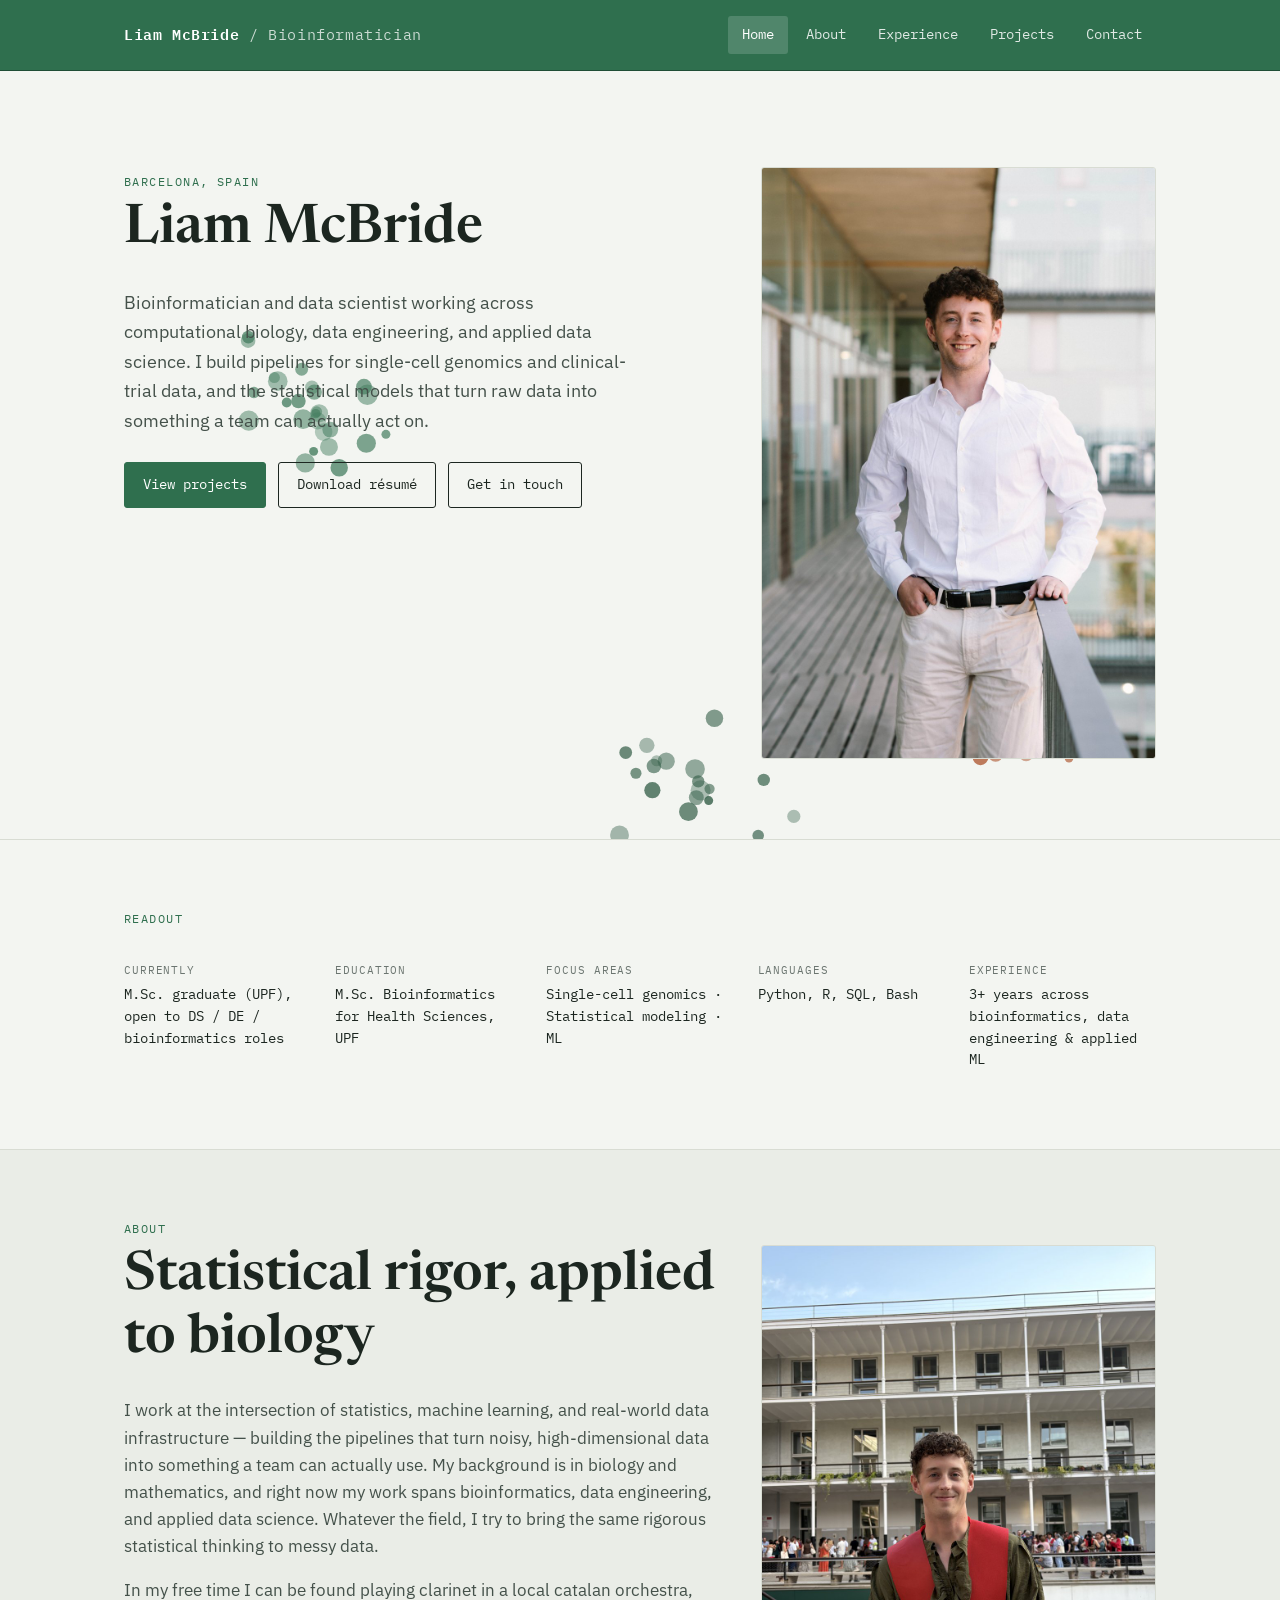
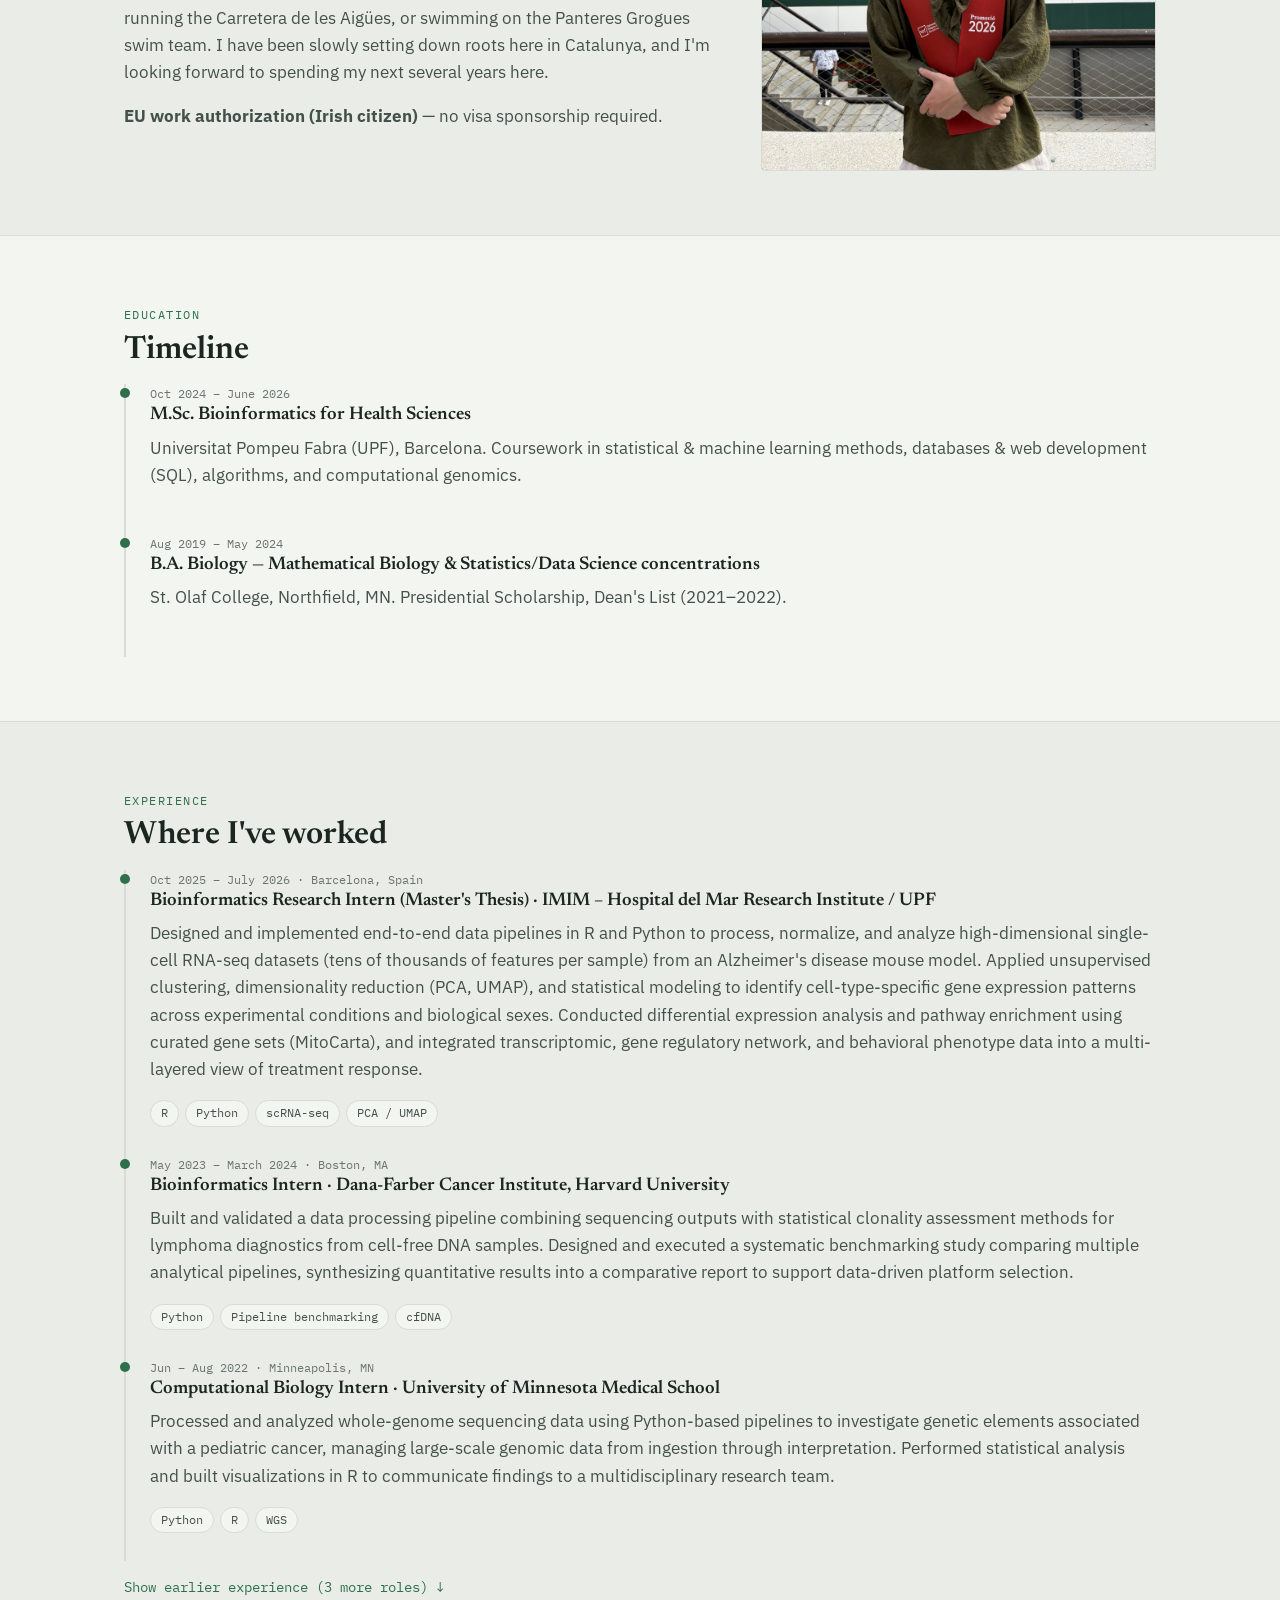
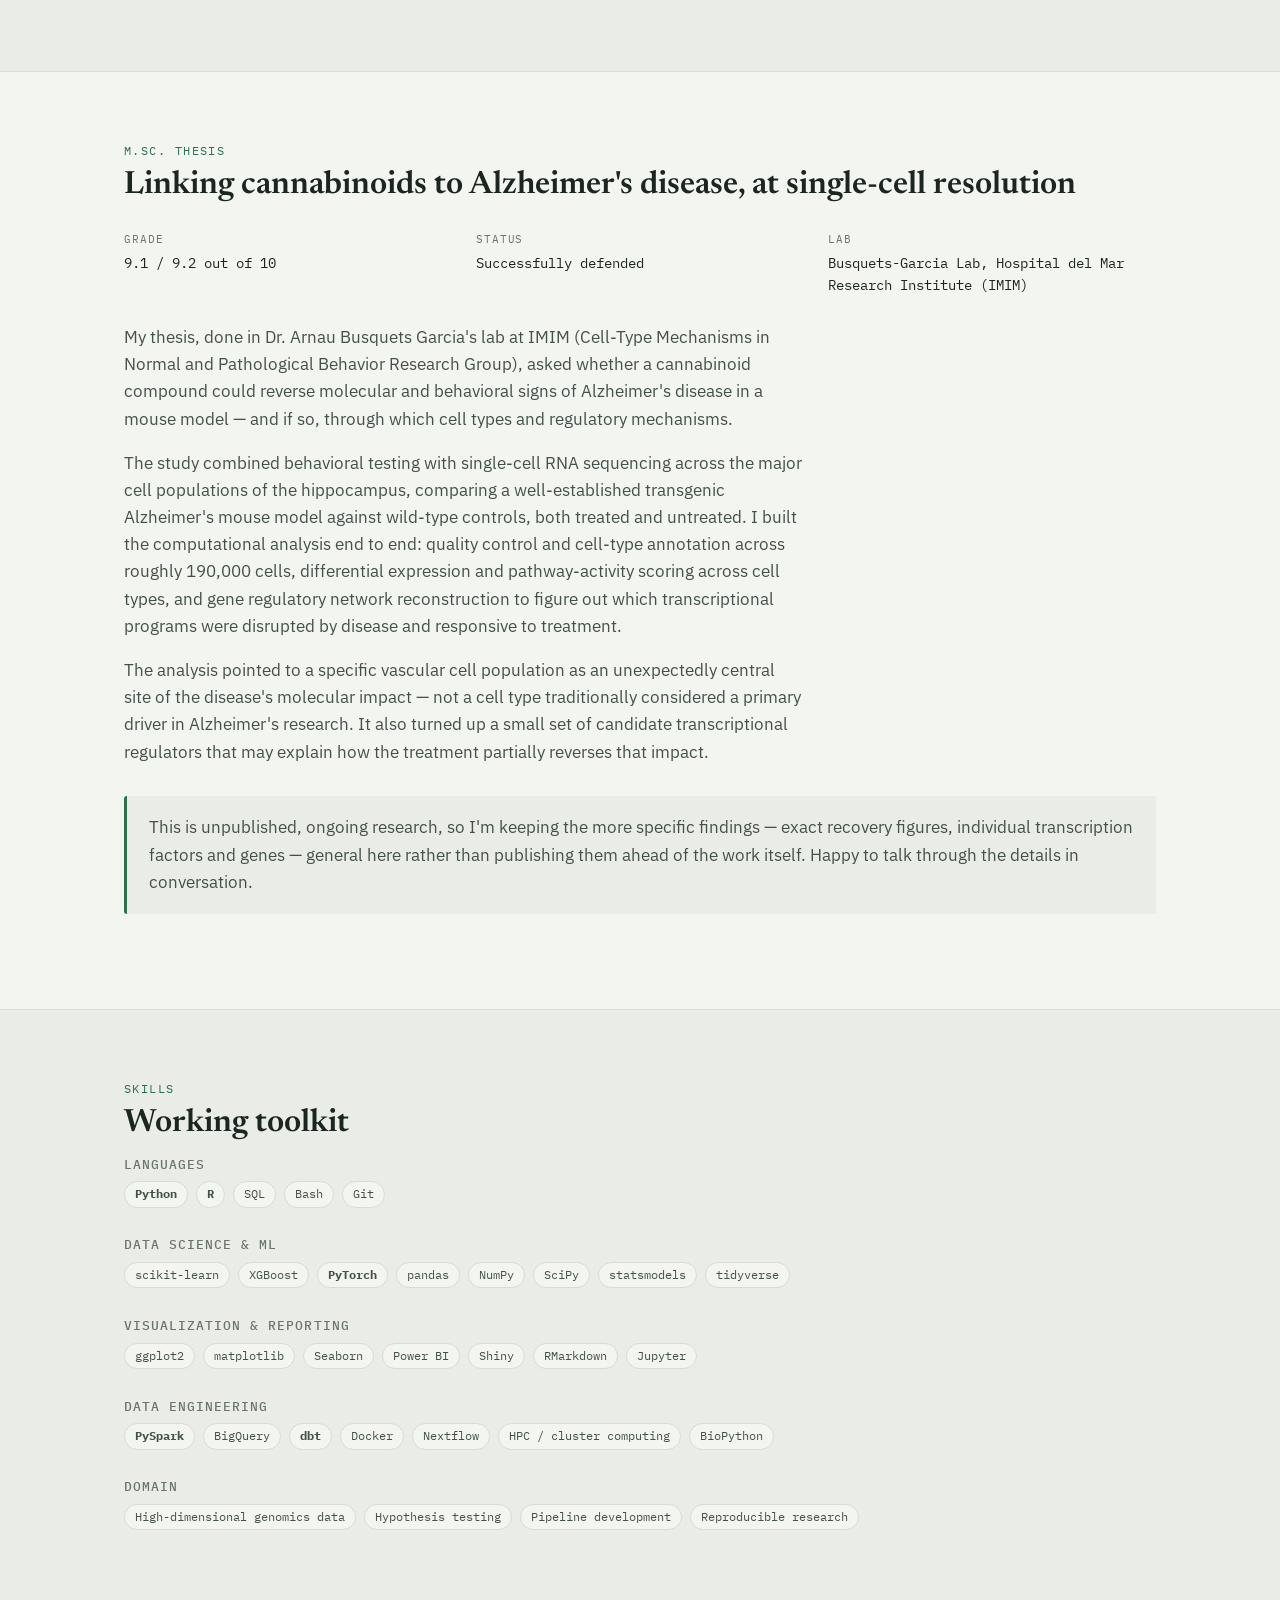
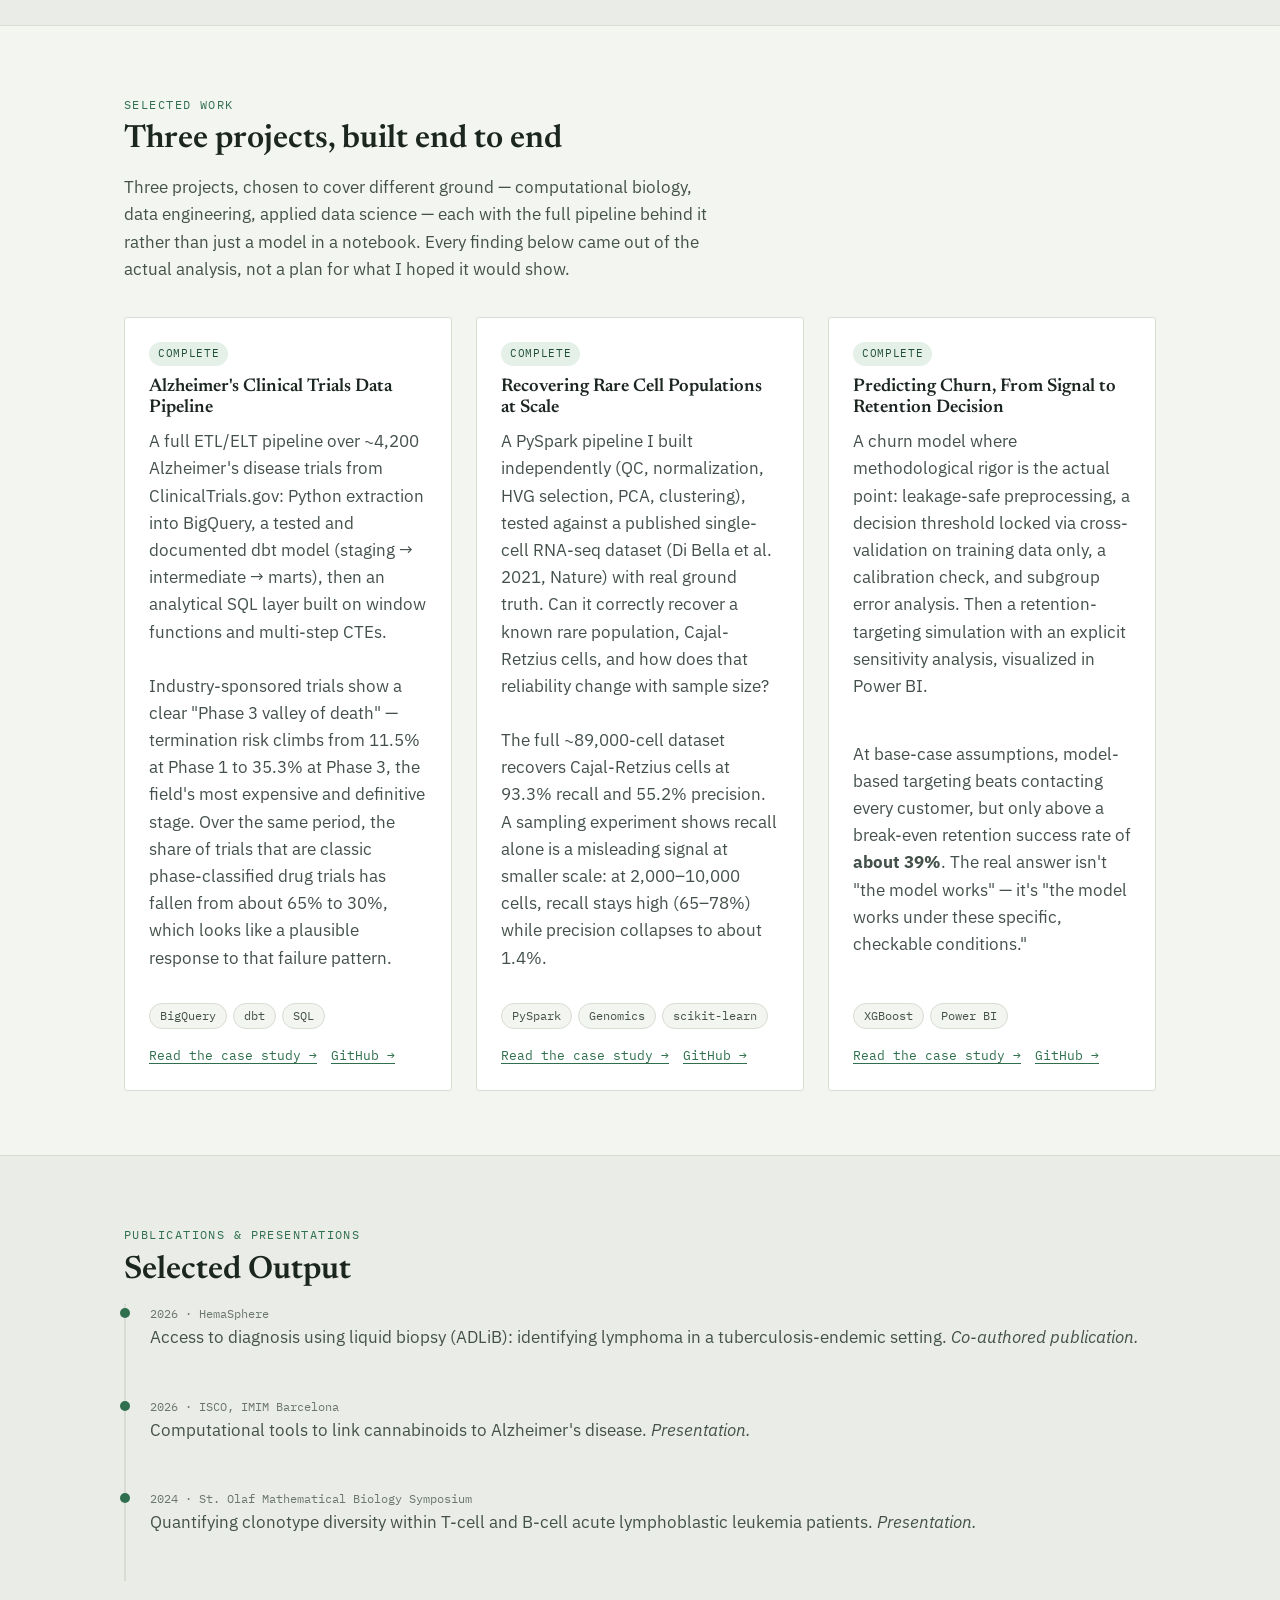
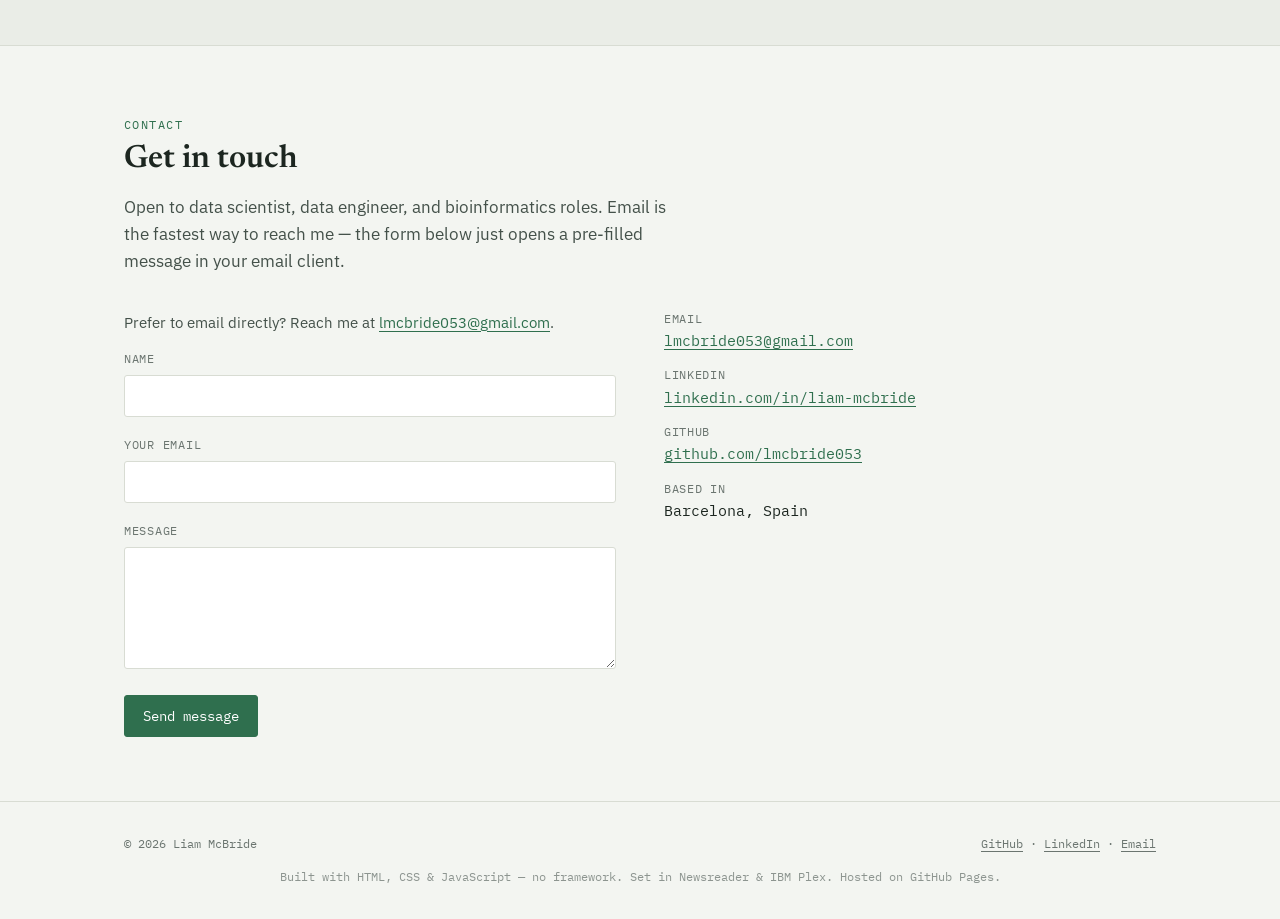
<file: index.html>
<!DOCTYPE html>
<html lang="en">
<head>
<meta charset="UTF-8">
<meta name="viewport" content="width=device-width, initial-scale=1.0">
<title>Liam McBride — Bioinformatician & Data Scientist</title>
<meta name="description" content="Portfolio of Liam McBride: bioinformatics, data engineering, and applied data science on high-dimensional biological and real-world data.">
<link rel="preconnect" href="https://fonts.googleapis.com">
<link href="https://fonts.googleapis.com/css2?family=Newsreader:ital,wght@0,500;0,600;1,500&family=IBM+Plex+Sans:wght@400;500;600&family=IBM+Plex+Mono:wght@400;500&display=swap" rel="stylesheet">
<link rel="stylesheet" href="style.css">
</head>
<body>

<header id="site-header" class="site-header"></header>

<section class="hero" id="home">
  <div id="hero-scatter" class="hero-scatter"></div>
  <div class="hero-inner">
    <div class="about-hero-grid">
      <div>
        <span class="eyebrow">Barcelona, Spain</span>
        <h1>Liam McBride</h1>
        <p class="lede">
          Bioinformatician and data scientist working across computational
          biology, data engineering, and applied data science. I build
          pipelines for single-cell genomics and clinical-trial data, and
          the statistical models that turn raw data into something a
          team can actually act on.
        </p>
        <div class="hero-actions">
          <a class="btn btn-primary" href="#projects">View projects</a>
          <a class="btn" href="resume.pdf">Download résumé</a>
          <a class="btn" href="#contact">Get in touch</a>
        </div>
      </div>
      <img src="assets/img/headshot.jpg" alt="Portrait of Liam McBride" width="960" height="1440">
    </div>
  </div>
</section>

<section class="block">
  <div class="container">
    <span class="eyebrow">Readout</span>
    <dl class="readout">
      <div>
        <dt>Currently</dt>
        <dd>M.Sc. graduate (UPF), open to DS / DE / bioinformatics roles</dd>
      </div>
      <div>
        <dt>Education</dt>
        <dd>M.Sc. Bioinformatics for Health Sciences, UPF</dd>
      </div>
      <div>
        <dt>Focus areas</dt>
        <dd>Single-cell genomics · Statistical modeling · ML</dd>
      </div>
      <div>
        <dt>Languages</dt>
        <dd>Python, R, SQL, Bash</dd>
      </div>
      <div>
        <dt>Experience</dt>
        <dd>3+ years across bioinformatics, data engineering &amp; applied ML</dd>
      </div>
    </dl>
  </div>
</section>

<!-- ============================== ABOUT ============================== -->
<section class="block alt" id="about">
  <div class="container">
    <span class="eyebrow">About</span>
    <div class="about-hero-grid">
      <div>
        <h1>Statistical rigor, applied to biology</h1>
        <p class="lede" style="max-width: 60ch;">
          I work at the intersection of statistics, machine learning, and
          real-world data infrastructure — building the pipelines that
          turn noisy, high-dimensional data into something a team can
          actually use. My background is in biology and mathematics, and
          right now my work spans bioinformatics, data engineering, and
          applied data science. Whatever the field, I try to bring the
          same rigorous statistical thinking to messy data.
        </p>
        <p style="max-width: 60ch;">
          In my free time I can be found playing clarinet in a local
          catalan orchestra, running the Carretera de les Aigües, or
          swimming on the Panteres Grogues swim team. I have been
          slowly setting down roots here in Catalunya, and I'm looking
          forward to spending my next several years here.
        </p>
        <p style="max-width: 60ch;">
          <strong>EU work authorization (Irish citizen)</strong> — no visa
          sponsorship required.
        </p>
      </div>
      <img src="assets/img/graduation.jpg" alt="Liam McBride at UPF graduation, 2026" width="960" height="1280">
    </div>
  </div>
</section>

<section class="block">
  <div class="container">
    <span class="eyebrow">Education</span>
    <h2>Timeline</h2>

    <div class="timeline-item">
      <div class="when">Oct 2024 – June 2026</div>
      <h3>M.Sc. Bioinformatics for Health Sciences</h3>
      <p>Universitat Pompeu Fabra (UPF), Barcelona. Coursework in statistical &amp; machine learning methods, databases &amp; web development (SQL), algorithms, and computational genomics.</p>
    </div>

    <div class="timeline-item">
      <div class="when">Aug 2019 – May 2024</div>
      <h3>B.A. Biology — Mathematical Biology &amp; Statistics/Data Science concentrations</h3>
      <p>St. Olaf College, Northfield, MN. Presidential Scholarship, Dean's List (2021–2022).</p>
    </div>
  </div>
</section>

<!-- ============================== EXPERIENCE ============================== -->
<section class="block alt" id="experience">
  <div class="container">
    <span class="eyebrow">Experience</span>
    <h2>Where I've worked</h2>

    <div class="timeline-item">
      <div class="when">Oct 2025 – July 2026 · Barcelona, Spain</div>
      <h3>Bioinformatics Research Intern (Master's Thesis) · IMIM – Hospital del Mar Research Institute / UPF</h3>
      <p>Designed and implemented end-to-end data pipelines in R and Python to process, normalize, and analyze high-dimensional single-cell RNA-seq datasets (tens of thousands of features per sample) from an Alzheimer's disease mouse model. Applied unsupervised clustering, dimensionality reduction (PCA, UMAP), and statistical modeling to identify cell-type-specific gene expression patterns across experimental conditions and biological sexes. Conducted differential expression analysis and pathway enrichment using curated gene sets (MitoCarta), and integrated transcriptomic, gene regulatory network, and behavioral phenotype data into a multi-layered view of treatment response.</p>
      <div class="tags">
        <span class="tag">R</span><span class="tag">Python</span><span class="tag">scRNA-seq</span><span class="tag">PCA / UMAP</span>
      </div>
    </div>

    <div class="timeline-item">
      <div class="when">May 2023 – March 2024 · Boston, MA</div>
      <h3>Bioinformatics Intern · Dana-Farber Cancer Institute, Harvard University</h3>
      <p>Built and validated a data processing pipeline combining sequencing outputs with statistical clonality assessment methods for lymphoma diagnostics from cell-free DNA samples. Designed and executed a systematic benchmarking study comparing multiple analytical pipelines, synthesizing quantitative results into a comparative report to support data-driven platform selection.</p>
      <div class="tags">
        <span class="tag">Python</span><span class="tag">Pipeline benchmarking</span><span class="tag">cfDNA</span>
      </div>
    </div>

    <div class="timeline-item">
      <div class="when">Jun – Aug 2022 · Minneapolis, MN</div>
      <h3>Computational Biology Intern · University of Minnesota Medical School</h3>
      <p>Processed and analyzed whole-genome sequencing data using Python-based pipelines to investigate genetic elements associated with a pediatric cancer, managing large-scale genomic data from ingestion through interpretation. Performed statistical analysis and built visualizations in R to communicate findings to a multidisciplinary research team.</p>
      <div class="tags">
        <span class="tag">Python</span><span class="tag">R</span><span class="tag">WGS</span>
      </div>
    </div>

    <details class="timeline-more">
      <summary>
        <span class="show-label">Show earlier experience (3 more roles) ↓</span>
        <span class="hide-label">Hide earlier experience ↑</span>
      </summary>

      <div class="timeline-item">
        <div class="when">Mar 2017 – May 2021 · Northampton, MA (incl. a COVID-period gap year, 2020–2021)</div>
        <h3>Research Assistant · Smith College</h3>
        <p>Developed a Python-based data extraction pipeline to process large collections of biological sequence files from public databases, enabling downstream phylogenetic analysis. Applied statistical tools and databases to analyze genome-scale datasets and reconstruct evolutionary relationships across species.</p>
        <div class="tags">
          <span class="tag">Python</span><span class="tag">Phylogenetics</span>
        </div>
      </div>

      <div class="timeline-item">
        <div class="when">Jun – Aug 2021 · Northfield, MN</div>
        <h3>Student Researcher · St. Olaf College, Biology Department</h3>
        <p>Designed an experiment and performed statistical analysis and data visualization in R to study environmental nutrient dynamics; presented findings at a college-wide research symposium.</p>
        <div class="tags">
          <span class="tag">R</span><span class="tag">Experimental design</span>
        </div>
      </div>

      <div class="timeline-item">
        <div class="when">2022 – 2024 · Northfield, MN</div>
        <h3>R Tutor · St. Olaf College</h3>
        <p>Supported students in biology and statistics courses with R programming, data wrangling, visualization, and reproducible analysis workflows in RStudio and RMarkdown.</p>
        <div class="tags">
          <span class="tag">R</span><span class="tag">Teaching</span>
        </div>
      </div>
    </details>
  </div>
</section>

<!-- ============================== THESIS ============================== -->
<section class="block" id="thesis">
  <div class="container">
    <span class="eyebrow">M.Sc. Thesis</span>
    <h2>Linking cannabinoids to Alzheimer's disease, at single-cell resolution</h2>

    <dl class="readout" style="margin-bottom: 2em;">
      <div><dt>Grade</dt><dd>9.1 / 9.2 out of 10</dd></div>
      <div><dt>Status</dt><dd>Successfully defended</dd></div>
      <div><dt>Lab</dt><dd>Busquets-Garcia Lab, Hospital del Mar Research Institute (IMIM)</dd></div>
    </dl>

    <p style="max-width: 68ch;">
      My thesis, done in Dr. Arnau Busquets Garcia's lab at IMIM
      (Cell-Type Mechanisms in Normal and Pathological Behavior Research
      Group), asked whether a cannabinoid compound could reverse
      molecular and behavioral signs of Alzheimer's disease in a mouse
      model — and if so, through which cell types and regulatory
      mechanisms.
    </p>
    <p style="max-width: 68ch;">
      The study combined behavioral testing with single-cell RNA
      sequencing across the major cell populations of the hippocampus,
      comparing a well-established transgenic Alzheimer's mouse model
      against wild-type controls, both treated and untreated. I built
      the computational analysis end to end: quality control and
      cell-type annotation across roughly 190,000 cells, differential
      expression and pathway-activity scoring across cell types, and
      gene regulatory network reconstruction to figure out which
      transcriptional programs were disrupted by disease and responsive
      to treatment.
    </p>
    <p style="max-width: 68ch;">
      The analysis pointed to a specific vascular cell population as an
      unexpectedly central site of the disease's molecular impact — not
      a cell type traditionally considered a primary driver in
      Alzheimer's research. It also turned up a small set of candidate
      transcriptional regulators that may explain how the treatment
      partially reverses that impact.
    </p>

    <div class="callout">
      <p>This is unpublished, ongoing research, so I'm keeping the more
      specific findings — exact recovery figures, individual
      transcription factors and genes — general here rather than
      publishing them ahead of the work itself. Happy to talk through
      the details in conversation.</p>
    </div>
  </div>
</section>

<!-- ============================== SKILLS ============================== -->
<section class="block alt" id="skills">
  <div class="container">
    <span class="eyebrow">Skills</span>
    <h2>Working toolkit</h2>

    <div class="skill-group">
      <h3>Languages</h3>
      <div class="skill-tags">
        <span class="tag"><strong>Python</strong></span><span class="tag"><strong>R</strong></span><span class="tag">SQL</span><span class="tag">Bash</span><span class="tag">Git</span>
      </div>
    </div>

    <div class="skill-group">
      <h3>Data Science &amp; ML</h3>
      <div class="skill-tags">
        <span class="tag">scikit-learn</span><span class="tag">XGBoost</span><span class="tag"><strong>PyTorch</strong></span><span class="tag">pandas</span><span class="tag">NumPy</span><span class="tag">SciPy</span><span class="tag">statsmodels</span><span class="tag">tidyverse</span>
      </div>
    </div>

    <div class="skill-group">
      <h3>Visualization &amp; Reporting</h3>
      <div class="skill-tags">
        <span class="tag">ggplot2</span><span class="tag">matplotlib</span><span class="tag">Seaborn</span><span class="tag">Power BI</span><span class="tag">Shiny</span><span class="tag">RMarkdown</span><span class="tag">Jupyter</span>
      </div>
    </div>

    <div class="skill-group">
      <h3>Data Engineering</h3>
      <div class="skill-tags">
        <span class="tag"><strong>PySpark</strong></span><span class="tag">BigQuery</span><span class="tag"><strong>dbt</strong></span><span class="tag">Docker</span><span class="tag">Nextflow</span><span class="tag">HPC / cluster computing</span><span class="tag">BioPython</span>
      </div>
    </div>

    <div class="skill-group">
      <h3>Domain</h3>
      <div class="skill-tags">
        <span class="tag">High-dimensional genomics data</span><span class="tag">Hypothesis testing</span><span class="tag">Pipeline development</span><span class="tag">Reproducible research</span>
      </div>
    </div>
  </div>
</section>

<!-- ============================== PROJECTS ============================== -->
<section class="block" id="projects">
  <div class="container">
    <span class="eyebrow">Selected Work</span>
    <h2>Three projects, built end to end</h2>
    <p style="max-width: 60ch;">
      Three projects, chosen to cover different ground — computational
      biology, data engineering, applied data science — each with the
      full pipeline behind it rather than just a model in a notebook.
      Every finding below came out of the actual analysis, not a plan
      for what I hoped it would show.
    </p>

    <div class="grid" style="margin-top: 2em;">

      <div class="card">
        <span class="card-status status-complete">Complete</span>
        <h3>Alzheimer's Clinical Trials Data Pipeline</h3>
        <p class="desc">
          A full ETL/ELT pipeline over ~4,200 Alzheimer's disease trials
          from ClinicalTrials.gov: Python extraction into BigQuery, a
          tested and documented dbt model (staging → intermediate →
          marts), then an analytical SQL layer built on window functions
          and multi-step CTEs.
        </p>
        <p class="desc">
          Industry-sponsored trials show a clear "Phase 3 valley of
          death" — termination risk climbs from 11.5% at Phase 1 to
          35.3% at Phase 3, the field's most expensive and definitive
          stage. Over the same period, the share of trials that are
          classic phase-classified drug trials has fallen from about 65%
          to 30%, which looks like a plausible response to that failure
          pattern.
        </p>
        <div class="tags">
          <span class="tag">BigQuery</span><span class="tag">dbt</span><span class="tag">SQL</span>
        </div>
        <div class="card-links">
          <a href="project-clinical-trials.html">Read the case study →</a>
          <a href="https://github.com/lmcbride053/clinical-alzheimers-trials" target="_blank" rel="noopener">GitHub →</a>
        </div>
      </div>

      <div class="card">
        <span class="card-status status-complete">Complete</span>
        <h3>Recovering Rare Cell Populations at Scale</h3>
        <p class="desc">
          A PySpark pipeline I built independently (QC, normalization,
          HVG selection, PCA, clustering), tested against a published
          single-cell RNA-seq dataset (Di Bella et al. 2021, Nature)
          with real ground truth. Can it correctly recover a known rare
          population, Cajal-Retzius cells, and how does that reliability
          change with sample size?
        </p>
        <p class="desc">
          The full ~89,000-cell dataset recovers Cajal-Retzius cells at
          93.3% recall and 55.2% precision. A sampling experiment shows
          recall alone is a misleading signal at smaller scale: at
          2,000–10,000 cells, recall stays high (65–78%) while precision
          collapses to about 1.4%.
        </p>
        <div class="tags">
          <span class="tag">PySpark</span><span class="tag">Genomics</span><span class="tag">scikit-learn</span>
        </div>
        <div class="card-links">
          <a href="project-pyspark.html">Read the case study →</a>
          <a href="https://github.com/lmcbride053/rare-celltype-detection.git" target="_blank" rel="noopener">GitHub →</a>
        </div>
      </div>

      <div class="card">
        <span class="card-status status-complete">Complete</span>
        <h3>Predicting Churn, From Signal to Retention Decision</h3>
        <p class="desc">
          A churn model where methodological rigor is the actual point:
          leakage-safe preprocessing, a decision threshold locked via
          cross-validation on training data only, a calibration check,
          and subgroup error analysis. Then a retention-targeting
          simulation with an explicit sensitivity analysis, visualized
          in Power BI.
        </p>
        <p class="desc">
          At base-case assumptions, model-based targeting beats
          contacting every customer, but only above a break-even
          retention success rate of <strong>about 39%</strong>. The real
          answer isn't "the model works" — it's "the model works under
          these specific, checkable conditions."
        </p>
        <div class="tags">
          <span class="tag">XGBoost</span><span class="tag">Power BI</span>
        </div>
        <div class="card-links">
          <a href="project-churn.html">Read the case study →</a>
          <a href="https://github.com/lmcbride053/customer-churn-prediction.git" target="_blank" rel="noopener">GitHub →</a>
        </div>
      </div>

    </div>
  </div>
</section>

<!-- ============================== PUBLICATIONS ============================== -->
<section class="block alt" id="publications">
  <div class="container">
    <span class="eyebrow">Publications &amp; Presentations</span>
    <h2>Selected Output</h2>

    <div class="timeline-item">
      <div class="when">2026 · HemaSphere</div>
      <p>Access to diagnosis using liquid biopsy (ADLiB): identifying lymphoma in a tuberculosis-endemic setting. <em>Co-authored publication.</em></p>
    </div>

    <div class="timeline-item">
      <div class="when">2026 · ISCO, IMIM Barcelona</div>
      <p>Computational tools to link cannabinoids to Alzheimer's disease. <em>Presentation.</em></p>
    </div>

    <div class="timeline-item">
      <div class="when">2024 · St. Olaf Mathematical Biology Symposium</div>
      <p>Quantifying clonotype diversity within T-cell and B-cell acute lymphoblastic leukemia patients. <em>Presentation.</em></p>
    </div>
  </div>
</section>

<!-- ============================== CONTACT ============================== -->
<section class="block" id="contact">
  <div class="container">
    <span class="eyebrow">Contact</span>
    <h2>Get in touch</h2>
    <p class="lede" style="max-width: 55ch;">
      Open to data scientist, data engineer, and bioinformatics roles.
      Email is the fastest way to reach me — the form below just opens
      a pre-filled message in your email client.
    </p>

    <div class="contact-grid">
      <div>
        <p style="margin-bottom: 1em; font-size: 0.9em;">
          Prefer to email directly? Reach me at
          <a href="mailto:lmcbride053@gmail.com">lmcbride053@gmail.com</a>.
        </p>
        <form id="contact-form" action="#" method="get">
          <div class="field">
            <label for="name">Name</label>
            <input type="text" id="name" name="name" required>
          </div>
          <div class="field">
            <label for="email">Your email</label>
            <input type="email" id="email" name="email" required>
          </div>
          <div class="field">
            <label for="message">Message</label>
            <textarea id="message" name="message" rows="5" required></textarea>
          </div>
          <button type="submit" class="btn btn-primary">Send message</button>
        </form>
      </div>

      <div>
        <ul class="contact-list">
          <li><span class="k">Email</span><a href="mailto:lmcbride053@gmail.com">lmcbride053@gmail.com</a></li>
          <li><span class="k">LinkedIn</span><a href="https://linkedin.com/in/liam-mcbride-2b413019b" target="_blank" rel="noopener">linkedin.com/in/liam-mcbride</a></li>
          <li><span class="k">GitHub</span><a href="https://github.com/lmcbride053" target="_blank" rel="noopener">github.com/lmcbride053</a></li>
          <li><span class="k">Based in</span>Barcelona, Spain</li>
        </ul>
      </div>
    </div>
  </div>
</section>

<footer id="site-footer" class="site-footer"></footer>

<script src="main.js"></script>
<script>
  // Static-site contact form: builds a mailto: link from the fields
  // and opens the visitor's email client. No backend required.
  document.getElementById('contact-form').addEventListener('submit', function (e) {
    e.preventDefault();
    const name = document.getElementById('name').value;
    const email = document.getElementById('email').value;
    const message = document.getElementById('message').value;
    const subject = encodeURIComponent(`Portfolio contact from ${name}`);
    const body = encodeURIComponent(`${message}\n\n— ${name} (${email})`);
    window.location.href = `mailto:lmcbride053@gmail.com?subject=${subject}&body=${body}`;
  });
</script>
</body>
</html>
</file>
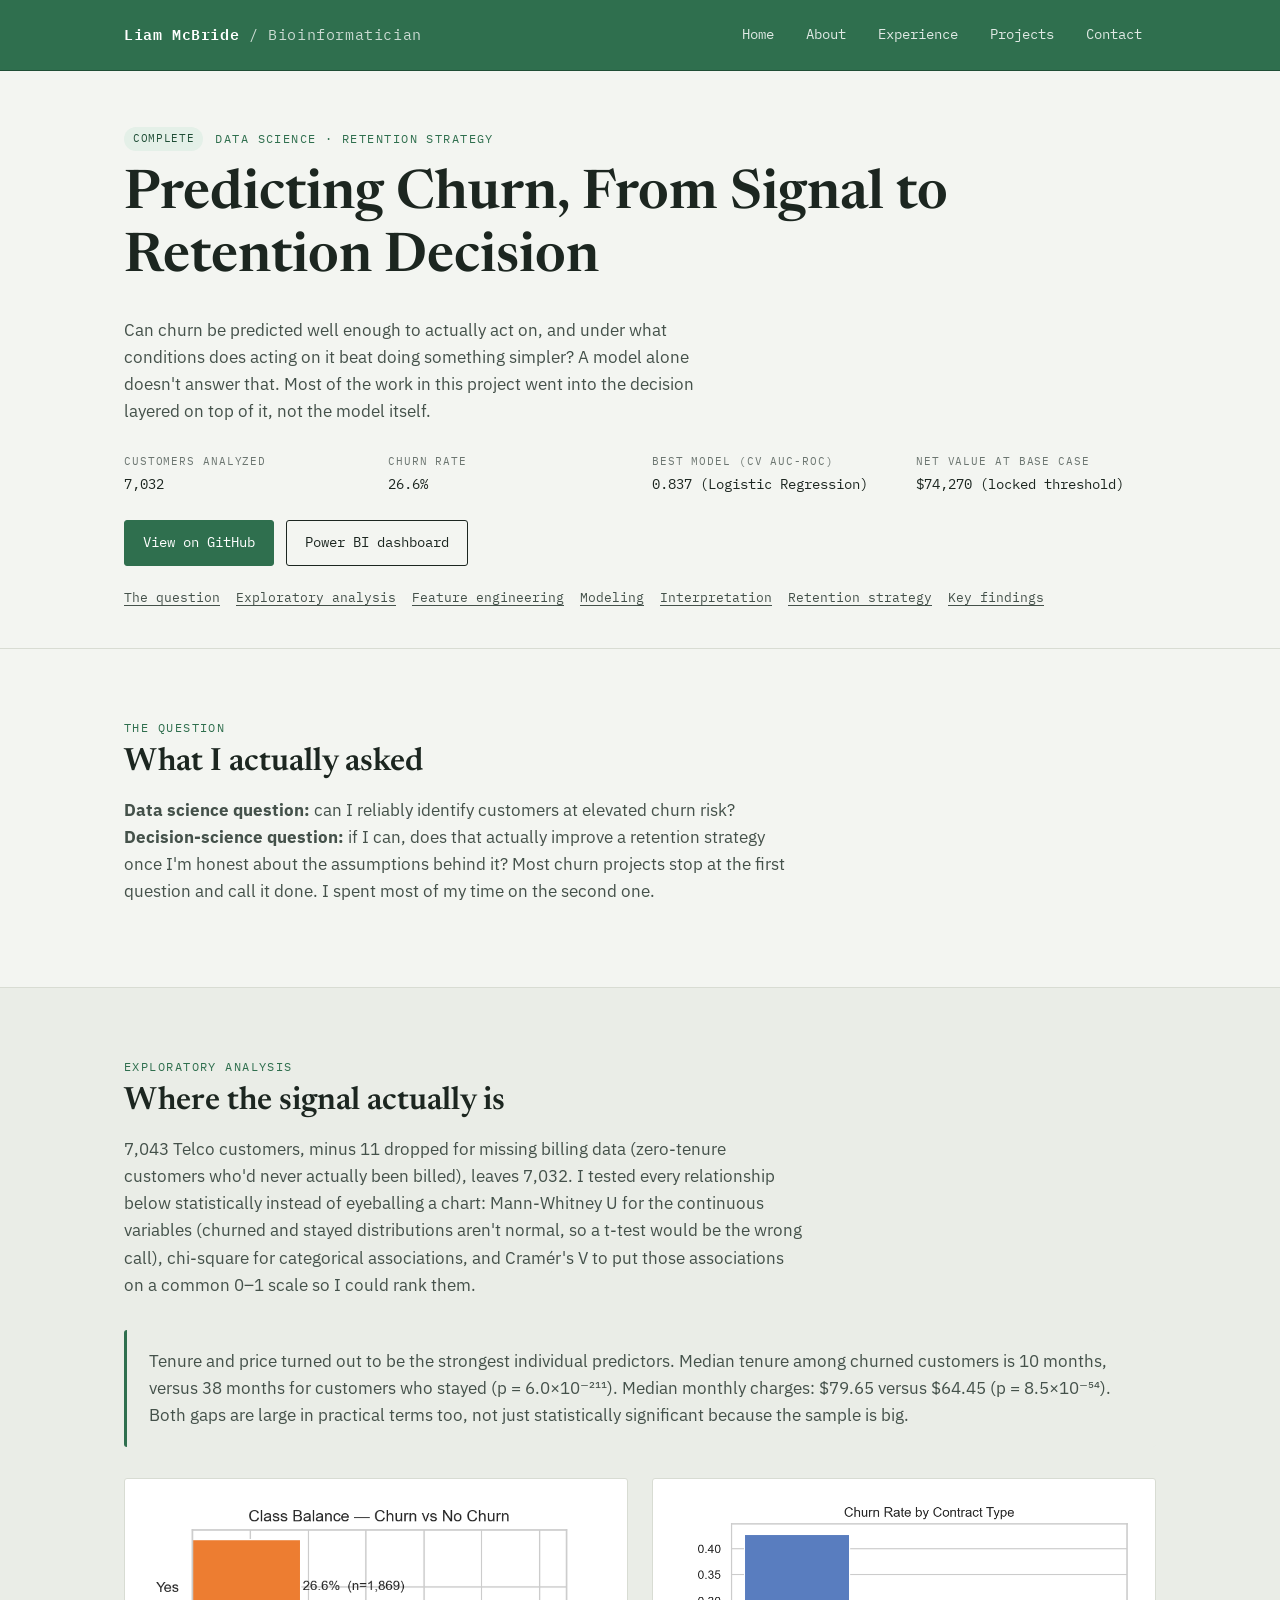
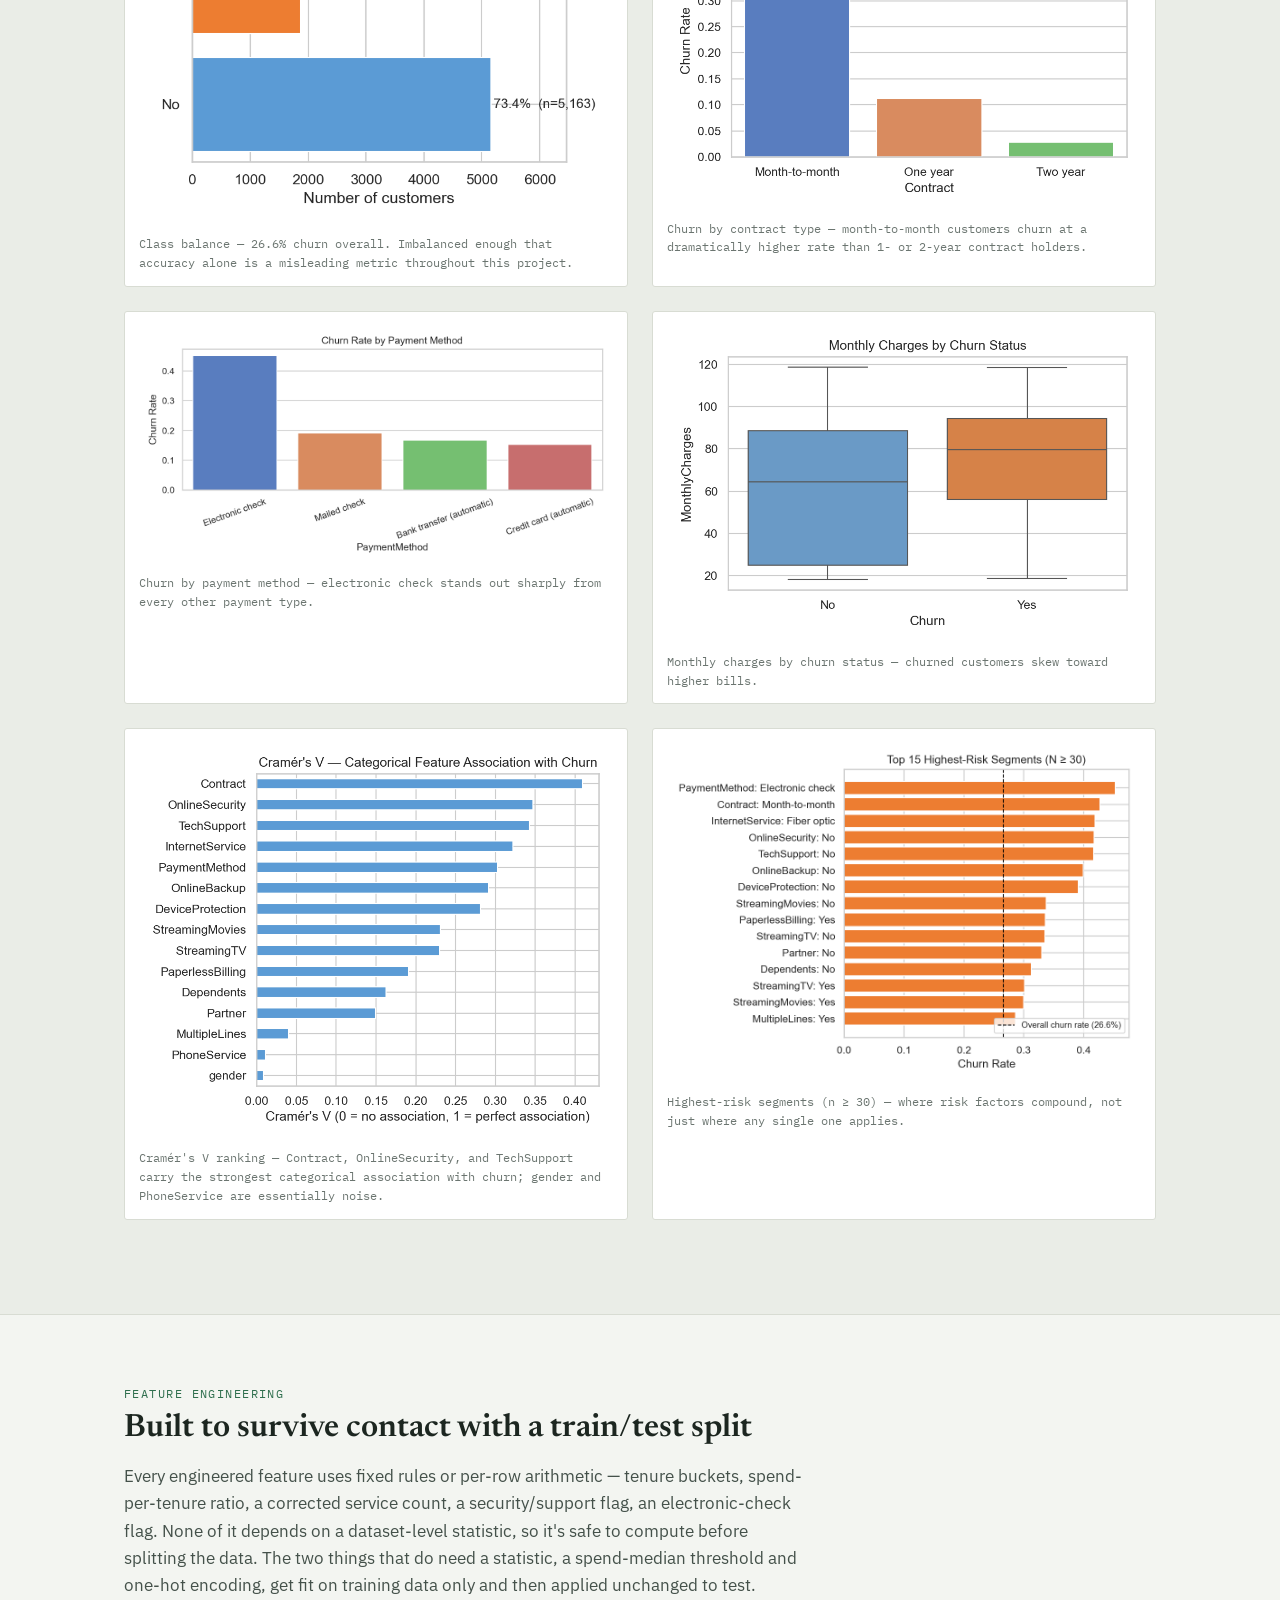
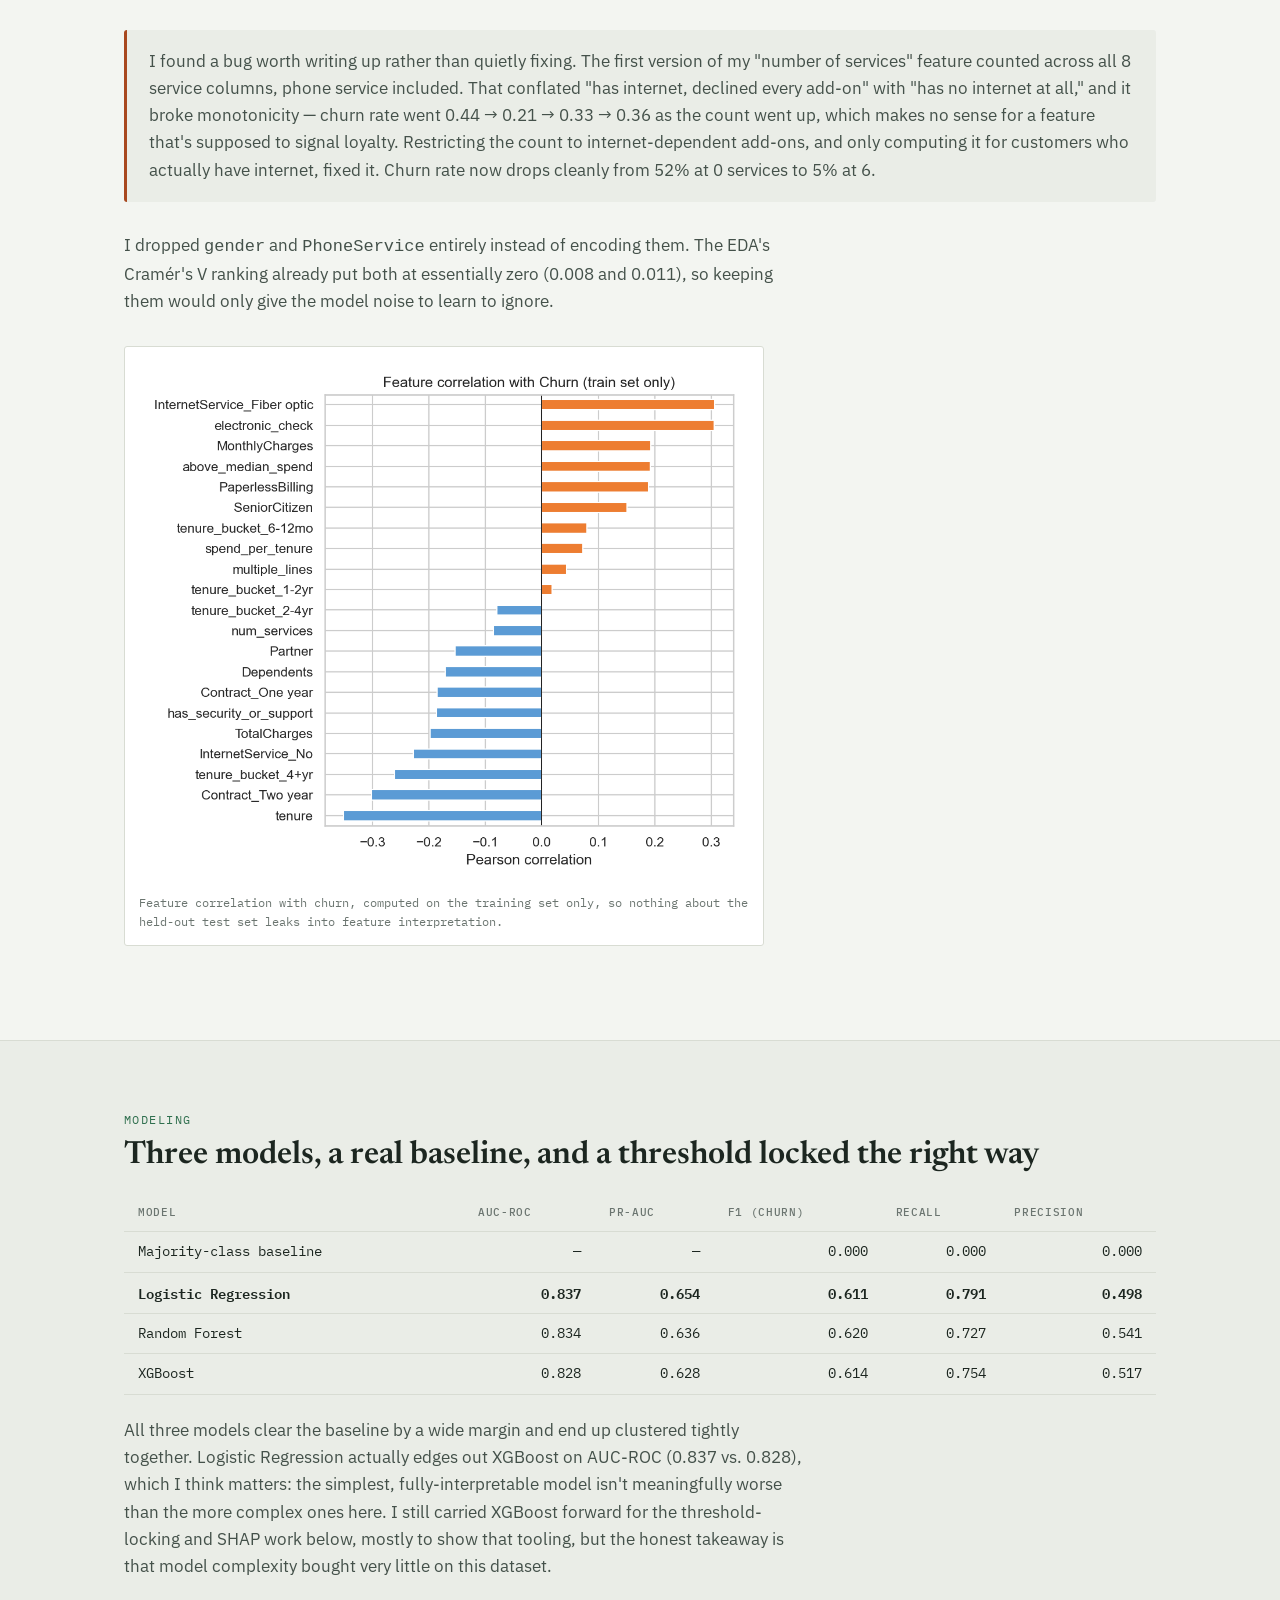
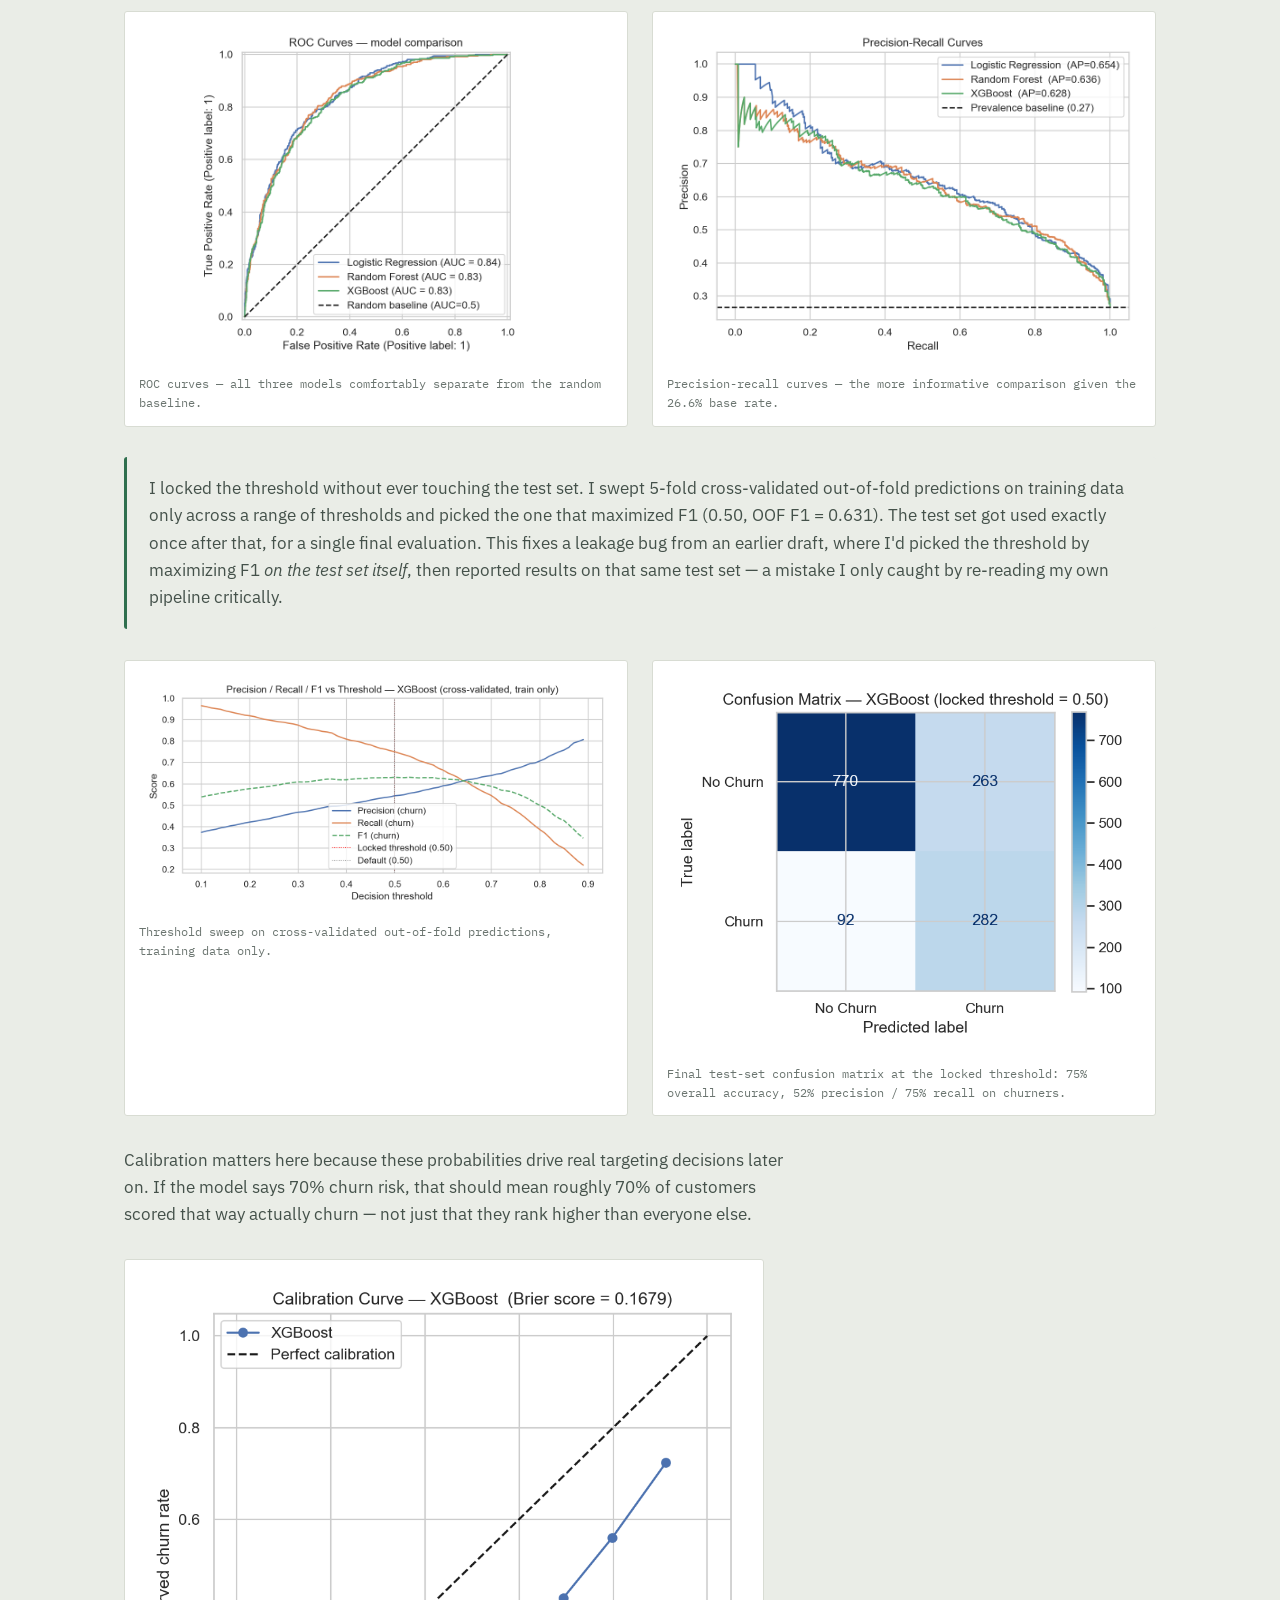
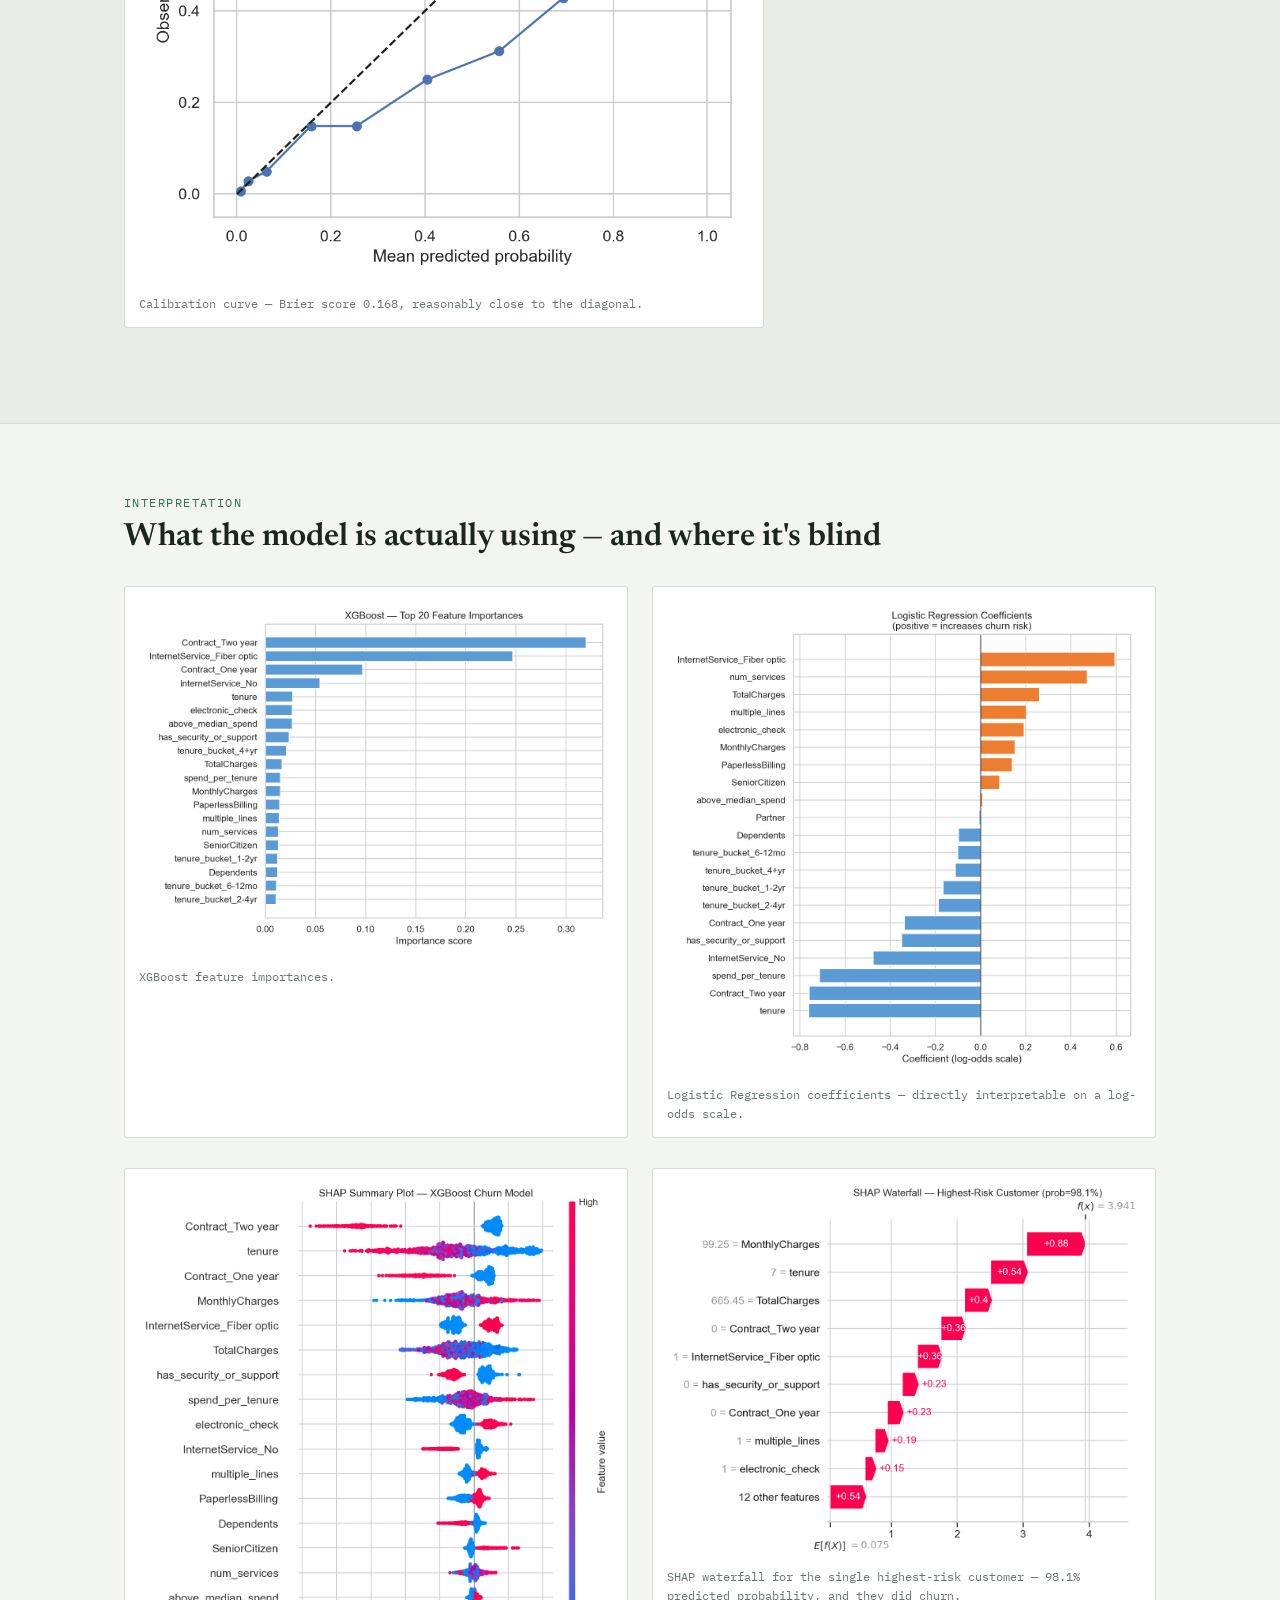
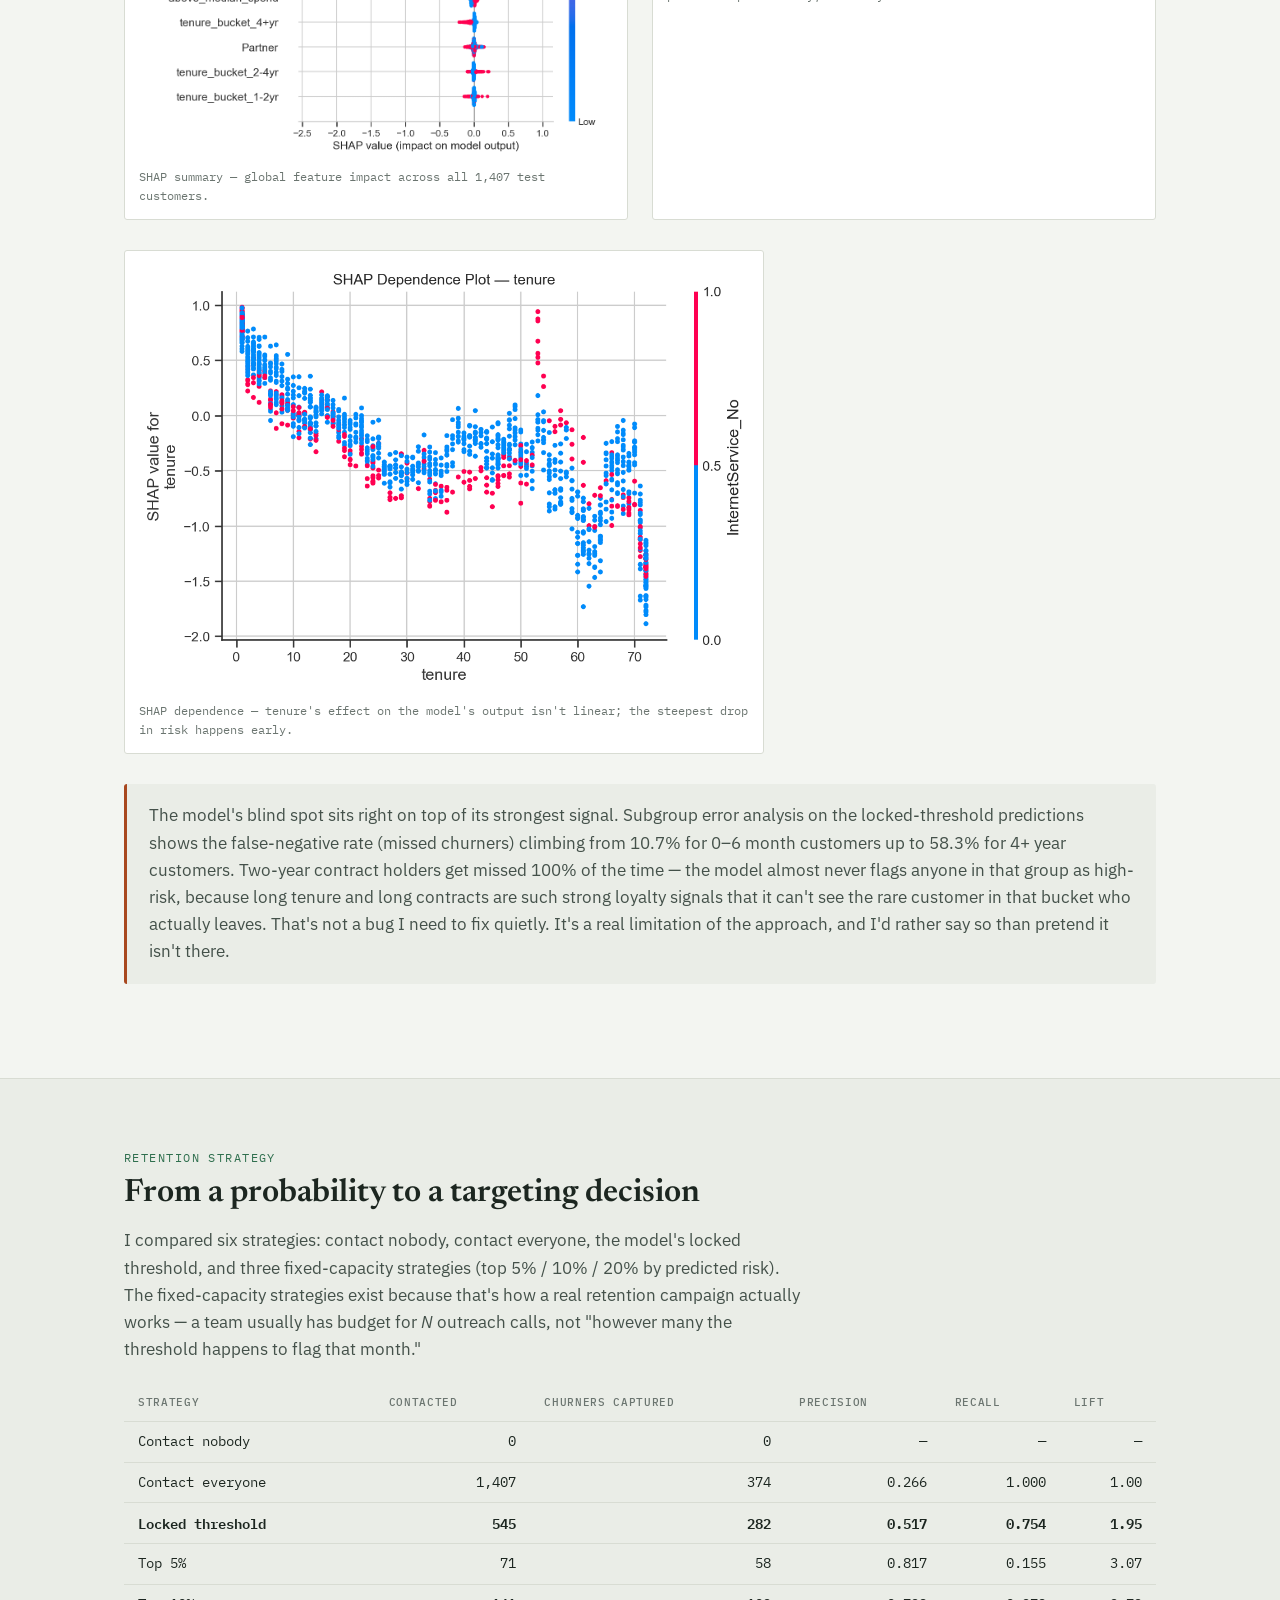
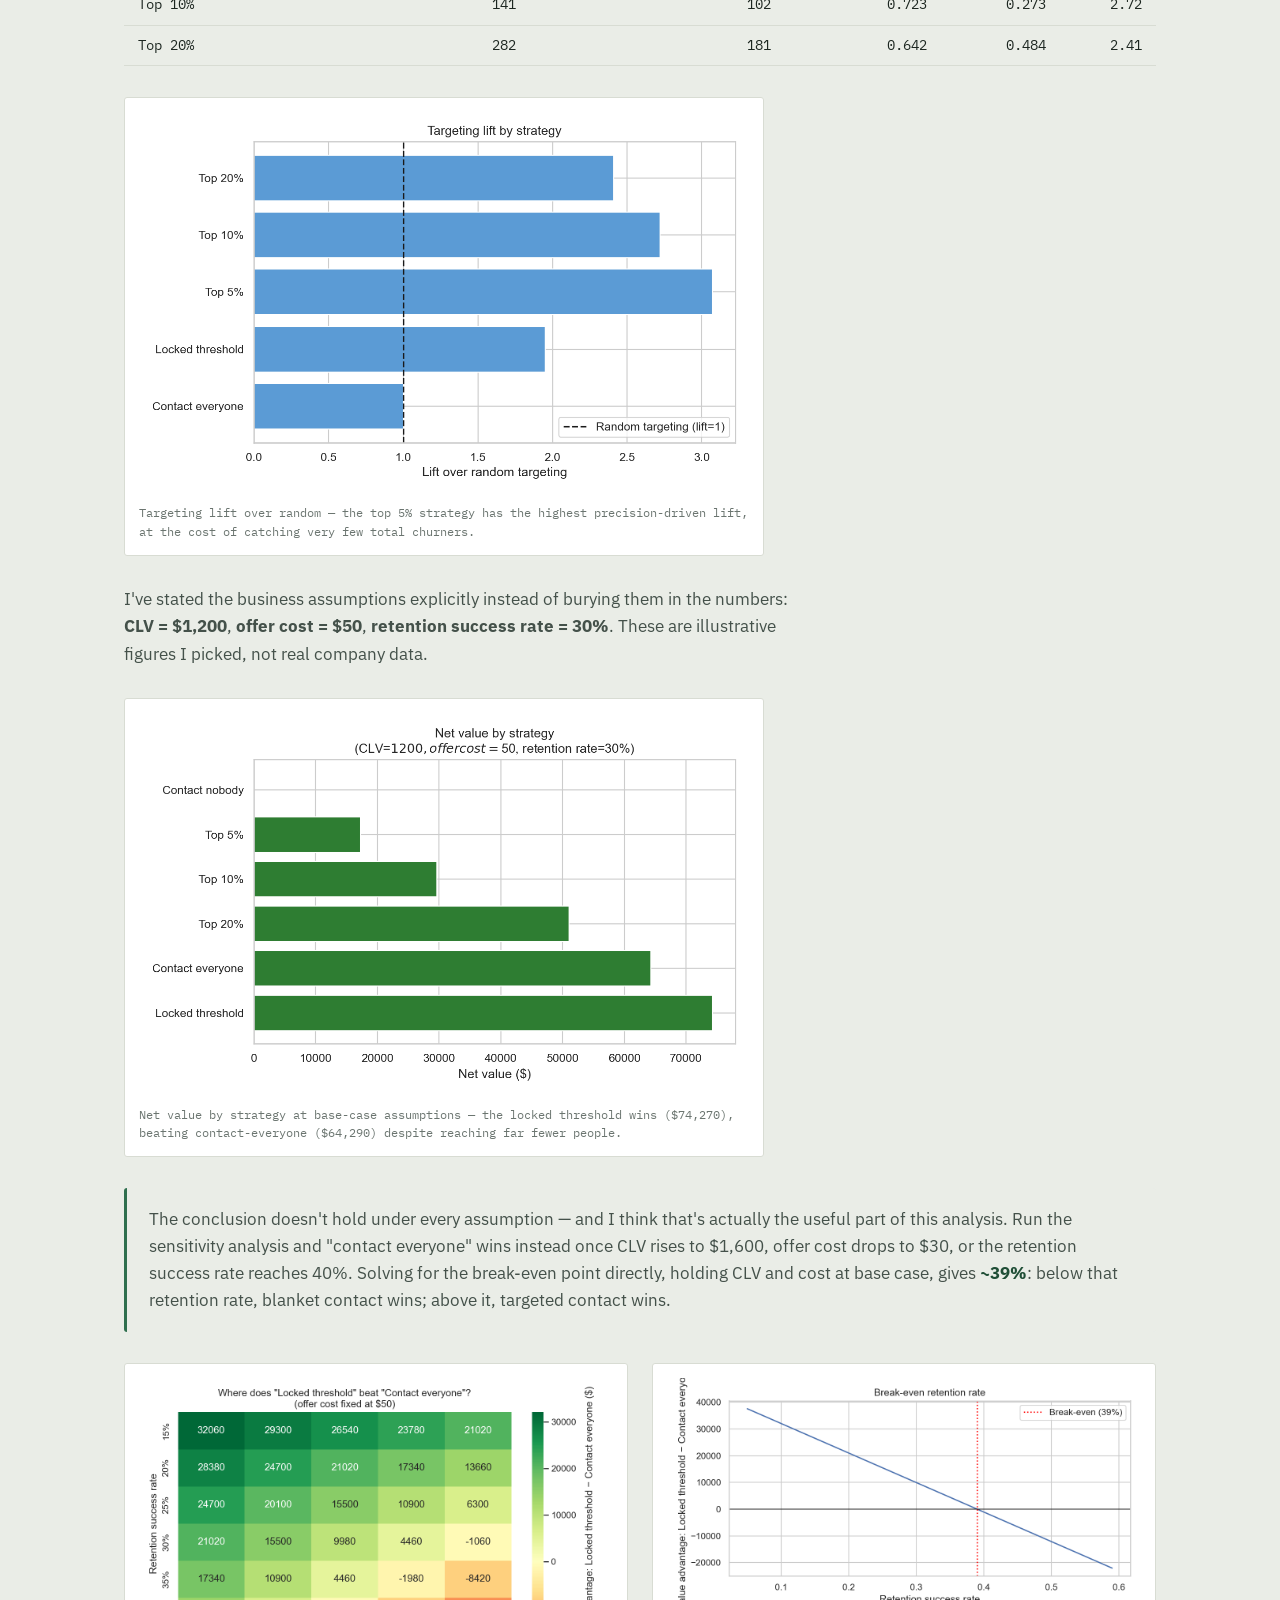
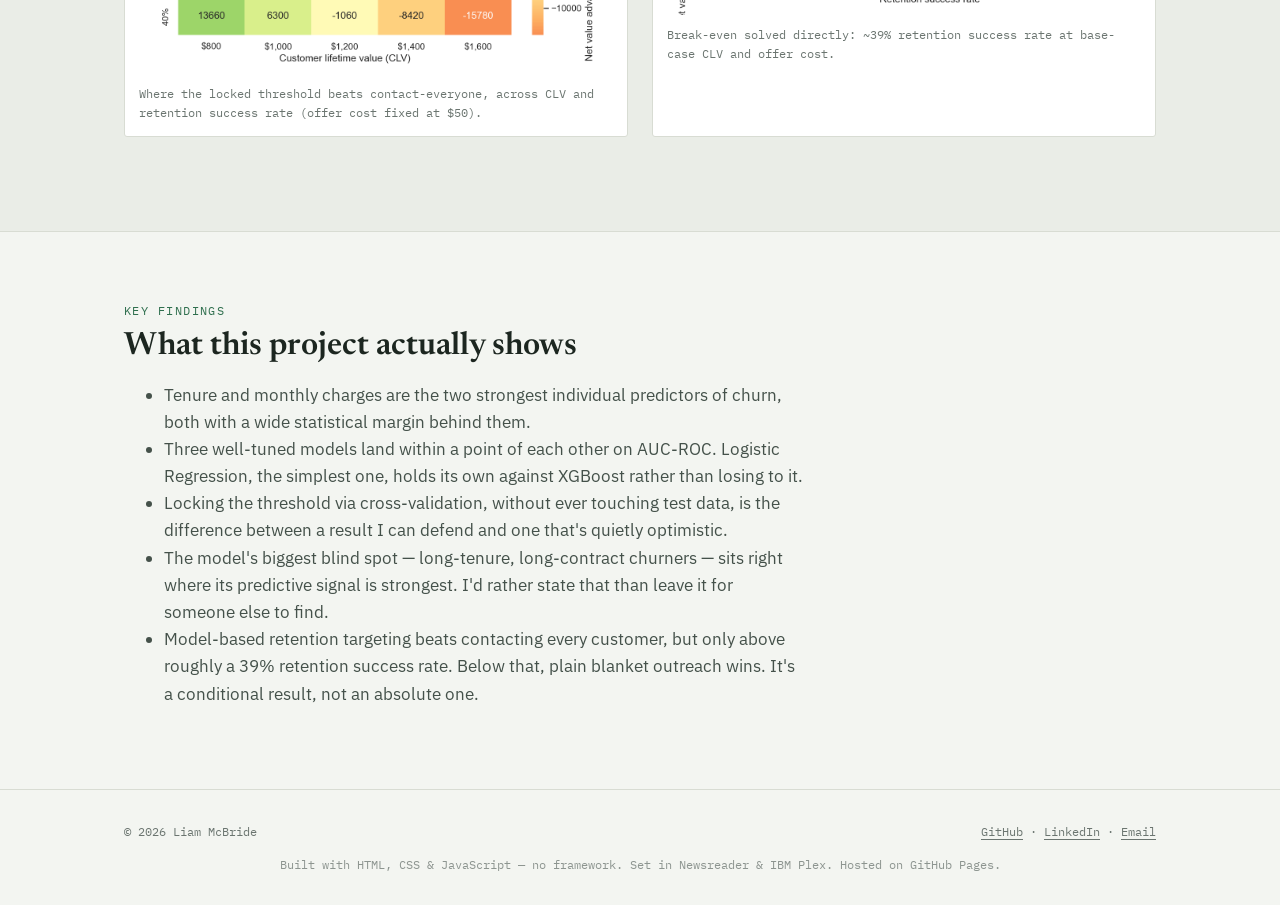
<file: project-churn.html>
<!DOCTYPE html>
<html lang="en">
<head>
<meta charset="UTF-8">
<meta name="viewport" content="width=device-width, initial-scale=1.0">
<title>Predicting Churn: From Signal to Retention Decision — Liam McBride</title>
<meta name="description" content="A leakage-safe churn model with a cross-validation-locked threshold, calibration check, and a retention-targeting strategy stress-tested against real assumption uncertainty.">
<link rel="preconnect" href="https://fonts.googleapis.com">
<link href="https://fonts.googleapis.com/css2?family=Newsreader:ital,wght@0,500;0,600;1,500&family=IBM+Plex+Sans:wght@400;500;600&family=IBM+Plex+Mono:wght@400;500&display=swap" rel="stylesheet">
<link rel="stylesheet" href="style.css">
</head>
<body>

<header id="site-header" class="site-header"></header>

<section class="project-hero">
  <div class="container">
    <div class="meta-row">
      <span class="card-status status-complete">Complete</span>
      <span class="eyebrow" style="margin-bottom:0;">Data Science · Retention Strategy</span>
    </div>
    <h1>Predicting Churn, From Signal to Retention Decision</h1>
    <p class="lede" style="max-width: 62ch;">
      Can churn be predicted well enough to actually act on, and under
      what conditions does acting on it beat doing something simpler? A
      model alone doesn't answer that. Most of the work in this project
      went into the decision layered on top of it, not the model itself.
    </p>

    <dl class="readout">
      <div><dt>Customers analyzed</dt><dd>7,032</dd></div>
      <div><dt>Churn rate</dt><dd>26.6%</dd></div>
      <div><dt>Best model (CV AUC-ROC)</dt><dd>0.837 (Logistic Regression)</dd></div>
      <div><dt>Net value at base case</dt><dd>$74,270 (locked threshold)</dd></div>
    </dl>

    <div class="project-links">
      <a class="btn btn-primary" href="https://github.com/lmcbride053/customer-churn-prediction.git" target="_blank" rel="noopener">View on GitHub</a>
      <a class="btn" href="https://app.powerbi.com/view?r=eyJrIjoiMzU4NjU4NjYtZTM2NS00Y2I0LThkY2ItOGIyNDNjMGI4MTU2IiwidCI6IjgwM2M0NjE2LWE1ZWEtNDVmMC1hNzExLWFkYWM0NTYyNGI4MCIsImMiOjl9" target="_blank" rel="noopener">Power BI dashboard</a>
    </div>

    <nav class="section-nav" aria-label="Page sections">
      <a href="#question">The question</a>
      <a href="#eda">Exploratory analysis</a>
      <a href="#features">Feature engineering</a>
      <a href="#modeling">Modeling</a>
      <a href="#interpretation">Interpretation</a>
      <a href="#retention">Retention strategy</a>
      <a href="#findings">Key findings</a>
    </nav>
  </div>
</section>

<section class="block" id="question">
  <div class="container">
    <span class="eyebrow">The question</span>
    <h2>What I actually asked</h2>
    <p style="max-width: 68ch;">
      <strong>Data science question:</strong> can I reliably identify
      customers at elevated churn risk? <strong>Decision-science
      question:</strong> if I can, does that actually improve a retention
      strategy once I'm honest about the assumptions behind it? Most
      churn projects stop at the first question and call it done. I spent
      most of my time on the second one.
    </p>
  </div>
</section>

<section class="block alt" id="eda">
  <div class="container">
    <span class="eyebrow">Exploratory Analysis</span>
    <h2>Where the signal actually is</h2>
    <p style="max-width: 68ch;">
      7,043 Telco customers, minus 11 dropped for missing billing data
      (zero-tenure customers who'd never actually been billed), leaves
      7,032. I tested every relationship below statistically instead of
      eyeballing a chart: Mann-Whitney U for the continuous variables
      (churned and stayed distributions aren't normal, so a t-test would
      be the wrong call), chi-square for categorical associations, and
      Cramér's V to put those associations on a common 0–1 scale so I
      could rank them.
    </p>

    <div class="callout">
      <p>Tenure and price turned out to be the strongest individual
      predictors. Median tenure among churned customers is 10 months,
      versus 38 months for customers who stayed (p = 6.0×10⁻²¹¹). Median
      monthly charges: $79.65 versus $64.45 (p = 8.5×10⁻⁵⁴). Both gaps
      are large in practical terms too, not just statistically
      significant because the sample is big.</p>
    </div>

    <div class="figure-grid">
      <figure class="figure">
        <img src="assets/img/churn/class_balance.png" alt="Class balance bar chart showing churn vs no churn counts">
        <figcaption>Class balance — 26.6% churn overall. Imbalanced enough that accuracy alone is a misleading metric throughout this project.</figcaption>
      </figure>
      <figure class="figure">
        <img src="assets/img/churn/contract_churn.png" alt="Churn rate by contract type bar chart">
        <figcaption>Churn by contract type — month-to-month customers churn at a dramatically higher rate than 1- or 2-year contract holders.</figcaption>
      </figure>
      <figure class="figure">
        <img src="assets/img/churn/payment_churn.png" alt="Churn rate by payment method bar chart">
        <figcaption>Churn by payment method — electronic check stands out sharply from every other payment type.</figcaption>
      </figure>
      <figure class="figure">
        <img src="assets/img/churn/charges_boxplot.png" alt="Box plot of monthly charges split by churn status">
        <figcaption>Monthly charges by churn status — churned customers skew toward higher bills.</figcaption>
      </figure>
      <figure class="figure">
        <img src="assets/img/churn/cramers_v.png" alt="Cramér's V bar chart ranking categorical features by association with churn">
        <figcaption>Cramér's V ranking — Contract, OnlineSecurity, and TechSupport carry the strongest categorical association with churn; gender and PhoneService are essentially noise.</figcaption>
      </figure>
      <figure class="figure">
        <img src="assets/img/churn/top_risk_segments.png" alt="Bar chart of the top 15 highest-risk customer segments">
        <figcaption>Highest-risk segments (n ≥ 30) — where risk factors compound, not just where any single one applies.</figcaption>
      </figure>
    </div>
  </div>
</section>

<section class="block" id="features">
  <div class="container">
    <span class="eyebrow">Feature Engineering</span>
    <h2>Built to survive contact with a train/test split</h2>
    <p style="max-width: 68ch;">
      Every engineered feature uses fixed rules or per-row arithmetic —
      tenure buckets, spend-per-tenure ratio, a corrected service count,
      a security/support flag, an electronic-check flag. None of it
      depends on a dataset-level statistic, so it's safe to compute
      before splitting the data. The two things that do need a
      statistic, a spend-median threshold and one-hot encoding, get fit
      on training data only and then applied unchanged to test.
    </p>

    <div class="callout warn">
      <p>I found a bug worth writing up rather than quietly fixing. The
      first version of my "number of services" feature counted across
      all 8 service columns, phone service included. That conflated "has
      internet, declined every add-on" with "has no internet at all,"
      and it broke monotonicity — churn rate went 0.44 → 0.21 → 0.33 →
      0.36 as the count went up, which makes no sense for a feature
      that's supposed to signal loyalty. Restricting the count to
      internet-dependent add-ons, and only computing it for customers
      who actually have internet, fixed it. Churn rate now drops cleanly
      from 52% at 0 services to 5% at 6.</p>
    </div>

    <p style="max-width: 68ch;">
      I dropped <code>gender</code> and <code>PhoneService</code>
      entirely instead of encoding them. The EDA's Cramér's V ranking
      already put both at essentially zero (0.008 and 0.011), so keeping
      them would only give the model noise to learn to ignore.
    </p>

    <div class="figure-grid single">
      <figure class="figure">
        <img src="assets/img/churn/feature_correlation.png" alt="Bar chart of feature correlation with churn, computed on the training set only">
        <figcaption>Feature correlation with churn, computed on the training set only, so nothing about the held-out test set leaks into feature interpretation.</figcaption>
      </figure>
    </div>
  </div>
</section>

<section class="block alt" id="modeling">
  <div class="container">
    <span class="eyebrow">Modeling</span>
    <h2>Three models, a real baseline, and a threshold locked the right way</h2>

    <table class="data-table">
      <thead>
        <tr><th>Model</th><th class="num">AUC-ROC</th><th class="num">PR-AUC</th><th class="num">F1 (churn)</th><th class="num">Recall</th><th class="num">Precision</th></tr>
      </thead>
      <tbody>
        <tr><td>Majority-class baseline</td><td class="num">—</td><td class="num">—</td><td class="num">0.000</td><td class="num">0.000</td><td class="num">0.000</td></tr>
        <tr class="highlight"><td>Logistic Regression</td><td class="num">0.837</td><td class="num">0.654</td><td class="num">0.611</td><td class="num">0.791</td><td class="num">0.498</td></tr>
        <tr><td>Random Forest</td><td class="num">0.834</td><td class="num">0.636</td><td class="num">0.620</td><td class="num">0.727</td><td class="num">0.541</td></tr>
        <tr><td>XGBoost</td><td class="num">0.828</td><td class="num">0.628</td><td class="num">0.614</td><td class="num">0.754</td><td class="num">0.517</td></tr>
      </tbody>
    </table>
    <p style="max-width: 68ch;">
      All three models clear the baseline by a wide margin and end up
      clustered tightly together. Logistic Regression actually edges out
      XGBoost on AUC-ROC (0.837 vs. 0.828), which I think matters: the
      simplest, fully-interpretable model isn't meaningfully worse than
      the more complex ones here. I still carried XGBoost forward for
      the threshold-locking and SHAP work below, mostly to show that
      tooling, but the honest takeaway is that model complexity bought
      very little on this dataset.
    </p>

    <div class="figure-grid">
      <figure class="figure">
        <img src="assets/img/churn/roc_curves.png" alt="ROC curves comparing the three models">
        <figcaption>ROC curves — all three models comfortably separate from the random baseline.</figcaption>
      </figure>
      <figure class="figure">
        <img src="assets/img/churn/pr_curves.png" alt="Precision-recall curves comparing the three models">
        <figcaption>Precision-recall curves — the more informative comparison given the 26.6% base rate.</figcaption>
      </figure>
    </div>

    <div class="callout">
      <p>I locked the threshold without ever touching the test set. I
      swept 5-fold cross-validated out-of-fold predictions on training
      data only across a range of thresholds and picked the one that
      maximized F1 (0.50, OOF F1 = 0.631). The test set got used exactly
      once after that, for a single final evaluation. This fixes a
      leakage bug from an earlier draft, where I'd picked the threshold
      by maximizing F1 <em>on the test set itself</em>, then reported
      results on that same test set — a mistake I only caught by
      re-reading my own pipeline critically.</p>
    </div>

    <div class="figure-grid">
      <figure class="figure">
        <img src="assets/img/churn/threshold_analysis.png" alt="Precision, recall, and F1 plotted against decision threshold from cross-validated predictions">
        <figcaption>Threshold sweep on cross-validated out-of-fold predictions, training data only.</figcaption>
      </figure>
      <figure class="figure">
        <img src="assets/img/churn/confusion_matrix.png" alt="Confusion matrix at the locked threshold on the test set">
        <figcaption>Final test-set confusion matrix at the locked threshold: 75% overall accuracy, 52% precision / 75% recall on churners.</figcaption>
      </figure>
    </div>

    <p style="max-width: 68ch;">
      Calibration matters here because these probabilities drive real
      targeting decisions later on. If the model says 70% churn risk,
      that should mean roughly 70% of customers scored that way actually
      churn — not just that they rank higher than everyone else.
    </p>
    <div class="figure-grid single">
      <figure class="figure">
        <img src="assets/img/churn/calibration_curve.png" alt="Calibration curve comparing predicted probability to observed churn rate">
        <figcaption>Calibration curve — Brier score 0.168, reasonably close to the diagonal.</figcaption>
      </figure>
    </div>
  </div>
</section>

<section class="block" id="interpretation">
  <div class="container">
    <span class="eyebrow">Interpretation</span>
    <h2>What the model is actually using — and where it's blind</h2>

    <div class="figure-grid">
      <figure class="figure">
        <img src="assets/img/churn/xgb_feature_importance.png" alt="XGBoost top 20 feature importances bar chart">
        <figcaption>XGBoost feature importances.</figcaption>
      </figure>
      <figure class="figure">
        <img src="assets/img/churn/lr_coefficients.png" alt="Logistic Regression coefficients bar chart">
        <figcaption>Logistic Regression coefficients — directly interpretable on a log-odds scale.</figcaption>
      </figure>
    </div>

    <div class="figure-grid">
      <figure class="figure">
        <img src="assets/img/churn/shap_summary.png" alt="SHAP summary plot across all test customers">
        <figcaption>SHAP summary — global feature impact across all 1,407 test customers.</figcaption>
      </figure>
      <figure class="figure">
        <img src="assets/img/churn/shap_waterfall_high_risk.png" alt="SHAP waterfall plot for the single highest-risk test customer">
        <figcaption>SHAP waterfall for the single highest-risk customer — 98.1% predicted probability, and they did churn.</figcaption>
      </figure>
    </div>

    <div class="figure-grid single">
      <figure class="figure">
        <img src="assets/img/churn/shap_dependence_tenure.png" alt="SHAP dependence plot for tenure">
        <figcaption>SHAP dependence — tenure's effect on the model's output isn't linear; the steepest drop in risk happens early.</figcaption>
      </figure>
    </div>

    <div class="callout warn">
      <p>The model's blind spot sits right on top of its strongest
      signal. Subgroup error analysis on the locked-threshold predictions
      shows the false-negative rate (missed churners) climbing from
      10.7% for 0–6 month customers up to 58.3% for 4+ year customers.
      Two-year contract holders get missed 100% of the time — the model
      almost never flags anyone in that group as high-risk, because long
      tenure and long contracts are such strong loyalty signals that it
      can't see the rare customer in that bucket who actually leaves.
      That's not a bug I need to fix quietly. It's a real limitation of
      the approach, and I'd rather say so than pretend it isn't there.</p>
    </div>
  </div>
</section>

<section class="block alt" id="retention">
  <div class="container">
    <span class="eyebrow">Retention Strategy</span>
    <h2>From a probability to a targeting decision</h2>
    <p style="max-width: 68ch;">
      I compared six strategies: contact nobody, contact everyone, the
      model's locked threshold, and three fixed-capacity strategies (top
      5% / 10% / 20% by predicted risk). The fixed-capacity strategies
      exist because that's how a real retention campaign actually works
      — a team usually has budget for <em>N</em> outreach calls, not
      "however many the threshold happens to flag that month."
    </p>

    <table class="data-table">
      <thead>
        <tr><th>Strategy</th><th class="num">Contacted</th><th class="num">Churners captured</th><th class="num">Precision</th><th class="num">Recall</th><th class="num">Lift</th></tr>
      </thead>
      <tbody>
        <tr><td>Contact nobody</td><td class="num">0</td><td class="num">0</td><td class="num">—</td><td class="num">—</td><td class="num">—</td></tr>
        <tr><td>Contact everyone</td><td class="num">1,407</td><td class="num">374</td><td class="num">0.266</td><td class="num">1.000</td><td class="num">1.00</td></tr>
        <tr class="highlight"><td>Locked threshold</td><td class="num">545</td><td class="num">282</td><td class="num">0.517</td><td class="num">0.754</td><td class="num">1.95</td></tr>
        <tr><td>Top 5%</td><td class="num">71</td><td class="num">58</td><td class="num">0.817</td><td class="num">0.155</td><td class="num">3.07</td></tr>
        <tr><td>Top 10%</td><td class="num">141</td><td class="num">102</td><td class="num">0.723</td><td class="num">0.273</td><td class="num">2.72</td></tr>
        <tr><td>Top 20%</td><td class="num">282</td><td class="num">181</td><td class="num">0.642</td><td class="num">0.484</td><td class="num">2.41</td></tr>
      </tbody>
    </table>

    <div class="figure-grid single">
      <figure class="figure">
        <img src="assets/img/churn/targeting_lift.png" alt="Bar chart of targeting lift over random by strategy">
        <figcaption>Targeting lift over random — the top 5% strategy has the highest precision-driven lift, at the cost of catching very few total churners.</figcaption>
      </figure>
    </div>

    <p style="max-width: 68ch;">
      I've stated the business assumptions explicitly instead of burying
      them in the numbers: <strong>CLV = $1,200</strong>,
      <strong>offer cost = $50</strong>, <strong>retention success rate
      = 30%</strong>. These are illustrative figures I picked, not real
      company data.
    </p>

    <div class="figure-grid single">
      <figure class="figure">
        <img src="assets/img/churn/net_value_by_strategy.png" alt="Bar chart of net value by strategy at base-case assumptions">
        <figcaption>Net value by strategy at base-case assumptions — the locked threshold wins ($74,270), beating contact-everyone ($64,290) despite reaching far fewer people.</figcaption>
      </figure>
    </div>

    <div class="callout">
      <p>The conclusion doesn't hold under every assumption — and I think
      that's actually the useful part of this analysis. Run the sensitivity analysis and "contact everyone" wins instead
      once CLV rises to $1,600, offer cost drops to $30, or the
      retention success rate reaches 40%. Solving for the break-even
      point directly, holding CLV and cost at base case, gives
      <strong>~39%</strong>: below that retention rate, blanket contact
      wins; above it, targeted contact wins.</p>
    </div>

    <div class="figure-grid">
      <figure class="figure">
        <img src="assets/img/churn/sensitivity_heatmap.png" alt="Heatmap showing where the locked threshold strategy beats contact everyone across CLV and retention rate">
        <figcaption>Where the locked threshold beats contact-everyone, across CLV and retention success rate (offer cost fixed at $50).</figcaption>
      </figure>
      <figure class="figure">
        <img src="assets/img/churn/breakeven_analysis.png" alt="Break-even chart solving for the retention rate where strategies tie">
        <figcaption>Break-even solved directly: ~39% retention success rate at base-case CLV and offer cost.</figcaption>
      </figure>
    </div>
  </div>
</section>

<section class="block" id="findings">
  <div class="container">
    <span class="eyebrow">Key Findings</span>
    <h2>What this project actually shows</h2>
    <ul style="max-width: 68ch; color: var(--ink-soft);">
      <li>Tenure and monthly charges are the two strongest individual predictors of churn, both with a wide statistical margin behind them.</li>
      <li>Three well-tuned models land within a point of each other on AUC-ROC. Logistic Regression, the simplest one, holds its own against XGBoost rather than losing to it.</li>
      <li>Locking the threshold via cross-validation, without ever touching test data, is the difference between a result I can defend and one that's quietly optimistic.</li>
      <li>The model's biggest blind spot — long-tenure, long-contract churners — sits right where its predictive signal is strongest. I'd rather state that than leave it for someone else to find.</li>
      <li>Model-based retention targeting beats contacting every customer, but only above roughly a 39% retention success rate. Below that, plain blanket outreach wins. It's a conditional result, not an absolute one.</li>
    </ul>
  </div>
</section>

<footer id="site-footer" class="site-footer"></footer>

<script src="main.js"></script>
</body>
</html>
</file>
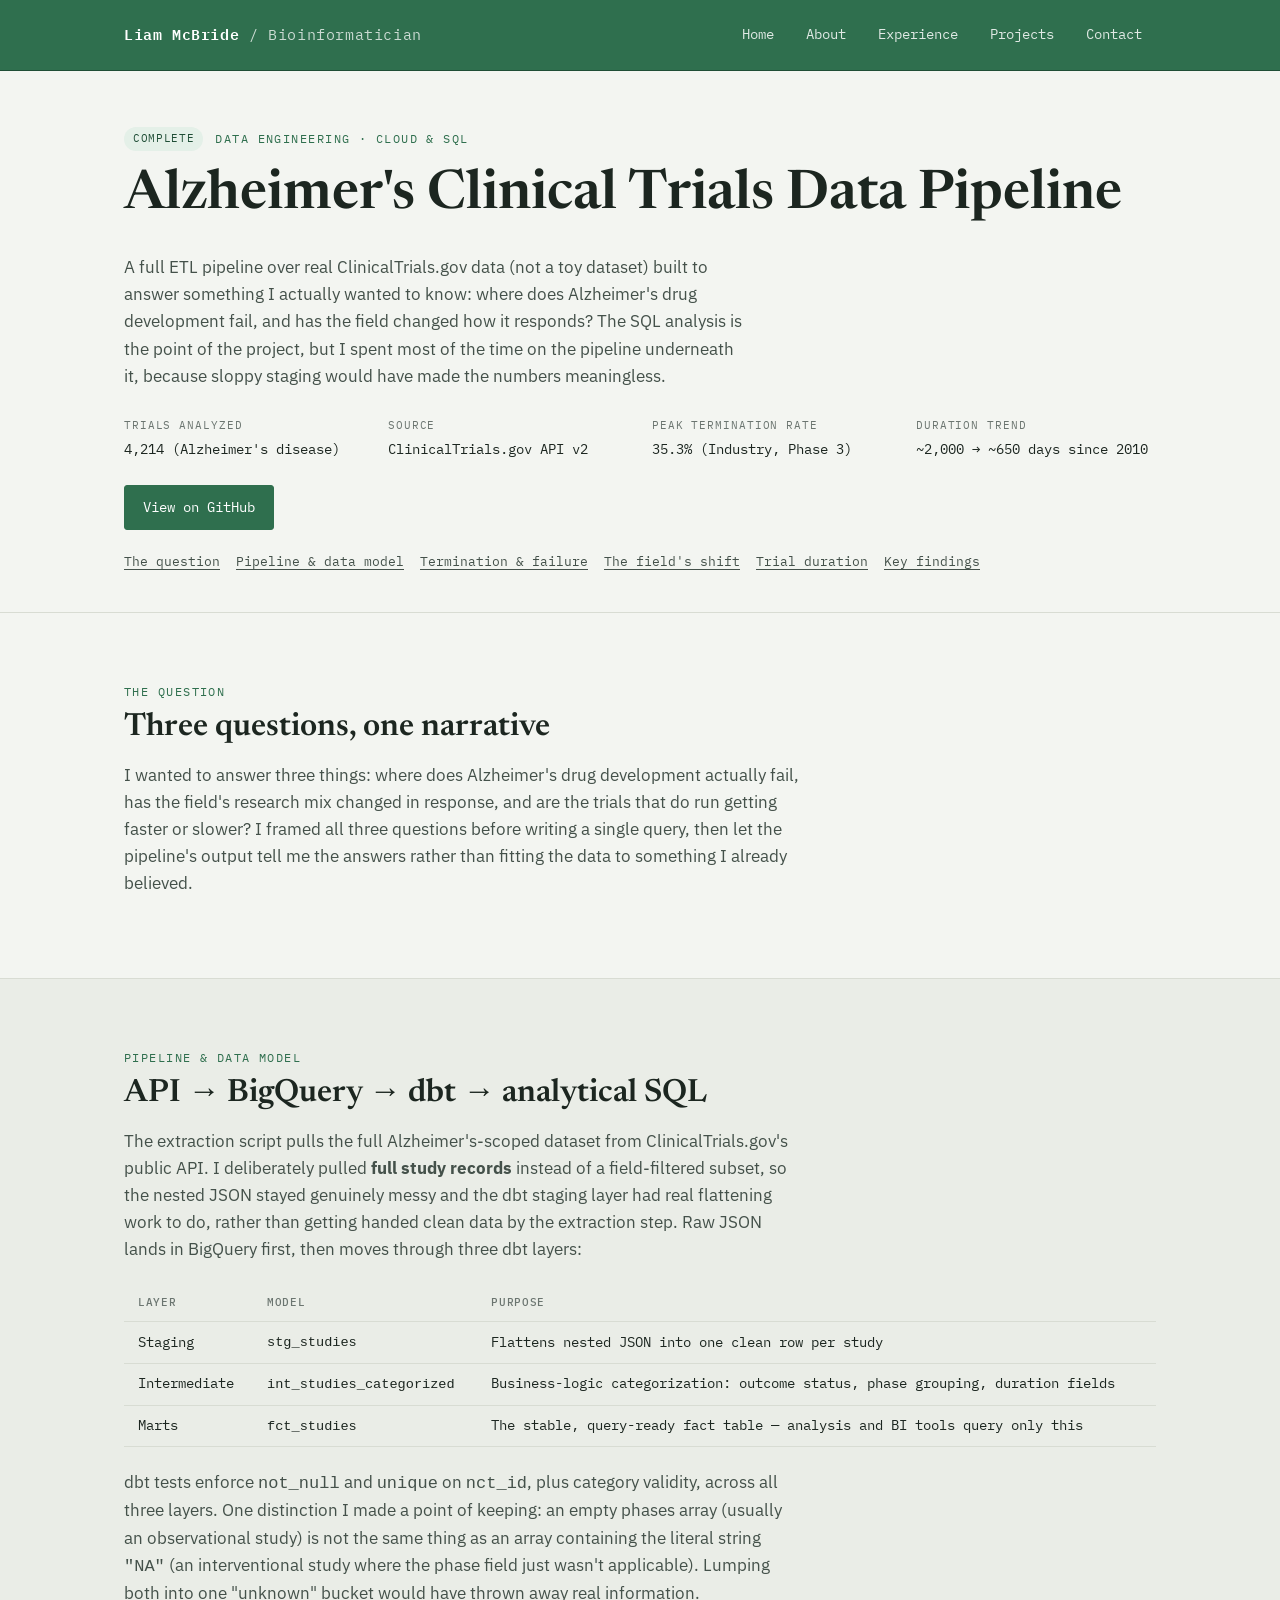
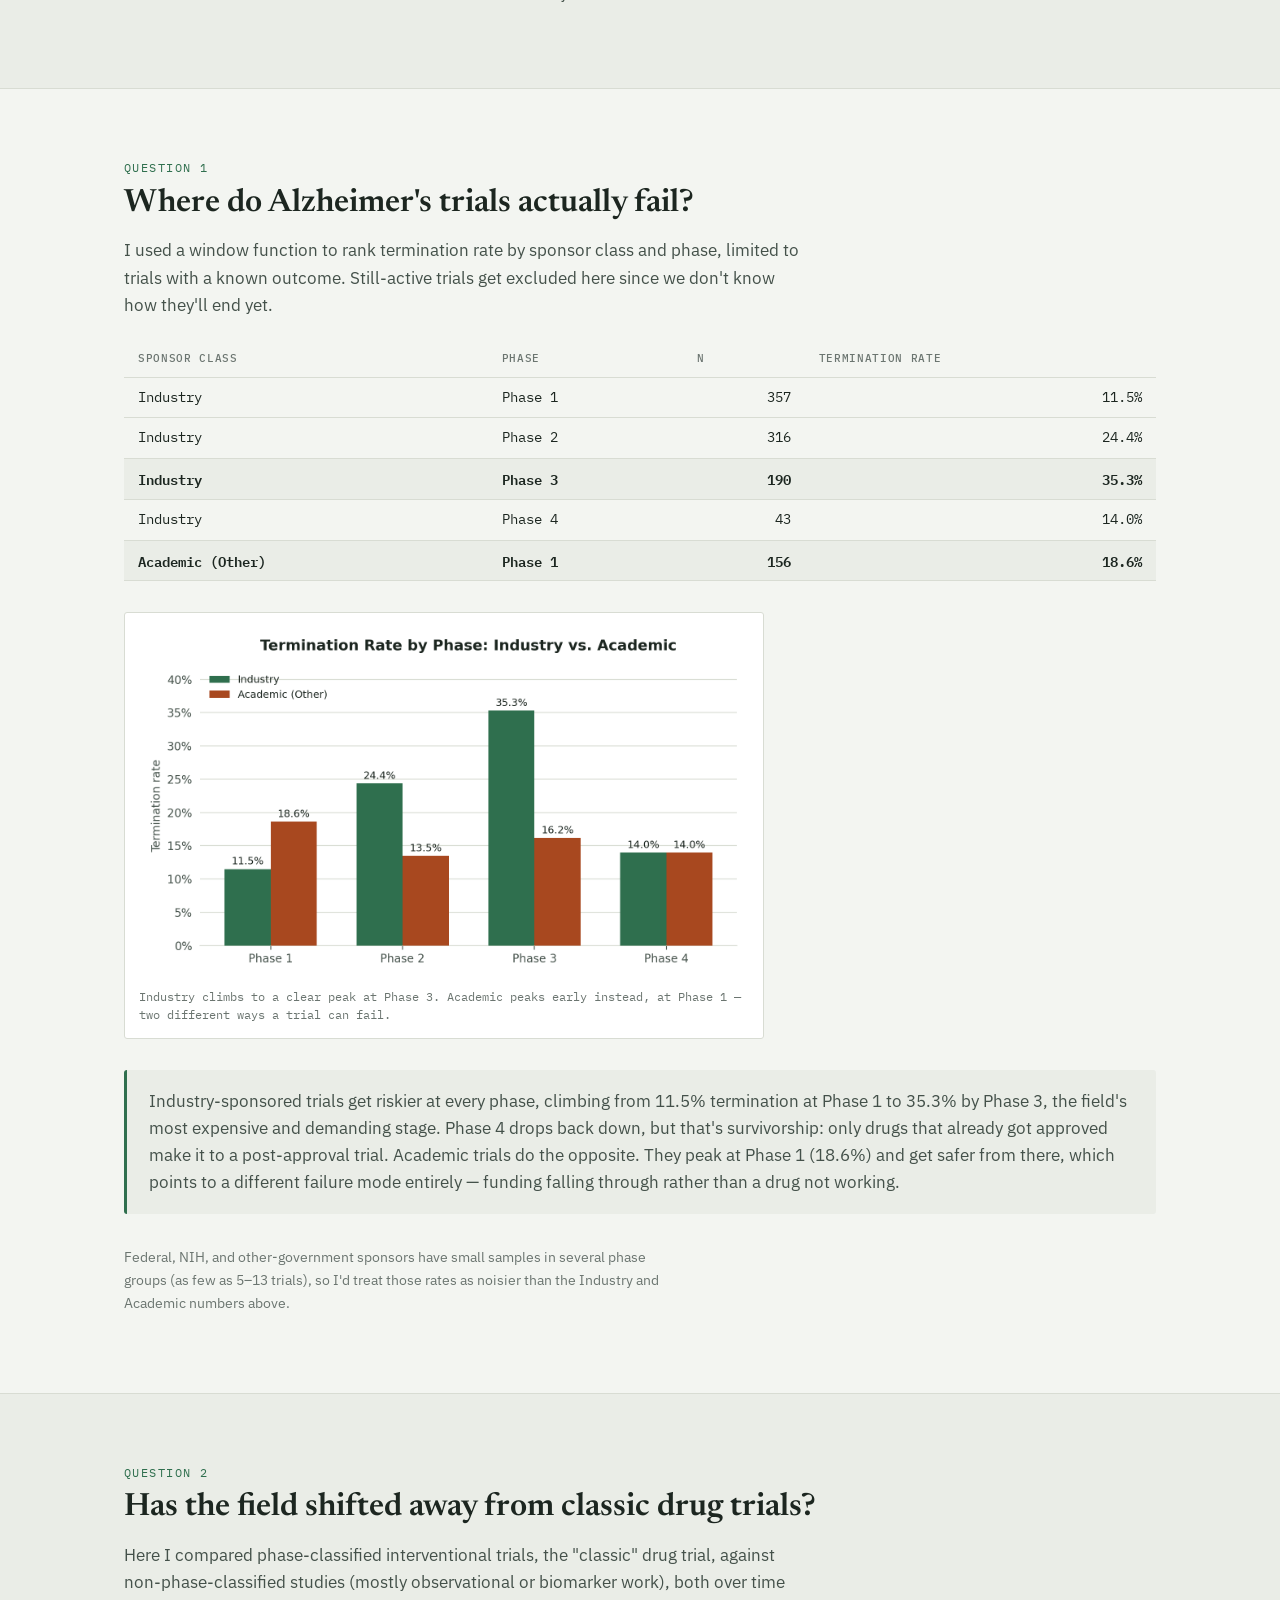
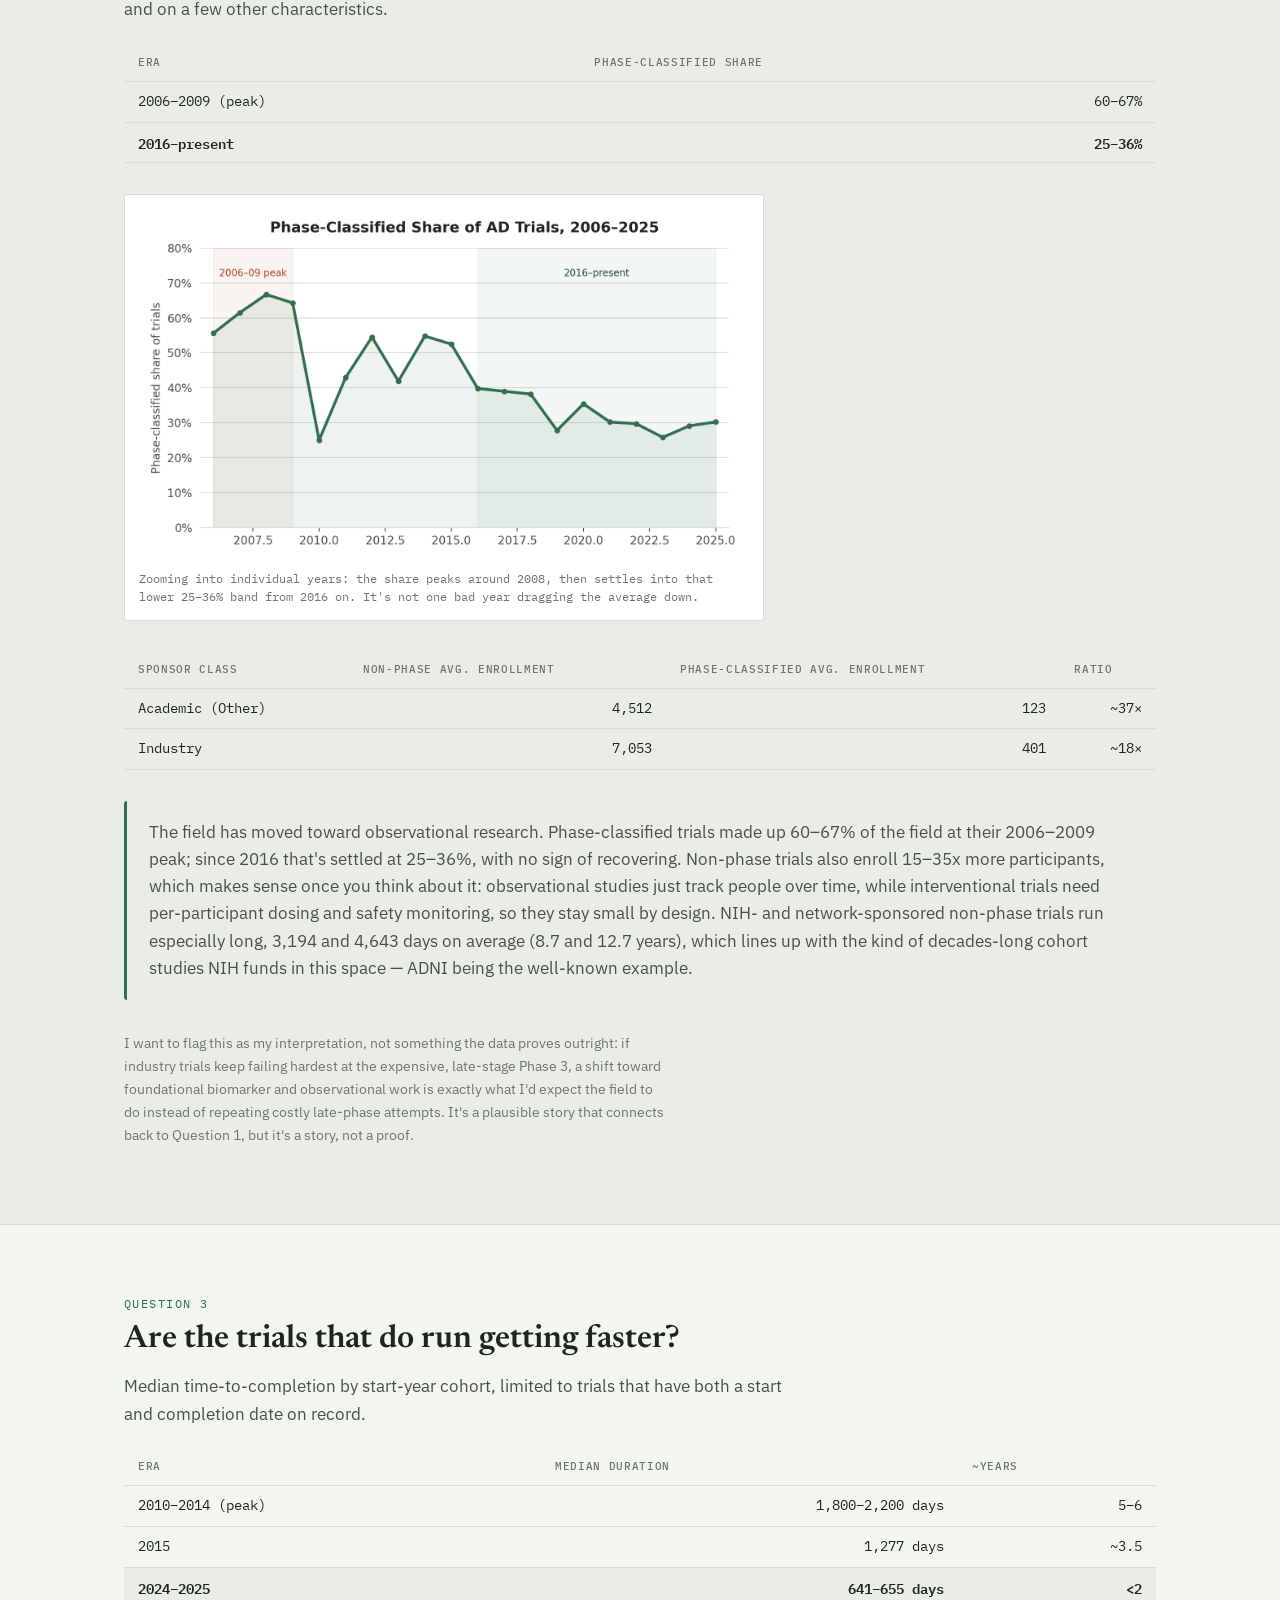
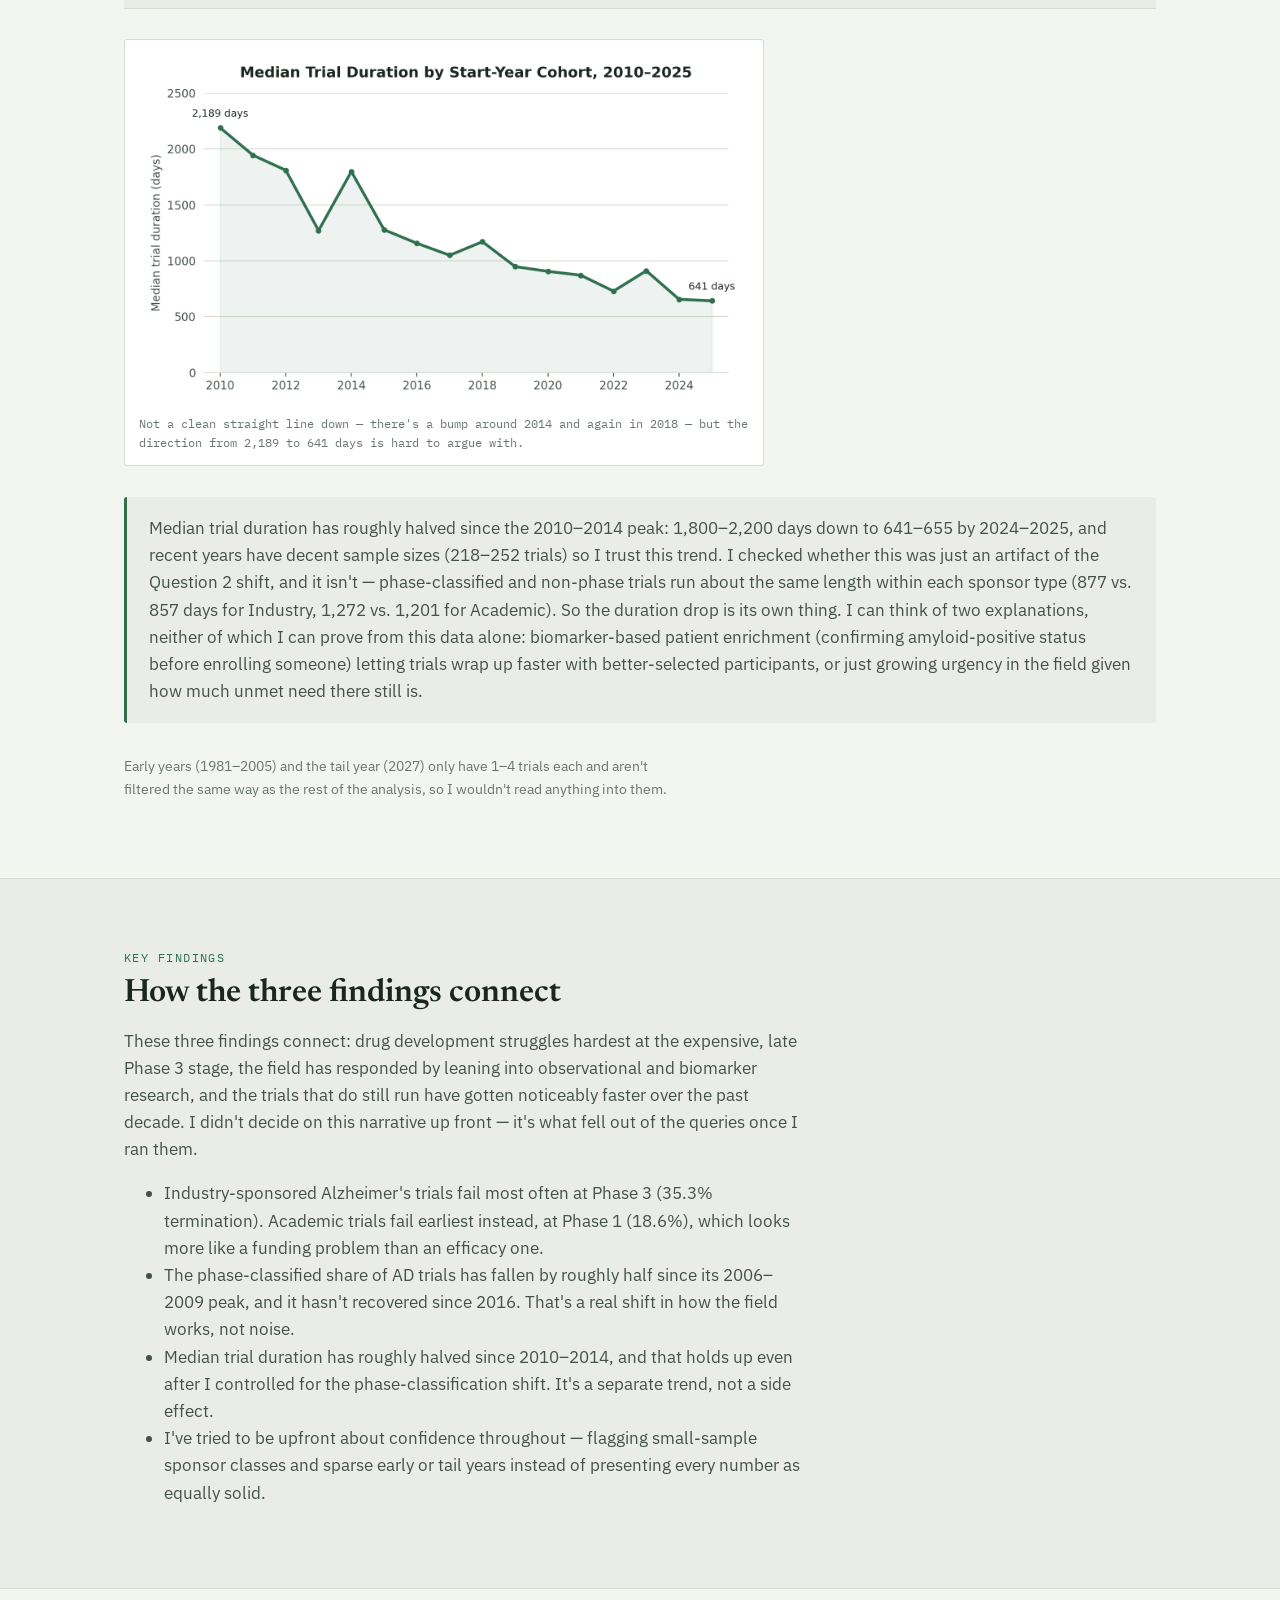
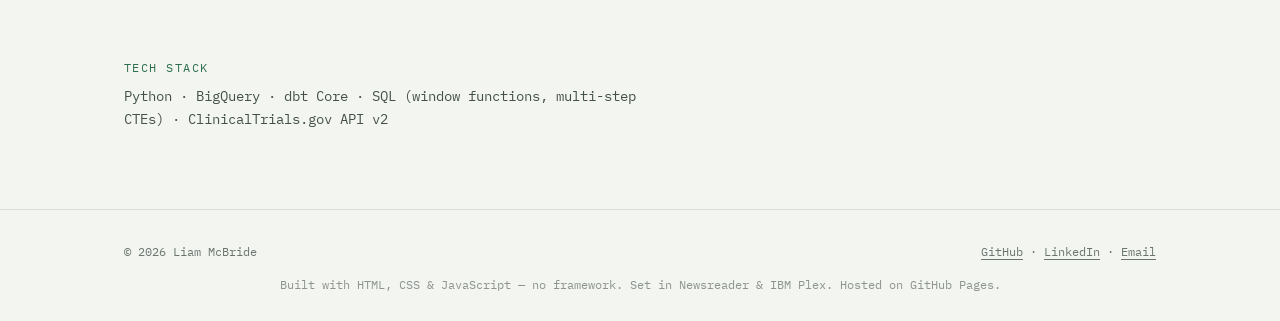
<file: project-clinical-trials.html>
<!DOCTYPE html>
<html lang="en">
<head>
<meta charset="UTF-8">
<meta name="viewport" content="width=device-width, initial-scale=1.0">
<title>Alzheimer's Clinical Trials Data Pipeline — Liam McBride</title>
<meta name="description" content="A full BigQuery/dbt data pipeline over 4,214 Alzheimer's clinical trials, with an analytical SQL layer uncovering why drug development struggles hardest at Phase 3 and how the field has shifted in response.">
<link rel="preconnect" href="https://fonts.googleapis.com">
<link href="https://fonts.googleapis.com/css2?family=Newsreader:ital,wght@0,500;0,600;1,500&family=IBM+Plex+Sans:wght@400;500;600&family=IBM+Plex+Mono:wght@400;500&display=swap" rel="stylesheet">
<link rel="stylesheet" href="style.css">
</head>
<body>

<header id="site-header" class="site-header"></header>

<section class="project-hero">
  <div class="container">
    <div class="meta-row">
      <span class="card-status status-complete">Complete</span>
      <span class="eyebrow" style="margin-bottom:0;">Data Engineering · Cloud &amp; SQL</span>
    </div>
    <h1>Alzheimer's Clinical Trials Data Pipeline</h1>
    <p class="lede" style="max-width: 62ch;">
      A full ETL pipeline over real ClinicalTrials.gov data (not a toy
      dataset) built to answer something I actually wanted to know:
      where does Alzheimer's drug development fail, and has the field
      changed how it responds? The SQL analysis is the point of the
      project, but I spent most of the time on the pipeline underneath
      it, because sloppy staging would have made the numbers meaningless.
    </p>

    <dl class="readout">
      <div><dt>Trials analyzed</dt><dd>4,214 (Alzheimer's disease)</dd></div>
      <div><dt>Source</dt><dd>ClinicalTrials.gov API v2</dd></div>
      <div><dt>Peak termination rate</dt><dd>35.3% (Industry, Phase 3)</dd></div>
      <div><dt>Duration trend</dt><dd>~2,000 → ~650 days since 2010</dd></div>
    </dl>

    <div class="project-links">
      <a class="btn btn-primary" href="https://github.com/lmcbride053/clinical-alzheimers-trials" target="_blank" rel="noopener">View on GitHub</a>
    </div>

    <nav class="section-nav" aria-label="Page sections">
      <a href="#question">The question</a>
      <a href="#pipeline">Pipeline &amp; data model</a>
      <a href="#q1">Termination &amp; failure</a>
      <a href="#q2">The field's shift</a>
      <a href="#q3">Trial duration</a>
      <a href="#findings">Key findings</a>
    </nav>
  </div>
</section>

<section class="block" id="question">
  <div class="container">
    <span class="eyebrow">The Question</span>
    <h2>Three questions, one narrative</h2>
    <p style="max-width: 68ch;">
      I wanted to answer three things: where does Alzheimer's drug
      development actually fail, has the field's research mix changed in
      response, and are the trials that do run getting faster or slower?
      I framed all three questions before writing a single query, then
      let the pipeline's output tell me the answers rather than fitting
      the data to something I already believed.
    </p>
  </div>
</section>

<section class="block alt" id="pipeline">
  <div class="container">
    <span class="eyebrow">Pipeline &amp; Data Model</span>
    <h2>API → BigQuery → dbt → analytical SQL</h2>
    <p style="max-width: 68ch;">
      The extraction script pulls the full Alzheimer's-scoped dataset from
      ClinicalTrials.gov's public API. I deliberately pulled
      <strong>full study records</strong> instead of a field-filtered
      subset, so the nested JSON stayed genuinely messy and the dbt
      staging layer had real flattening work to do, rather than getting
      handed clean data by the extraction step. Raw JSON lands in
      BigQuery first, then moves through three dbt layers:
    </p>

    <table class="data-table">
      <thead>
        <tr><th>Layer</th><th>Model</th><th>Purpose</th></tr>
      </thead>
      <tbody>
        <tr><td>Staging</td><td><code>stg_studies</code></td><td>Flattens nested JSON into one clean row per study</td></tr>
        <tr><td>Intermediate</td><td><code>int_studies_categorized</code></td><td>Business-logic categorization: outcome status, phase grouping, duration fields</td></tr>
        <tr><td>Marts</td><td><code>fct_studies</code></td><td>The stable, query-ready fact table — analysis and BI tools query only this</td></tr>
      </tbody>
    </table>

    <p style="max-width: 68ch;">
      dbt tests enforce <code>not_null</code> and <code>unique</code> on
      <code>nct_id</code>, plus category validity, across all three
      layers. One distinction I made a point of keeping: an empty phases
      array (usually an observational study) is not the same thing as an
      array containing the literal string <code>"NA"</code> (an
      interventional study where the phase field just wasn't applicable).
      Lumping both into one "unknown" bucket would have thrown away real
      information.
    </p>
  </div>
</section>

<section class="block" id="q1">
  <div class="container">
    <span class="eyebrow">Question 1</span>
    <h2>Where do Alzheimer's trials actually fail?</h2>
    <p style="max-width: 68ch;">
      I used a window function to rank termination rate by sponsor class
      and phase, limited to trials with a known outcome. Still-active
      trials get excluded here since we don't know how they'll end yet.
    </p>

    <table class="data-table">
      <thead>
        <tr><th>Sponsor class</th><th>Phase</th><th class="num">n</th><th class="num">Termination rate</th></tr>
      </thead>
      <tbody>
        <tr><td>Industry</td><td>Phase 1</td><td class="num">357</td><td class="num">11.5%</td></tr>
        <tr><td>Industry</td><td>Phase 2</td><td class="num">316</td><td class="num">24.4%</td></tr>
        <tr class="highlight"><td>Industry</td><td>Phase 3</td><td class="num">190</td><td class="num">35.3%</td></tr>
        <tr><td>Industry</td><td>Phase 4</td><td class="num">43</td><td class="num">14.0%</td></tr>
        <tr class="highlight"><td>Academic (Other)</td><td>Phase 1</td><td class="num">156</td><td class="num">18.6%</td></tr>
      </tbody>
    </table>

    <div class="figure-grid single">
      <figure class="figure">
        <img src="assets/img/clinical-trials/q1-termination-by-phase.png" alt="Grouped bar chart showing termination rate by phase for Industry versus Academic sponsors. Industry rises steadily from 11.5% at Phase 1 to a peak of 35.3% at Phase 3. Academic peaks earliest, at 18.6% in Phase 1.">
        <figcaption>Industry climbs to a clear peak at Phase 3. Academic peaks early instead, at Phase 1 — two different ways a trial can fail.</figcaption>
      </figure>
    </div>

    <div class="callout">
      <p>Industry-sponsored trials get riskier at every phase, climbing
      from 11.5% termination at Phase 1 to 35.3% by Phase 3, the
      field's most expensive and demanding stage. Phase 4 drops back
      down, but that's survivorship: only drugs that already got
      approved make it to a post-approval trial. Academic trials do the
      opposite. They peak at Phase 1 (18.6%) and get safer from there,
      which points to a different failure mode entirely — funding
      falling through rather than a drug not working.</p>
    </div>

    <p style="max-width: 68ch; font-size: 0.9rem; color: var(--slate);">
      Federal, NIH, and other-government sponsors have small samples in
      several phase groups (as few as 5–13 trials), so I'd treat those
      rates as noisier than the Industry and Academic numbers above.
    </p>
  </div>
</section>

<section class="block alt" id="q2">
  <div class="container">
    <span class="eyebrow">Question 2</span>
    <h2>Has the field shifted away from classic drug trials?</h2>
    <p style="max-width: 68ch;">
      Here I compared phase-classified interventional trials, the
      "classic" drug trial, against non-phase-classified studies (mostly
      observational or biomarker work), both over time and on a few
      other characteristics.
    </p>

    <table class="data-table">
      <thead>
        <tr><th>Era</th><th class="num">Phase-classified share</th></tr>
      </thead>
      <tbody>
        <tr><td>2006–2009 (peak)</td><td class="num">60–67%</td></tr>
        <tr class="highlight"><td>2016–present</td><td class="num">25–36%</td></tr>
      </tbody>
    </table>

    <div class="figure-grid single">
      <figure class="figure">
        <img src="assets/img/clinical-trials/q2-phase-share-by-year.png" alt="Line chart of phase-classified share of Alzheimer's trials by start year, 2006 to 2025. The share peaks near 67% around 2008, then declines with fluctuation to a sustained 25-36% range from 2016 onward.">
        <figcaption>Zooming into individual years: the share peaks around 2008, then settles into that lower 25–36% band from 2016 on. It's not one bad year dragging the average down.</figcaption>
      </figure>
    </div>

    <table class="data-table">
      <thead>
        <tr><th>Sponsor class</th><th class="num">Non-phase avg. enrollment</th><th class="num">Phase-classified avg. enrollment</th><th class="num">Ratio</th></tr>
      </thead>
      <tbody>
        <tr><td>Academic (Other)</td><td class="num">4,512</td><td class="num">123</td><td class="num">~37×</td></tr>
        <tr><td>Industry</td><td class="num">7,053</td><td class="num">401</td><td class="num">~18×</td></tr>
      </tbody>
    </table>

    <div class="callout">
      <p>The field has moved toward observational research. Phase-classified
      trials made up 60–67% of the field at their 2006–2009 peak; since
      2016 that's settled at 25–36%, with no sign of recovering. Non-phase
      trials also enroll 15–35x more participants, which makes sense once
      you think about it: observational studies just track people over
      time, while interventional trials need per-participant dosing and
      safety monitoring, so they stay small by design. NIH- and
      network-sponsored non-phase trials run especially long, 3,194 and
      4,643 days on average (8.7 and 12.7 years), which lines up with the
      kind of decades-long cohort studies NIH funds in this space — ADNI
      being the well-known example.</p>
    </div>

    <p style="max-width: 68ch; font-size: 0.9rem; color: var(--slate);">
      I want to flag this as my interpretation, not something the data
      proves outright: if industry trials keep failing hardest at the
      expensive, late-stage Phase 3, a shift toward foundational
      biomarker and observational work is exactly what I'd expect the
      field to do instead of repeating costly late-phase attempts. It's
      a plausible story that connects back to Question 1, but it's a
      story, not a proof.
    </p>
  </div>
</section>

<section class="block" id="q3">
  <div class="container">
    <span class="eyebrow">Question 3</span>
    <h2>Are the trials that do run getting faster?</h2>
    <p style="max-width: 68ch;">
      Median time-to-completion by start-year cohort, limited to trials
      that have both a start and completion date on record.
    </p>

    <table class="data-table">
      <thead>
        <tr><th>Era</th><th class="num">Median duration</th><th class="num">~Years</th></tr>
      </thead>
      <tbody>
        <tr><td>2010–2014 (peak)</td><td class="num">1,800–2,200 days</td><td class="num">5–6</td></tr>
        <tr><td>2015</td><td class="num">1,277 days</td><td class="num">~3.5</td></tr>
        <tr class="highlight"><td>2024–2025</td><td class="num">641–655 days</td><td class="num">&lt;2</td></tr>
      </tbody>
    </table>

    <div class="figure-grid single">
      <figure class="figure">
        <img src="assets/img/clinical-trials/q3-duration-by-year.png" alt="Line chart of median trial duration in days by start-year cohort, 2010 to 2025. Duration falls from 2,189 days in 2010 to 641 days in 2025, with a temporary rebound around 2014 and 2018.">
        <figcaption>Not a clean straight line down — there's a bump around 2014 and again in 2018 — but the direction from 2,189 to 641 days is hard to argue with.</figcaption>
      </figure>
    </div>

    <div class="callout">
      <p>Median trial duration has roughly halved since the 2010–2014
      peak: 1,800–2,200 days down to 641–655 by 2024–2025, and recent
      years have decent sample sizes (218–252 trials) so I trust this
      trend. I checked whether this was just an artifact of the Question
      2 shift, and it isn't — phase-classified and non-phase trials run
      about the same length within each sponsor type (877 vs. 857 days
      for Industry, 1,272 vs. 1,201 for Academic). So the duration drop
      is its own thing. I can think of two explanations, neither of
      which I can prove from this data alone: biomarker-based patient
      enrichment (confirming amyloid-positive status before enrolling
      someone) letting trials wrap up faster with better-selected
      participants, or just growing urgency in the field given how much
      unmet need there still is.</p>
    </div>

    <p style="max-width: 68ch; font-size: 0.9rem; color: var(--slate);">
      Early years (1981–2005) and the tail year (2027) only have 1–4
      trials each and aren't filtered the same way as the rest of the
      analysis, so I wouldn't read anything into them.
    </p>
  </div>
</section>

<section class="block alt" id="findings">
  <div class="container">
    <span class="eyebrow">Key Findings</span>
    <h2>How the three findings connect</h2>
    <p style="max-width: 68ch;">
      These three findings connect: drug development struggles hardest at
      the expensive, late Phase 3 stage, the field has responded by
      leaning into observational and biomarker research, and the trials
      that do still run have gotten noticeably faster over the past
      decade. I didn't decide on this narrative up front — it's what fell
      out of the queries once I ran them.
    </p>
    <ul style="max-width: 68ch; color: var(--ink-soft);">
      <li>Industry-sponsored Alzheimer's trials fail most often at Phase 3 (35.3% termination). Academic trials fail earliest instead, at Phase 1 (18.6%), which looks more like a funding problem than an efficacy one.</li>
      <li>The phase-classified share of AD trials has fallen by roughly half since its 2006–2009 peak, and it hasn't recovered since 2016. That's a real shift in how the field works, not noise.</li>
      <li>Median trial duration has roughly halved since 2010–2014, and that holds up even after I controlled for the phase-classification shift. It's a separate trend, not a side effect.</li>
      <li>I've tried to be upfront about confidence throughout — flagging small-sample sponsor classes and sparse early or tail years instead of presenting every number as equally solid.</li>
    </ul>
  </div>
</section>

<section class="block" id="tech">
  <div class="container">
    <span class="eyebrow">Tech Stack</span>
    <p style="max-width: 68ch; font-family: var(--mono); font-size: 0.9rem; color: var(--ink-soft);">
      Python · BigQuery · dbt Core · SQL (window functions, multi-step CTEs) · ClinicalTrials.gov API v2
    </p>
  </div>
</section>

<footer id="site-footer" class="site-footer"></footer>

<script src="main.js"></script>
</body>
</html>
</file>
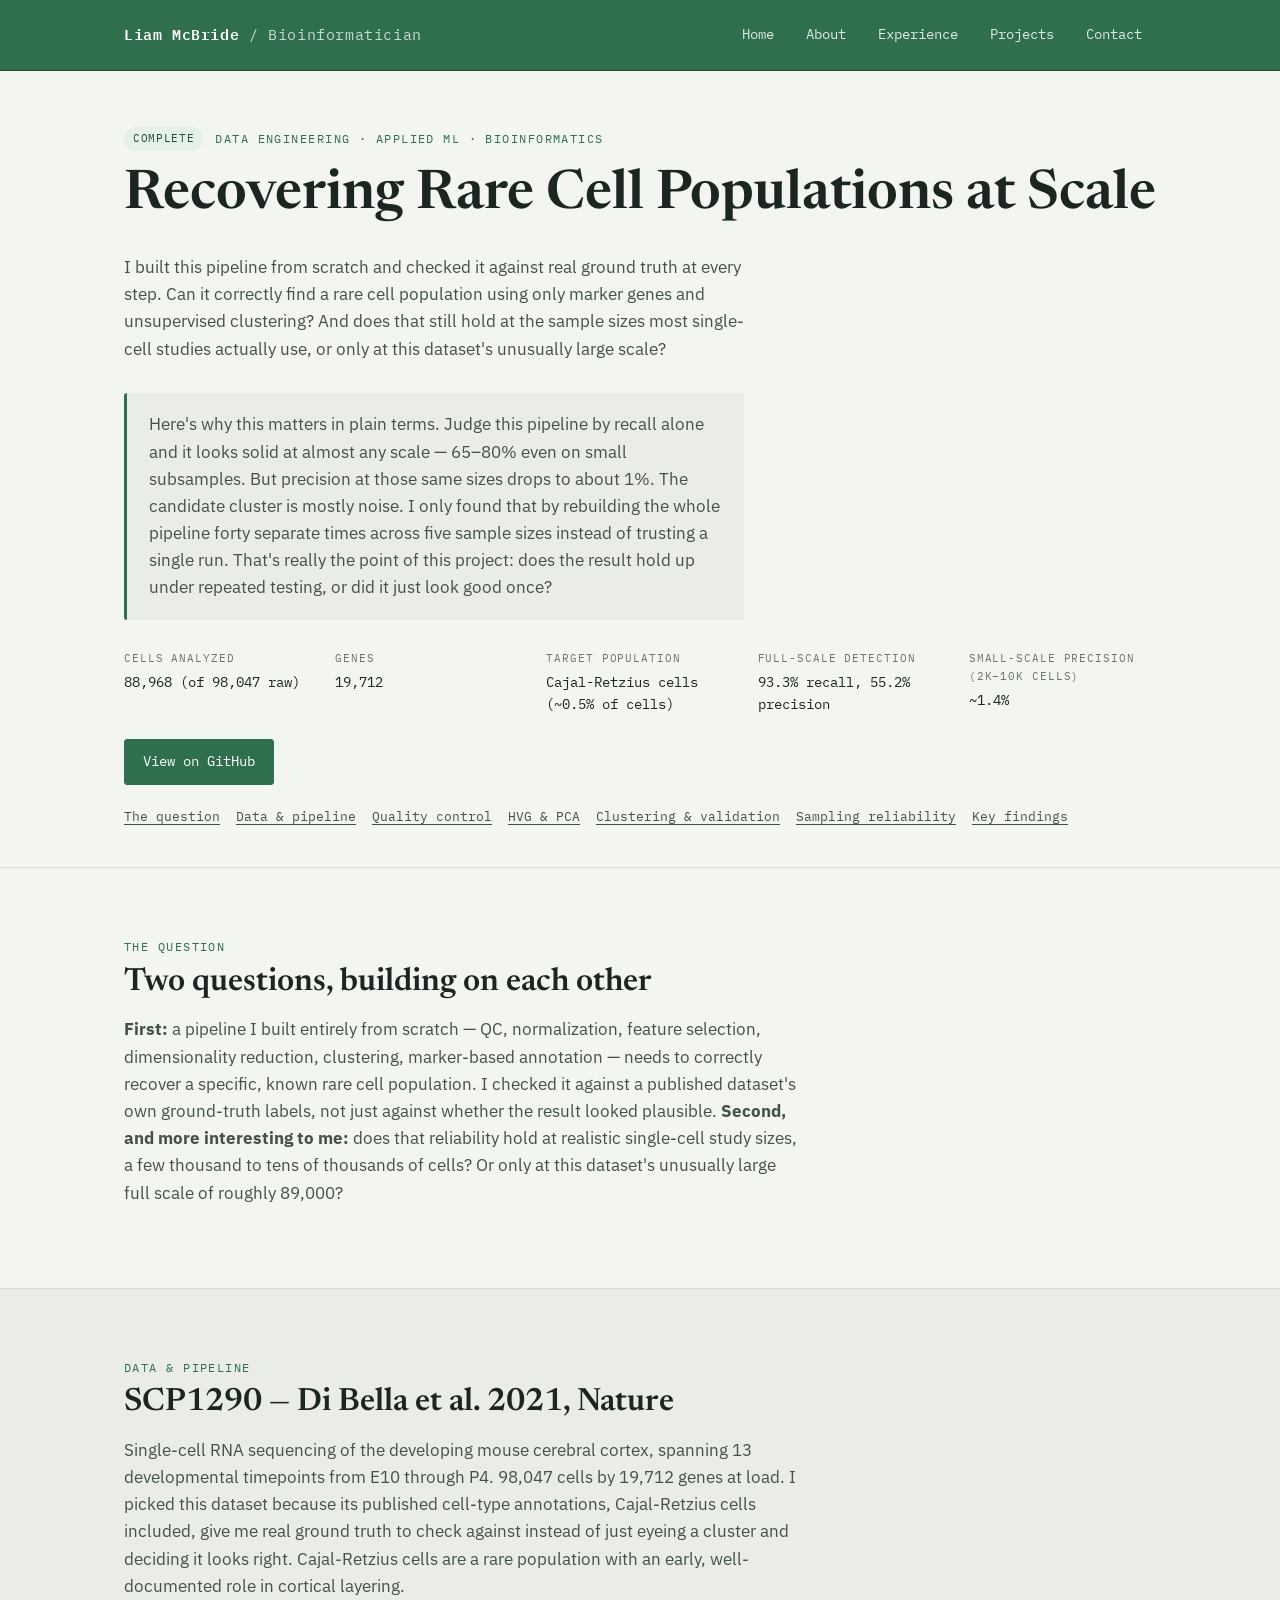
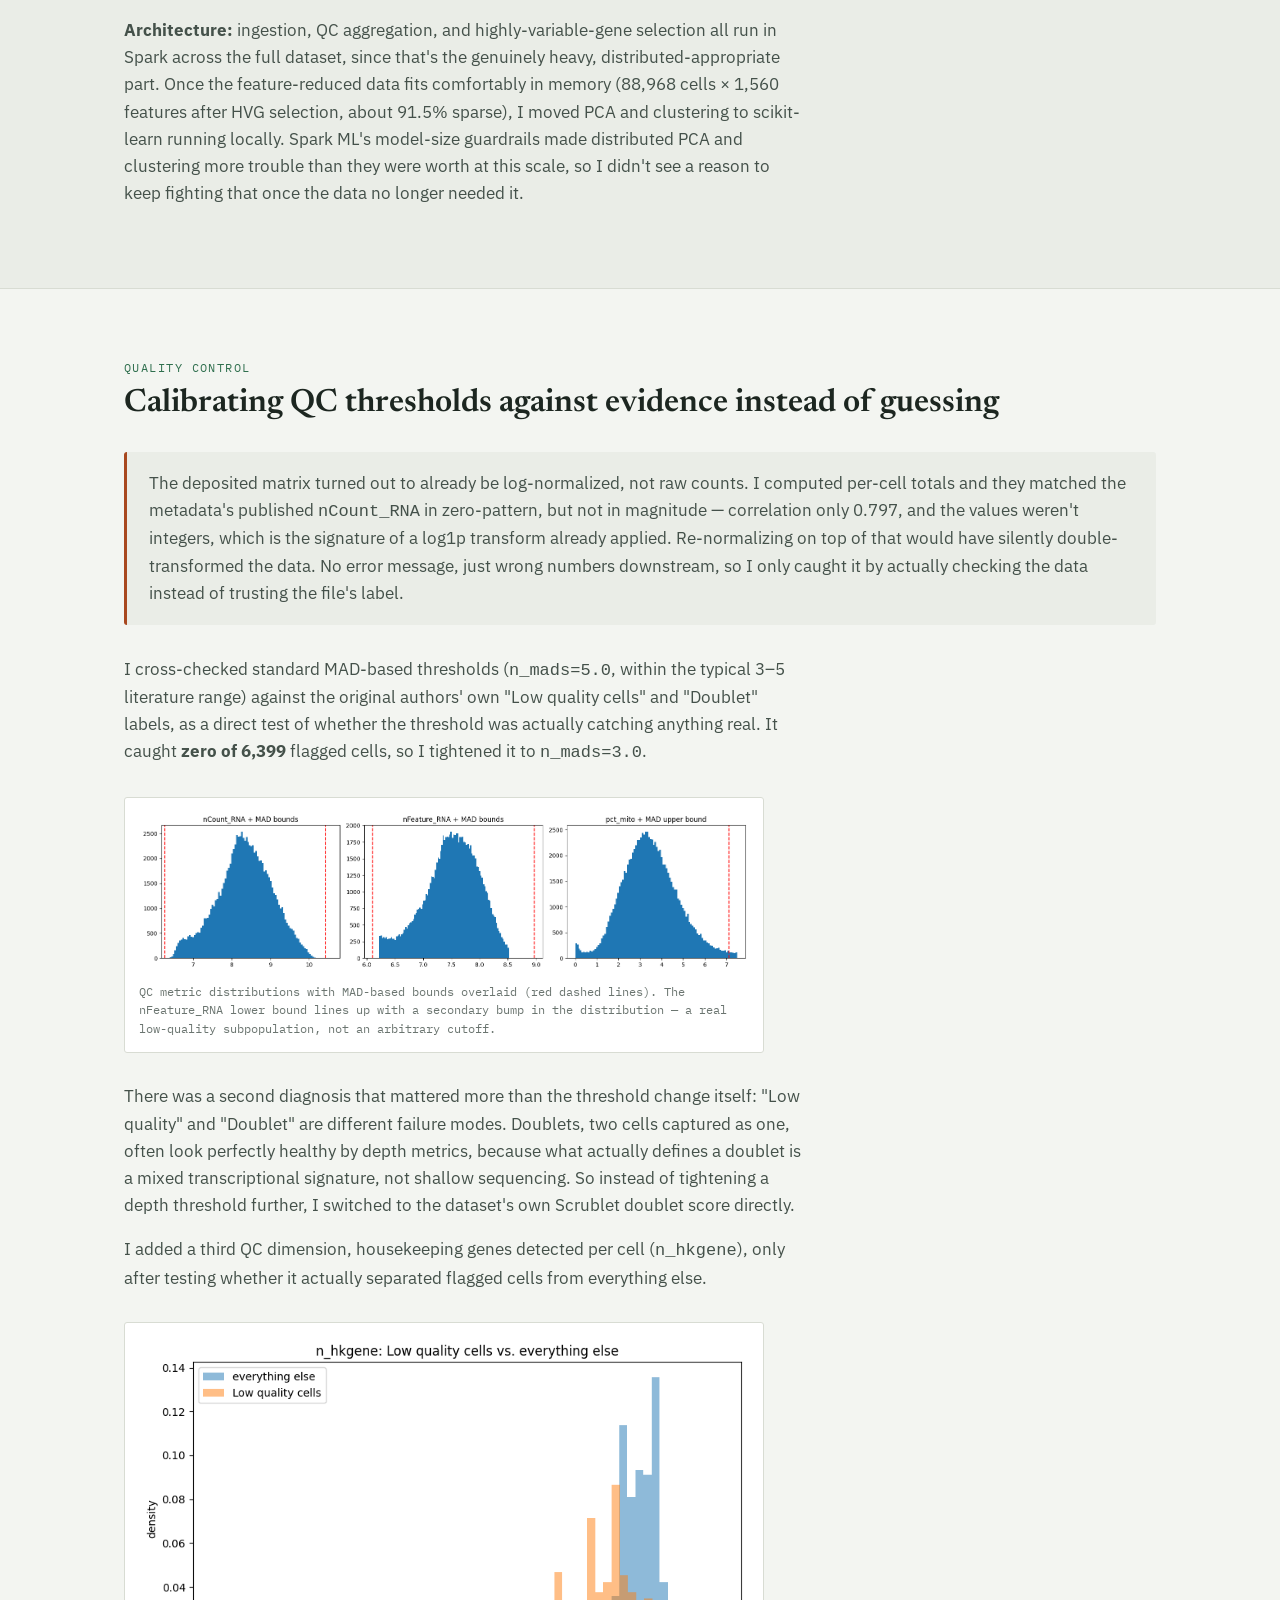
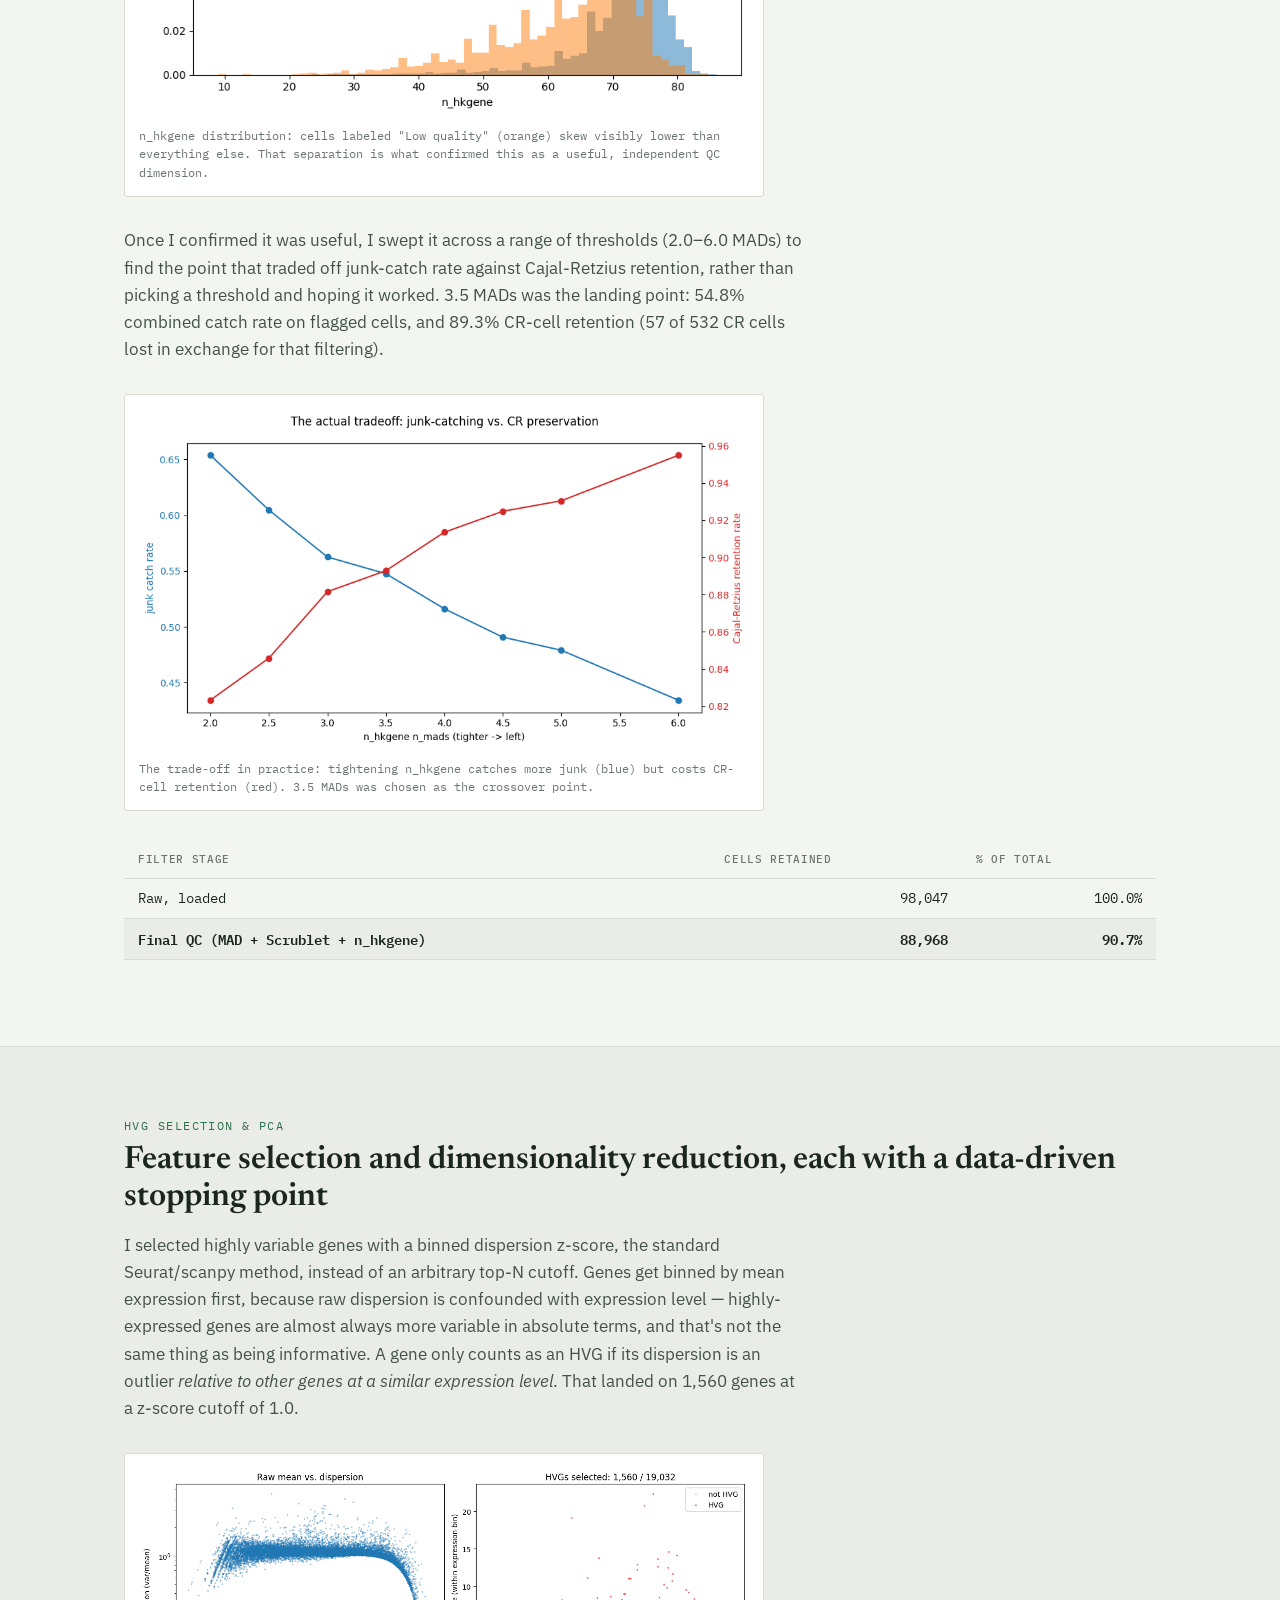
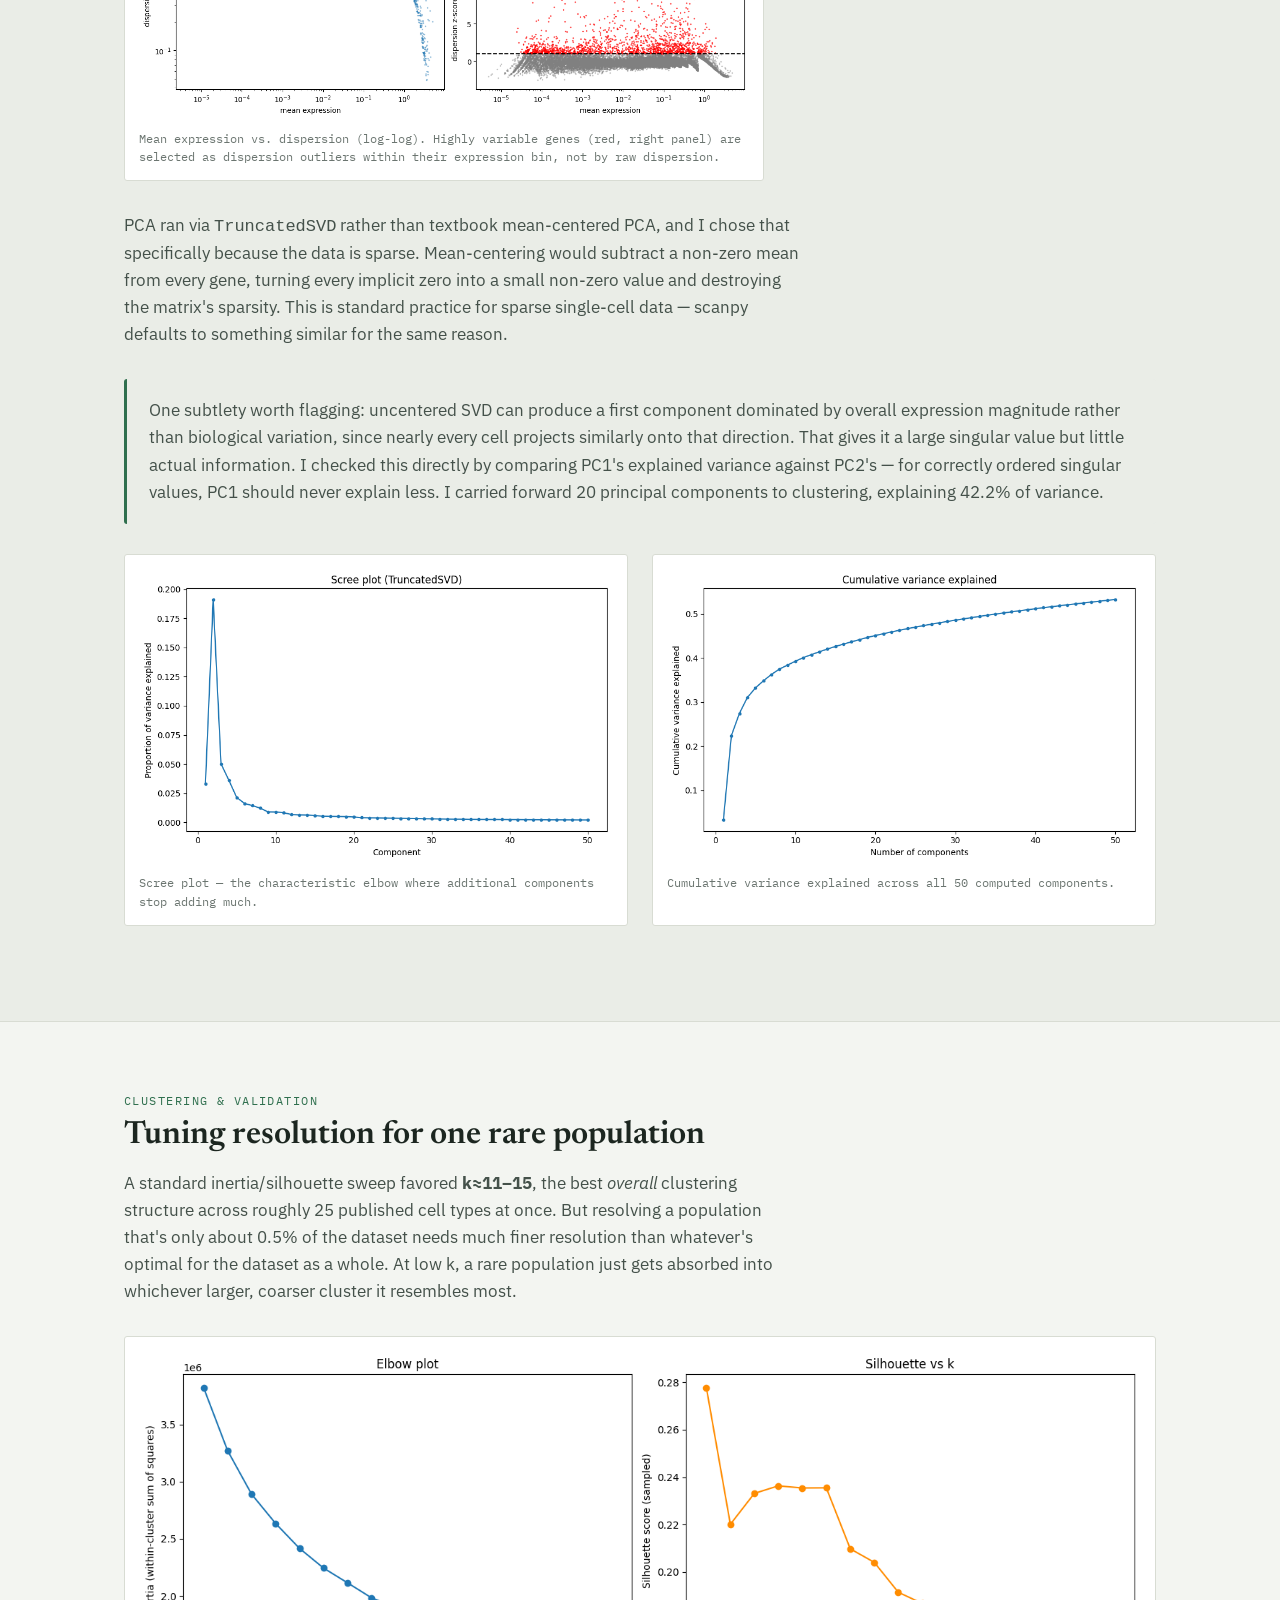
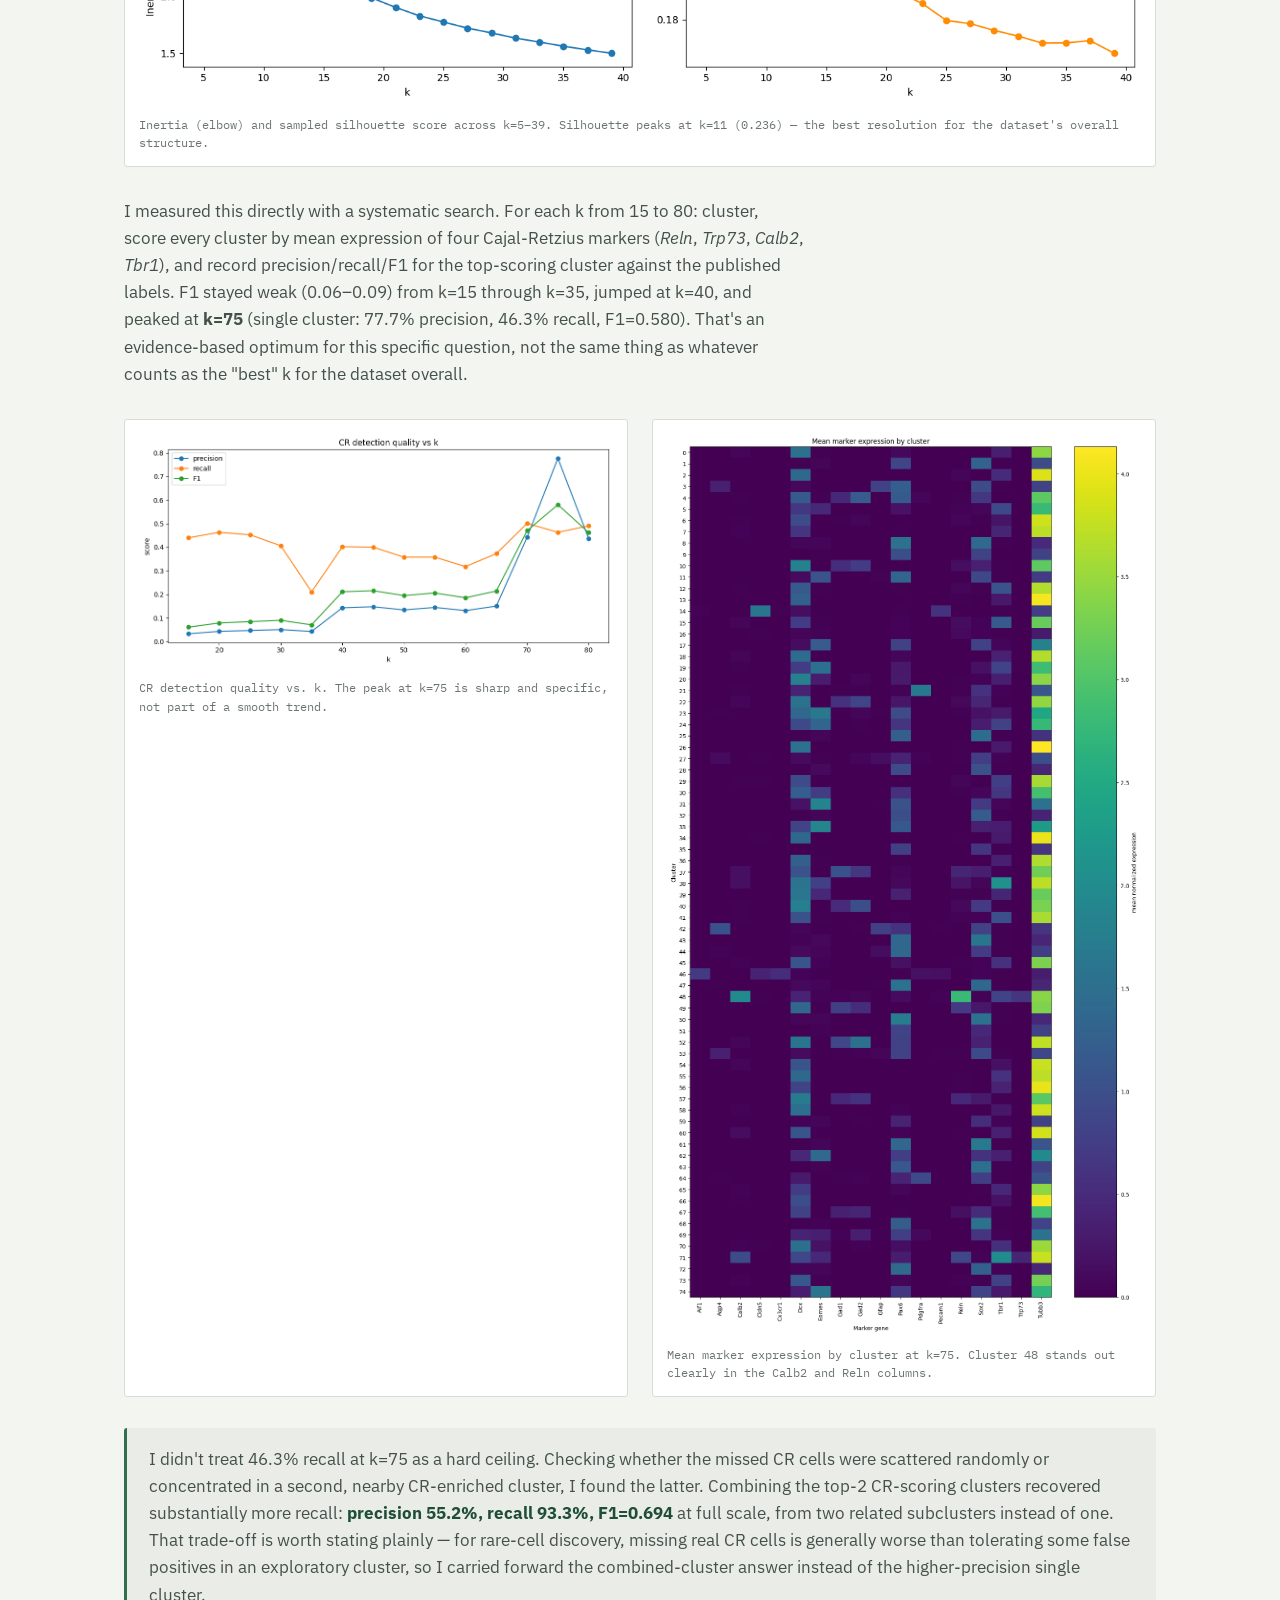
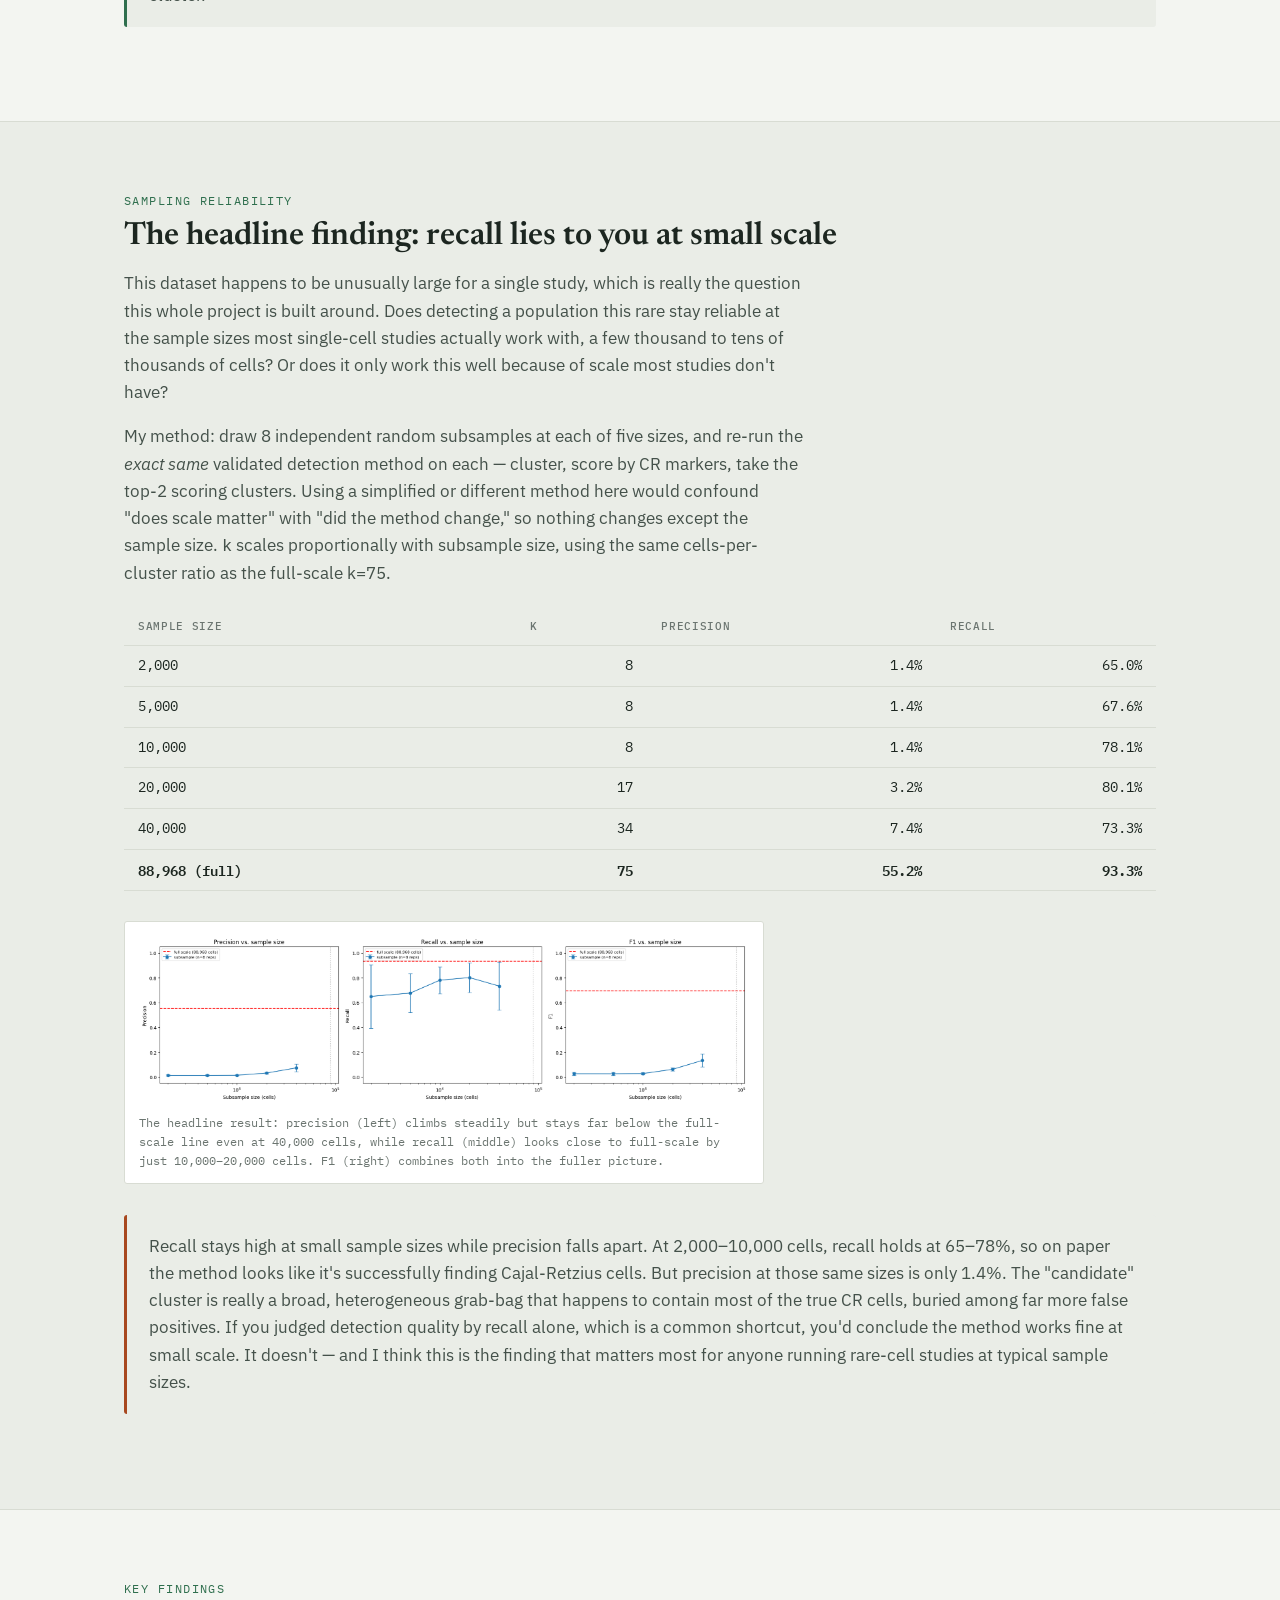
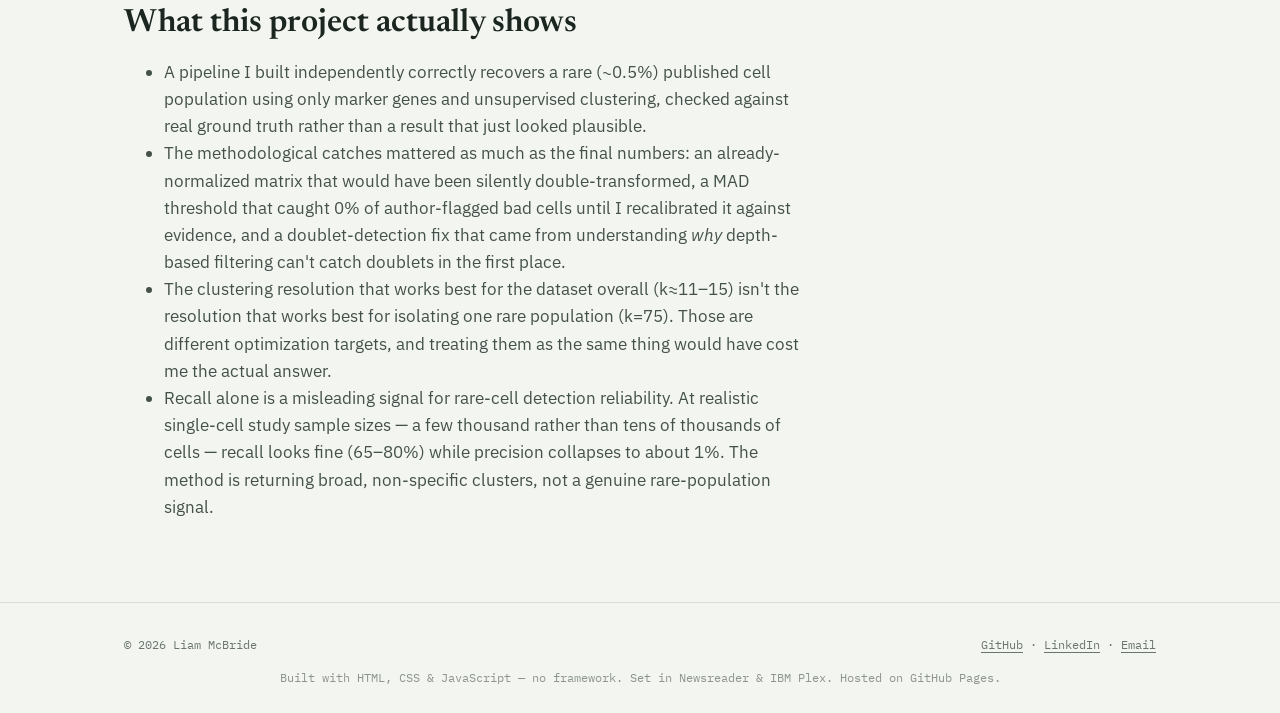
<file: project-pyspark.html>
<!DOCTYPE html>
<html lang="en">
<head>
<meta charset="UTF-8">
<meta name="viewport" content="width=device-width, initial-scale=1.0">
<title>Recovering Rare Cell Populations at Scale — Liam McBride</title>
<meta name="description" content="An independently built PySpark single-cell pipeline validated against published ground truth, and a sampling experiment showing why recall alone is a misleading signal for rare-cell detection.">
<link rel="preconnect" href="https://fonts.googleapis.com">
<link href="https://fonts.googleapis.com/css2?family=Newsreader:ital,wght@0,500;0,600;1,500&family=IBM+Plex+Sans:wght@400;500;600&family=IBM+Plex+Mono:wght@400;500&display=swap" rel="stylesheet">
<link rel="stylesheet" href="style.css">
</head>
<body>

<header id="site-header" class="site-header"></header>

<section class="project-hero">
  <div class="container">
    <div class="meta-row">
      <span class="card-status status-complete">Complete</span>
      <span class="eyebrow" style="margin-bottom:0;">Data Engineering · Applied ML · Bioinformatics</span>
    </div>
    <h1>Recovering Rare Cell Populations at Scale</h1>
    <p class="lede" style="max-width: 62ch;">
      I built this pipeline from scratch and checked it against real
      ground truth at every step. Can it correctly find a rare cell
      population using only marker genes and unsupervised clustering?
      And does that still hold at the sample sizes most single-cell
      studies actually use, or only at this dataset's unusually large
      scale?
    </p>

    <div class="callout" style="max-width: 62ch;">
      <p>Here's why this matters in plain terms. Judge this pipeline by
      recall alone and it looks solid at almost any scale — 65–80% even
      on small subsamples. But precision at those same sizes drops to
      about 1%. The candidate cluster is mostly noise. I only found that
      by rebuilding the whole pipeline forty separate times across five
      sample sizes instead of trusting a single run. That's really the
      point of this project: does the result hold up under repeated
      testing, or did it just look good once?</p>
    </div>

    <dl class="readout">
      <div><dt>Cells analyzed</dt><dd>88,968 (of 98,047 raw)</dd></div>
      <div><dt>Genes</dt><dd>19,712</dd></div>
      <div><dt>Target population</dt><dd>Cajal-Retzius cells (~0.5% of cells)</dd></div>
      <div><dt>Full-scale detection</dt><dd>93.3% recall, 55.2% precision</dd></div>
      <div><dt>Small-scale precision (2K–10K cells)</dt><dd>~1.4%</dd></div>
    </dl>

    <div class="project-links">
      <a class="btn btn-primary" href="https://github.com/lmcbride053/rare-celltype-detection.git" target="_blank" rel="noopener">View on GitHub</a>
    </div>

    <nav class="section-nav" aria-label="Page sections">
      <a href="#question">The question</a>
      <a href="#data">Data &amp; pipeline</a>
      <a href="#qc">Quality control</a>
      <a href="#hvg-pca">HVG &amp; PCA</a>
      <a href="#clustering">Clustering &amp; validation</a>
      <a href="#sampling">Sampling reliability</a>
      <a href="#findings">Key findings</a>
    </nav>
  </div>
</section>

<section class="block" id="question">
  <div class="container">
    <span class="eyebrow">The Question</span>
    <h2>Two questions, building on each other</h2>
    <p style="max-width: 68ch;">
      <strong>First:</strong> a pipeline I built entirely from scratch —
      QC, normalization, feature selection, dimensionality reduction,
      clustering, marker-based annotation — needs to correctly recover a
      specific, known rare cell population. I checked it against a
      published dataset's own ground-truth labels, not just against
      whether the result looked plausible. <strong>Second, and more
      interesting to me:</strong> does that reliability hold at realistic
      single-cell study sizes, a few thousand to tens of thousands of
      cells? Or only at this dataset's unusually large full scale of
      roughly 89,000?
    </p>
  </div>
</section>

<section class="block alt" id="data">
  <div class="container">
    <span class="eyebrow">Data &amp; Pipeline</span>
    <h2>SCP1290 — Di Bella et al. 2021, Nature</h2>
    <p style="max-width: 68ch;">
      Single-cell RNA sequencing of the developing mouse cerebral cortex,
      spanning 13 developmental timepoints from E10 through P4. 98,047
      cells by 19,712 genes at load. I picked this dataset because its
      published cell-type annotations, Cajal-Retzius cells included,
      give me real ground truth to check against instead of just eyeing
      a cluster and deciding it looks right. Cajal-Retzius cells are a
      rare population with an early, well-documented role in cortical
      layering.
    </p>

    <p style="max-width: 68ch;">
      <strong>Architecture:</strong> ingestion, QC aggregation, and
      highly-variable-gene selection all run in Spark across the full
      dataset, since that's the genuinely heavy, distributed-appropriate
      part. Once the feature-reduced data fits comfortably in memory
      (88,968 cells × 1,560 features after HVG selection, about 91.5%
      sparse), I moved PCA and clustering to scikit-learn running
      locally. Spark ML's model-size guardrails made distributed PCA and
      clustering more trouble than they were worth at this scale, so I
      didn't see a reason to keep fighting that once the data no longer
      needed it.
    </p>
  </div>
</section>

<section class="block" id="qc">
  <div class="container">
    <span class="eyebrow">Quality Control</span>
    <h2>Calibrating QC thresholds against evidence instead of guessing</h2>

    <div class="callout warn">
      <p>The deposited matrix turned out to already be log-normalized,
      not raw counts. I computed per-cell totals and they matched the
      metadata's published <code>nCount_RNA</code> in zero-pattern, but
      not in magnitude — correlation only 0.797, and the values weren't
      integers, which is the signature of a log1p transform already
      applied. Re-normalizing on top of that would have silently
      double-transformed the data. No error message, just wrong numbers
      downstream, so I only caught it by actually checking the data
      instead of trusting the file's label.</p>
    </div>

    <p style="max-width: 68ch;">
      I cross-checked standard MAD-based thresholds (<code>n_mads=5.0</code>,
      within the typical 3–5 literature range) against the original
      authors' own "Low quality cells" and "Doublet" labels, as a direct
      test of whether the threshold was actually catching anything real.
      It caught <strong>zero of 6,399</strong> flagged cells, so I
      tightened it to <code>n_mads=3.0</code>.
    </p>

    <div class="figure-grid single">
      <figure class="figure">
        <img src="assets/img/pyspark/qc_distributions_with_bounds.png" alt="Histograms of nCount_RNA, nFeature_RNA, and percent mitochondrial with MAD threshold bounds overlaid">
        <figcaption>QC metric distributions with MAD-based bounds overlaid (red dashed lines). The nFeature_RNA lower bound lines up with a secondary bump in the distribution — a real low-quality subpopulation, not an arbitrary cutoff.</figcaption>
      </figure>
    </div>

    <p style="max-width: 68ch;">
      There was a second diagnosis that mattered more than the threshold
      change itself: "Low quality" and "Doublet" are different failure
      modes. Doublets, two cells captured as one, often look perfectly
      healthy by depth metrics, because what actually defines a doublet
      is a mixed transcriptional signature, not shallow sequencing. So
      instead of tightening a depth threshold further, I switched to the
      dataset's own Scrublet doublet score directly.
    </p>

    <p style="max-width: 68ch;">
      I added a third QC dimension, housekeeping genes detected per cell
      (<code>n_hkgene</code>), only after testing whether it actually
      separated flagged cells from everything else.
    </p>

    <div class="figure-grid single">
      <figure class="figure">
        <img src="assets/img/pyspark/hkgene_lowqual_histogram.png" alt="Histogram comparing housekeeping gene counts for cells labeled low quality versus everything else">
        <figcaption>n_hkgene distribution: cells labeled "Low quality" (orange) skew visibly lower than everything else. That separation is what confirmed this as a useful, independent QC dimension.</figcaption>
      </figure>
    </div>

    <p style="max-width: 68ch;">
      Once I confirmed it was useful, I swept it across a range of
      thresholds (2.0–6.0 MADs) to find the point that traded off
      junk-catch rate against Cajal-Retzius retention, rather than
      picking a threshold and hoping it worked. 3.5 MADs was the landing
      point: 54.8% combined catch rate on flagged cells, and 89.3%
      CR-cell retention (57 of 532 CR cells lost in exchange for that
      filtering).
    </p>

    <div class="figure-grid single">
      <figure class="figure">
        <img src="assets/img/pyspark/hkgene_tradeoff_sweep.png" alt="Dual-axis plot showing junk-catch rate and CR retention rate across the n_hkgene MAD threshold sweep">
        <figcaption>The trade-off in practice: tightening n_hkgene catches more junk (blue) but costs CR-cell retention (red). 3.5 MADs was chosen as the crossover point.</figcaption>
      </figure>
    </div>

    <table class="data-table">
      <thead>
        <tr><th>Filter stage</th><th class="num">Cells retained</th><th class="num">% of total</th></tr>
      </thead>
      <tbody>
        <tr><td>Raw, loaded</td><td class="num">98,047</td><td class="num">100.0%</td></tr>
        <tr class="highlight"><td>Final QC (MAD + Scrublet + n_hkgene)</td><td class="num">88,968</td><td class="num">90.7%</td></tr>
      </tbody>
    </table>
  </div>
</section>

<section class="block alt" id="hvg-pca">
  <div class="container">
    <span class="eyebrow">HVG Selection &amp; PCA</span>
    <h2>Feature selection and dimensionality reduction, each with a data-driven stopping point</h2>
    <p style="max-width: 68ch;">
      I selected highly variable genes with a binned dispersion z-score,
      the standard Seurat/scanpy method, instead of an arbitrary top-N
      cutoff. Genes get binned by mean expression first, because raw
      dispersion is confounded with expression level — highly-expressed
      genes are almost always more variable in absolute terms, and
      that's not the same thing as being informative. A gene only counts
      as an HVG if its dispersion is an outlier <em>relative to other
      genes at a similar expression level</em>. That landed on 1,560
      genes at a z-score cutoff of 1.0.
    </p>

    <div class="figure-grid single">
      <figure class="figure">
        <img src="assets/img/pyspark/hvg_dispersion_scatter.png" alt="Mean expression vs dispersion scatter plot, with highly variable genes highlighted">
        <figcaption>Mean expression vs. dispersion (log-log). Highly variable genes (red, right panel) are selected as dispersion outliers within their expression bin, not by raw dispersion.</figcaption>
      </figure>
    </div>

    <p style="max-width: 68ch;">
      PCA ran via <code>TruncatedSVD</code> rather than textbook
      mean-centered PCA, and I chose that specifically because the data
      is sparse. Mean-centering would subtract a non-zero mean from
      every gene, turning every implicit zero into a small non-zero
      value and destroying the matrix's sparsity. This is standard
      practice for sparse single-cell data — scanpy defaults to
      something similar for the same reason.
    </p>

    <div class="callout">
      <p>One subtlety worth flagging: uncentered SVD can produce a first
      component dominated by overall expression magnitude rather than
      biological variation, since nearly every cell projects similarly
      onto that direction. That gives it a large singular value but
      little actual information. I checked this directly by comparing
      PC1's explained variance against PC2's — for correctly ordered
      singular values, PC1 should never explain less. I carried forward
      20 principal components to clustering, explaining 42.2% of
      variance.</p>
    </div>

    <div class="figure-grid">
      <figure class="figure">
        <img src="assets/img/pyspark/pca_scree_plot.png" alt="Scree plot showing proportion of variance explained per principal component">
        <figcaption>Scree plot — the characteristic elbow where additional components stop adding much.</figcaption>
      </figure>
      <figure class="figure">
        <img src="assets/img/pyspark/pca_cumulative_variance.png" alt="Cumulative variance explained plot">
        <figcaption>Cumulative variance explained across all 50 computed components.</figcaption>
      </figure>
    </div>
  </div>
</section>

<section class="block" id="clustering">
  <div class="container">
    <span class="eyebrow">Clustering &amp; Validation</span>
    <h2>Tuning resolution for one rare population</h2>
    <p style="max-width: 68ch;">
      A standard inertia/silhouette sweep favored <strong>k≈11–15</strong>,
      the best <em>overall</em> clustering structure across roughly 25
      published cell types at once. But resolving a population that's
      only about 0.5% of the dataset needs much finer resolution than
      whatever's optimal for the dataset as a whole. At low k, a rare
      population just gets absorbed into whichever larger, coarser
      cluster it resembles most.
    </p>

    <div class="figure-grid">
      <figure class="figure">
        <img src="assets/img/pyspark/elbow_silhouette.png" alt="Elbow plot of inertia and silhouette score across k values 5 to 39">
        <figcaption>Inertia (elbow) and sampled silhouette score across k=5–39. Silhouette peaks at k=11 (0.236) — the best resolution for the dataset's overall structure.</figcaption>
      </figure>
    </div>

    <p style="max-width: 68ch;">
      I measured this directly with a systematic search. For each k from
      15 to 80: cluster, score every cluster by mean expression of four
      Cajal-Retzius markers (<em>Reln</em>, <em>Trp73</em>, <em>Calb2</em>,
      <em>Tbr1</em>), and record precision/recall/F1 for the top-scoring
      cluster against the published labels. F1 stayed weak (0.06–0.09)
      from k=15 through k=35, jumped at k=40, and peaked at
      <strong>k=75</strong> (single cluster: 77.7% precision, 46.3%
      recall, F1=0.580). That's an evidence-based optimum for this
      specific question, not the same thing as whatever counts as the
      "best" k for the dataset overall.
    </p>

    <div class="figure-grid">
      <figure class="figure">
        <img src="assets/img/pyspark/k_search_cr_detection.png" alt="Line plot of precision, recall, and F1 for CR detection across k values 15 to 80">
        <figcaption>CR detection quality vs. k. The peak at k=75 is sharp and specific, not part of a smooth trend.</figcaption>
      </figure>
      <figure class="figure">
        <img src="assets/img/pyspark/marker_heatmap.png" alt="Heatmap of mean marker gene expression across all 75 clusters">
        <figcaption>Mean marker expression by cluster at k=75. Cluster 48 stands out clearly in the Calb2 and Reln columns.</figcaption>
      </figure>
    </div>

    <div class="callout">
      <p>I didn't treat 46.3% recall at k=75 as a hard ceiling. Checking
      whether the missed CR cells were scattered randomly or
      concentrated in a second, nearby CR-enriched cluster, I found the
      latter. Combining the top-2 CR-scoring clusters recovered
      substantially more recall: <strong>precision 55.2%, recall 93.3%,
      F1=0.694</strong> at full scale, from two related subclusters
      instead of one. That trade-off is worth stating plainly — for
      rare-cell discovery, missing real CR cells is generally worse than
      tolerating some false positives in an exploratory cluster, so I
      carried forward the combined-cluster answer instead of the
      higher-precision single cluster.</p>
    </div>
  </div>
</section>

<section class="block alt" id="sampling">
  <div class="container">
    <span class="eyebrow">Sampling Reliability</span>
    <h2>The headline finding: recall lies to you at small scale</h2>
    <p style="max-width: 68ch;">
      This dataset happens to be unusually large for a single study,
      which is really the question this whole project is built around.
      Does detecting a population this rare stay reliable at the sample
      sizes most single-cell studies actually work with, a few thousand
      to tens of thousands of cells? Or does it only work this well
      because of scale most studies don't have?
    </p>
    <p style="max-width: 68ch;">
      My method: draw 8 independent random subsamples at each of five
      sizes, and re-run the <em>exact same</em> validated detection
      method on each — cluster, score by CR markers, take the top-2
      scoring clusters. Using a simplified or different method here
      would confound "does scale matter" with "did the method change,"
      so nothing changes except the sample size. <code>k</code> scales
      proportionally with subsample size, using the same
      cells-per-cluster ratio as the full-scale k=75.
    </p>

    <table class="data-table">
      <thead>
        <tr><th>Sample size</th><th class="num">k</th><th class="num">Precision</th><th class="num">Recall</th></tr>
      </thead>
      <tbody>
        <tr><td>2,000</td><td class="num">8</td><td class="num">1.4%</td><td class="num">65.0%</td></tr>
        <tr><td>5,000</td><td class="num">8</td><td class="num">1.4%</td><td class="num">67.6%</td></tr>
        <tr><td>10,000</td><td class="num">8</td><td class="num">1.4%</td><td class="num">78.1%</td></tr>
        <tr><td>20,000</td><td class="num">17</td><td class="num">3.2%</td><td class="num">80.1%</td></tr>
        <tr><td>40,000</td><td class="num">34</td><td class="num">7.4%</td><td class="num">73.3%</td></tr>
        <tr class="highlight"><td>88,968 (full)</td><td class="num">75</td><td class="num">55.2%</td><td class="num">93.3%</td></tr>
      </tbody>
    </table>

    <div class="figure-grid single">
      <figure class="figure">
        <img src="assets/img/pyspark/sampling_reliability_curve.png" alt="Precision, recall, and F1 versus subsample size, with error bars across 8 replicates and a full-scale reference line">
        <figcaption>The headline result: precision (left) climbs steadily but stays far below the full-scale line even at 40,000 cells, while recall (middle) looks close to full-scale by just 10,000–20,000 cells. F1 (right) combines both into the fuller picture.</figcaption>
      </figure>
    </div>

    <div class="callout warn">
      <p>Recall stays high at small sample sizes while precision falls
      apart. At 2,000–10,000 cells, recall holds at 65–78%, so on paper
      the method looks like it's successfully finding Cajal-Retzius
      cells. But precision at those same sizes is only 1.4%. The
      "candidate" cluster is really a broad, heterogeneous grab-bag that
      happens to contain most of the true CR cells, buried among far
      more false positives. If you judged detection quality by recall
      alone, which is a common shortcut, you'd conclude the method works
      fine at small scale. It doesn't — and I think this is the finding
      that matters most for anyone running rare-cell studies at typical
      sample sizes.</p>
    </div>
  </div>
</section>

<section class="block" id="findings">
  <div class="container">
    <span class="eyebrow">Key Findings</span>
    <h2>What this project actually shows</h2>
    <ul style="max-width: 68ch; color: var(--ink-soft);">
      <li>A pipeline I built independently correctly recovers a rare (~0.5%) published cell population using only marker genes and unsupervised clustering, checked against real ground truth rather than a result that just looked plausible.</li>
      <li>The methodological catches mattered as much as the final numbers: an already-normalized matrix that would have been silently double-transformed, a MAD threshold that caught 0% of author-flagged bad cells until I recalibrated it against evidence, and a doublet-detection fix that came from understanding <em>why</em> depth-based filtering can't catch doublets in the first place.</li>
      <li>The clustering resolution that works best for the dataset overall (k≈11–15) isn't the resolution that works best for isolating one rare population (k=75). Those are different optimization targets, and treating them as the same thing would have cost me the actual answer.</li>
      <li>Recall alone is a misleading signal for rare-cell detection reliability. At realistic single-cell study sample sizes — a few thousand rather than tens of thousands of cells — recall looks fine (65–80%) while precision collapses to about 1%. The method is returning broad, non-specific clusters, not a genuine rare-population signal.</li>
    </ul>
  </div>
</section>

<footer id="site-footer" class="site-footer"></footer>

<script src="main.js"></script>
</body>
</html>
</file>
<file: style.css>
/* ============================================================
   Liam McBride — Portfolio
   Design tokens
   ============================================================ */
:root {
  --paper: #F3F5F1;
  --paper-alt: #EAEDE7;
  --ink: #1C2620;
  --ink-soft: #44514A;
  --pine: #2F6F4E;
  --pine-dark: #1F4E36;
  --clay: #A8481F;
  --data-blue: #3A5A8C;
  --slate: #6B7570;
  --border: #D8DCD3;

  --serif: "Newsreader", Georgia, "Times New Roman", serif;
  --sans: "IBM Plex Sans", -apple-system, "Segoe UI", Arial, sans-serif;
  --mono: "IBM Plex Mono", "SFMono-Regular", Consolas, monospace;

  --max-w: 1080px;
  --radius: 3px;
}

* { box-sizing: border-box; }

html { scroll-behavior: smooth; scroll-padding-top: 76px; }

body {
  margin: 0;
  background: var(--paper);
  color: var(--ink);
  font-family: var(--sans);
  font-size: 17px;
  line-height: 1.6;
  -webkit-font-smoothing: antialiased;
}

img { max-width: 100%; display: block; }

a {
  color: var(--pine);
  text-decoration-thickness: 1px;
  text-underline-offset: 3px;
}
a:hover { color: var(--pine-dark); }

:focus-visible {
  outline: 2px solid var(--pine);
  outline-offset: 3px;
}

h1, h2, h3 {
  font-family: var(--serif);
  font-weight: 600;
  line-height: 1.15;
  margin: 0 0 0.5em;
  color: var(--ink);
}

h1 { font-size: clamp(2.2rem, 5vw, 3.4rem); }
h2 { font-size: clamp(1.5rem, 3vw, 2rem); }
h3 { font-size: 1.15rem; font-weight: 600; }

p { margin: 0 0 1em; color: var(--ink-soft); }

.eyebrow {
  font-family: var(--mono);
  font-size: 0.75rem;
  letter-spacing: 0.12em;
  text-transform: uppercase;
  color: var(--pine);
  display: inline-block;
  margin-bottom: 0.6em;
}

.container {
  max-width: var(--max-w);
  margin: 0 auto;
  padding: 0 24px;
}

/* ---------- Header / Nav ---------- */
.site-header {
  background: var(--pine);
  border-bottom: 1px solid var(--pine-dark);
  position: sticky;
  top: 0;
  z-index: 100;
}

.nav-row {
  display: flex;
  align-items: center;
  justify-content: space-between;
  padding: 16px 24px;
  max-width: var(--max-w);
  margin: 0 auto;
}

.site-title {
  font-family: var(--mono);
  font-size: 0.95rem;
  letter-spacing: 0.04em;
  color: #fff;
  text-decoration: none;
}
.site-title strong { font-weight: 600; }
.site-title span { opacity: 0.75; }

.nav-toggle {
  display: none;
  background: none;
  border: 1px solid rgba(255,255,255,0.4);
  color: #fff;
  font-family: var(--mono);
  font-size: 0.85rem;
  padding: 6px 10px;
  border-radius: var(--radius);
  cursor: pointer;
}

.nav-links {
  list-style: none;
  display: flex;
  gap: 4px;
  margin: 0;
  padding: 0;
  font-family: var(--mono);
  font-size: 0.85rem;
}

.nav-links a {
  color: rgba(255,255,255,0.85);
  text-decoration: none;
  padding: 8px 14px;
  border-radius: var(--radius);
  display: block;
  transition: background 0.15s ease, color 0.15s ease;
}
.nav-links a:hover { color: #fff; }
.nav-links a.active {
  color: #fff;
  background: rgba(255,255,255,0.16);
}

@media (max-width: 720px) {
  .nav-toggle { display: inline-block; }
  .nav-links {
    display: none;
    flex-direction: column;
    width: 100%;
    padding: 8px 24px 16px;
  }
  .nav-links.open { display: flex; }
  .nav-row { flex-wrap: wrap; }
}

/* ---------- Hero ---------- */
.hero {
  position: relative;
  overflow: hidden;
  padding: 96px 0 80px;
  border-bottom: 1px solid var(--border);
}

.hero-inner {
  max-width: var(--max-w);
  margin: 0 auto;
  padding: 0 24px;
  position: relative;
  z-index: 2;
}

.hero-scatter {
  position: absolute;
  inset: 0;
  z-index: 1;
  opacity: 0.9;
}

.hero p.lede {
  font-size: 1.15rem;
  max-width: 46ch;
}

.hero-actions {
  display: flex;
  gap: 12px;
  margin-top: 1.6em;
  flex-wrap: wrap;
}

/* ---------- Buttons ---------- */
.btn {
  display: inline-flex;
  align-items: center;
  gap: 8px;
  font-family: var(--mono);
  font-size: 0.85rem;
  padding: 11px 18px;
  border-radius: var(--radius);
  text-decoration: none;
  border: 1px solid var(--ink);
  color: var(--ink);
  transition: background 0.15s ease, color 0.15s ease;
}
.btn:hover { background: var(--ink); color: var(--paper); }

.btn-primary {
  background: var(--pine);
  border-color: var(--pine);
  color: #fff;
}
.btn-primary:hover { background: var(--pine-dark); border-color: var(--pine-dark); color: #fff; }

/* ---------- Sections ---------- */
section.block {
  padding: 64px 0;
}
section.block.alt { background: var(--paper-alt); }
section.block + section.block { border-top: 1px solid var(--border); }

/* ---------- Readout strip (facts) ---------- */
.readout {
  display: grid;
  grid-template-columns: repeat(auto-fit, minmax(160px, 1fr));
  gap: 24px;
  margin-top: 2em;
  font-family: var(--mono);
  font-size: 0.85rem;
}
.readout dt {
  color: var(--slate);
  text-transform: uppercase;
  letter-spacing: 0.08em;
  font-size: 0.7rem;
  margin-bottom: 4px;
}
.readout dd { margin: 0; color: var(--ink); }

/* ---------- Cards ---------- */
.grid {
  display: grid;
  grid-template-columns: repeat(auto-fit, minmax(280px, 1fr));
  gap: 24px;
  margin-top: 2em;
}

.card {
  background: #fff;
  border: 1px solid var(--border);
  border-radius: var(--radius);
  padding: 24px;
  display: flex;
  flex-direction: column;
  gap: 10px;
}

.card-status {
  font-family: var(--mono);
  font-size: 0.7rem;
  letter-spacing: 0.06em;
  text-transform: uppercase;
  display: inline-block;
  padding: 3px 9px;
  border-radius: 999px;
  width: fit-content;
}
.status-live { background: #E4F0E8; color: var(--pine-dark); }
.status-complete { background: #E4F0E8; color: var(--pine-dark); }
.status-progress { background: #F3E7DC; color: var(--clay); }
.status-planned { background: var(--paper-alt); color: var(--slate); border: 1px solid var(--border); }

.card h3 { margin-bottom: 0; }
.card .desc { flex-grow: 1; }

.tags {
  display: flex;
  flex-wrap: wrap;
  gap: 6px;
  margin-top: 4px;
}
.tag {
  font-family: var(--mono);
  font-size: 0.72rem;
  color: var(--ink-soft);
  border: 1px solid var(--border);
  border-radius: 999px;
  padding: 3px 10px;
  background: var(--paper);
  cursor: pointer;
  transition: background 0.15s ease, color 0.15s ease, border-color 0.15s ease;
}
.tag:hover { border-color: var(--pine); }
.tag.active {
  background: var(--pine);
  color: #fff;
  border-color: var(--pine);
}

.card-links {
  display: flex;
  gap: 14px;
  font-family: var(--mono);
  font-size: 0.82rem;
  margin-top: 6px;
}

/* ---------- Filter bar ---------- */
.filter-bar {
  display: flex;
  flex-wrap: wrap;
  gap: 8px;
  align-items: center;
  margin-top: 1.4em;
  font-family: var(--mono);
  font-size: 0.8rem;
}
.filter-bar .label { color: var(--slate); margin-right: 4px; }

/* ---------- Skills readout ---------- */
.skill-group { margin-bottom: 1.8em; }
.skill-group h3 {
  font-family: var(--mono);
  font-size: 0.8rem;
  letter-spacing: 0.08em;
  text-transform: uppercase;
  color: var(--slate);
  font-weight: 500;
  margin-bottom: 0.7em;
}
.skill-tags { display: flex; flex-wrap: wrap; gap: 8px; }
.skill-tags .tag { cursor: default; }
.skill-tags .tag:hover { border-color: var(--border); }

/* ---------- Timeline ---------- */
.timeline-item {
  border-left: 2px solid var(--border);
  padding: 0 0 28px 24px;
  position: relative;
}
.timeline-item::before {
  content: "";
  position: absolute;
  left: -6px;
  top: 4px;
  width: 10px;
  height: 10px;
  border-radius: 50%;
  background: var(--pine);
}
.timeline-item .when {
  font-family: var(--mono);
  font-size: 0.78rem;
  color: var(--slate);
}

.timeline-more { margin-top: 8px; }
.timeline-more summary {
  cursor: pointer;
  font-family: var(--mono);
  font-size: 0.85rem;
  color: var(--pine);
  list-style: none;
  padding: 8px 0;
  user-select: none;
}
.timeline-more summary::-webkit-details-marker { display: none; }
.timeline-more summary::marker { content: ""; }
.timeline-more summary:hover { color: var(--pine-dark); }
.timeline-more .hide-label { display: none; }
.timeline-more[open] .show-label { display: none; }
.timeline-more[open] .hide-label { display: inline; }
.timeline-more .timeline-item:first-of-type { margin-top: 14px; }

/* ---------- Contact ---------- */
.contact-grid {
  display: grid;
  grid-template-columns: 1fr 1fr;
  gap: 48px;
  margin-top: 2em;
}
@media (max-width: 720px) {
  .contact-grid { grid-template-columns: 1fr; }
}

/* ---------- About hero (photo + intro) ---------- */
.about-hero-grid {
  display: grid;
  grid-template-columns: 3fr 2fr;
  gap: 44px;
  align-items: start;
}
.about-hero-grid img {
  width: 100%;
  height: auto;
  border-radius: var(--radius);
  border: 1px solid var(--border);
}
@media (max-width: 720px) {
  .about-hero-grid { grid-template-columns: 1fr; }
  .about-hero-grid img { max-width: 320px; margin: 0 auto; }
}

.field { margin-bottom: 18px; }
.field label {
  display: block;
  font-family: var(--mono);
  font-size: 0.78rem;
  text-transform: uppercase;
  letter-spacing: 0.06em;
  color: var(--slate);
  margin-bottom: 6px;
}
.field input, .field textarea {
  width: 100%;
  padding: 10px 12px;
  border: 1px solid var(--border);
  border-radius: var(--radius);
  font-family: var(--sans);
  font-size: 0.95rem;
  background: #fff;
  color: var(--ink);
}
.field input:focus, .field textarea:focus {
  outline: 2px solid var(--pine);
  outline-offset: 1px;
}

.contact-list { list-style: none; margin: 0; padding: 0; font-family: var(--mono); font-size: 0.95rem; }
.contact-list li { margin-bottom: 14px; }
.contact-list .k { color: var(--slate); display: block; font-size: 0.72rem; text-transform: uppercase; letter-spacing: 0.06em; }

/* ---------- Footer ---------- */
.site-footer {
  border-top: 1px solid var(--border);
  padding: 32px 0;
  font-family: var(--mono);
  font-size: 0.78rem;
  color: var(--slate);
}
.footer-row {
  display: flex;
  justify-content: space-between;
  flex-wrap: wrap;
  gap: 12px;
  max-width: var(--max-w);
  margin: 0 auto;
  padding: 0 24px;
}
.footer-row a { color: var(--slate); }

.footer-credit {
  text-align: center;
  margin-top: 14px;
  opacity: 0.75;
  font-size: 0.72rem;
}

/* ---------- Project case-study pages ---------- */
.project-hero {
  padding: 56px 0 40px;
  border-bottom: 1px solid var(--border);
}
.project-hero .meta-row {
  display: flex;
  align-items: center;
  gap: 12px;
  margin-bottom: 0.8em;
}
.project-links {
  display: flex;
  gap: 12px;
  flex-wrap: wrap;
  margin-top: 1.4em;
}

.figure-grid {
  display: grid;
  grid-template-columns: repeat(auto-fit, minmax(340px, 1fr));
  gap: 24px;
  margin: 1.8em 0;
}
.figure-grid.single { grid-template-columns: 1fr; max-width: 640px; }
.figure {
  background: #fff;
  border: 1px solid var(--border);
  border-radius: var(--radius);
  padding: 14px;
  margin: 0;
}
.figure img {
  width: 100%;
  border-radius: 2px;
}
.figure figcaption {
  font-family: var(--mono);
  font-size: 0.78rem;
  color: var(--slate);
  margin-top: 10px;
  line-height: 1.5;
}

.callout {
  background: var(--paper-alt);
  border-left: 3px solid var(--pine);
  padding: 18px 22px;
  border-radius: var(--radius);
  margin: 1.8em 0;
}
.callout p:last-child { margin-bottom: 0; }
.callout strong { color: var(--pine-dark); }
.callout.warn { border-left-color: var(--clay); }
.callout.warn strong { color: var(--clay); }

.data-table {
  width: 100%;
  border-collapse: collapse;
  font-family: var(--mono);
  font-size: 0.85rem;
  margin: 1.6em 0;
}
.data-table th, .data-table td {
  text-align: left;
  padding: 9px 14px;
  border-bottom: 1px solid var(--border);
}
.data-table th {
  color: var(--slate);
  text-transform: uppercase;
  font-size: 0.7rem;
  letter-spacing: 0.06em;
  font-weight: 500;
}
.data-table td.num { text-align: right; }
.data-table tr.highlight td { background: var(--paper-alt); font-weight: 600; color: var(--ink); }

.section-nav {
  display: flex;
  flex-wrap: wrap;
  gap: 6px 16px;
  font-family: var(--mono);
  font-size: 0.82rem;
  margin-top: 1.6em;
}
.section-nav a { color: var(--ink-soft); }

/* ---------- Reduced motion ---------- */
@media (prefers-reduced-motion: reduce) {
  * { animation-duration: 0.001ms !important; animation-iteration-count: 1 !important; transition-duration: 0.001ms !important; }
  html { scroll-behavior: auto; }
}

/* ---------- Scatter dot animation ---------- */
@keyframes drift {
  0%, 100% { transform: translate(0, 0); }
  50% { transform: translate(var(--dx, 4px), var(--dy, -4px)); }
}
.scatter-dot {
  animation: drift 6s ease-in-out infinite;
}
</file>
